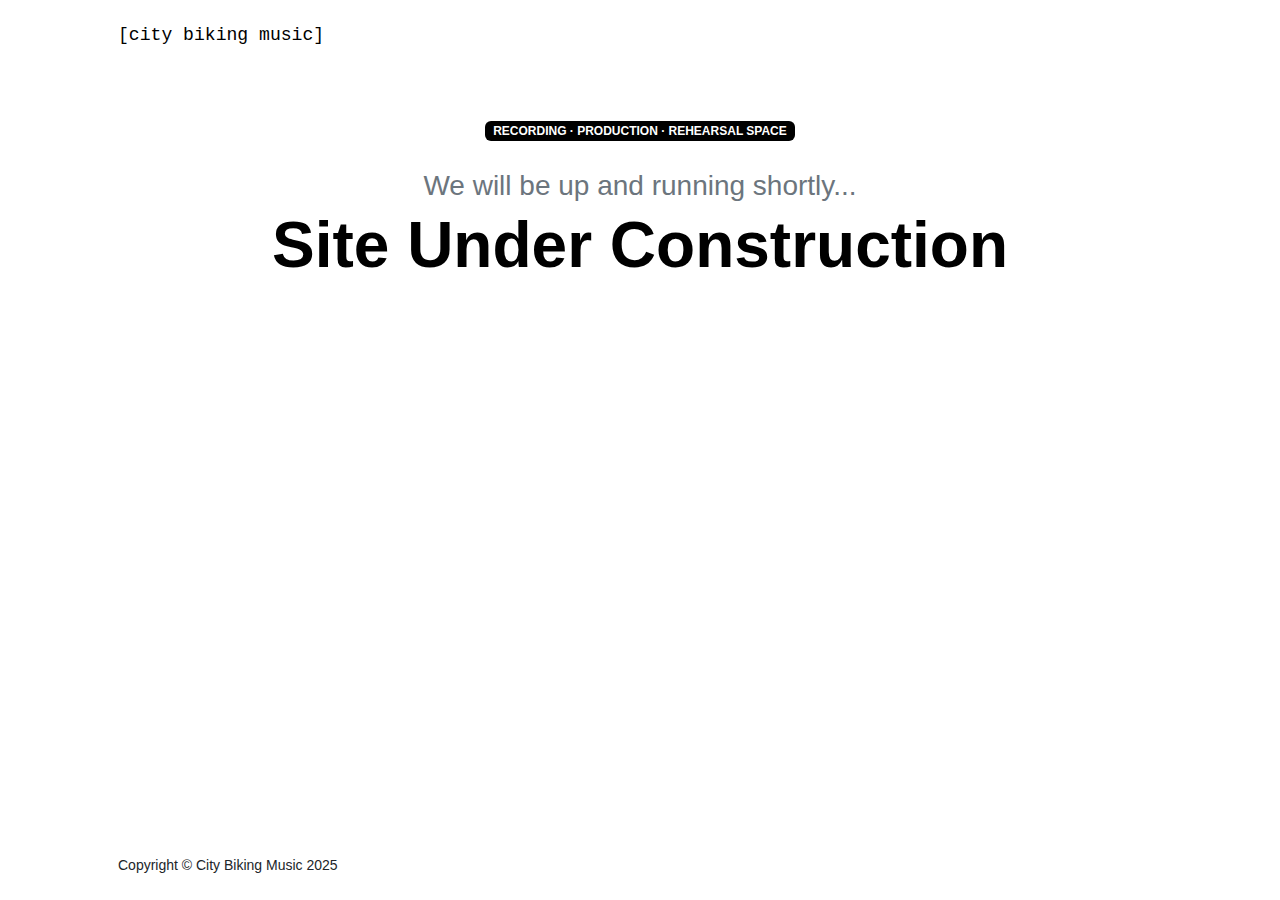
<file: index.html>
<!DOCTYPE html>
<html lang="en">
    <head>
        <meta charset="utf-8" />
        <meta name="viewport" content="width=device-width, initial-scale=1, shrink-to-fit=no" />
        <meta name="description" content="" />
        <meta name="author" content="" />
        <title>City Biking Music</title>
        <!-- Favicon-->
        <link rel="icon" type="image/x-icon" href="assets/bicycle-100.png" />
        <!-- Custom Google font-->
        <link rel="preconnect" href="https://fonts.googleapis.com" />
        <link rel="preconnect" href="https://fonts.gstatic.com" crossorigin />
        <link href="https://fonts.googleapis.com/css2?family=Plus+Jakarta+Sans:wght@100;200;300;400;500;600;700;800;900&amp;display=swap" rel="stylesheet" />
        <!-- Bootstrap icons-->
        <link href="https://cdn.jsdelivr.net/npm/bootstrap-icons@1.8.1/font/bootstrap-icons.css" rel="stylesheet" />
        <!-- Core theme CSS (includes Bootstrap)-->
        <link href="css/styles.css" rel="stylesheet" />
    </head>
    <body class="d-flex flex-column h-100">
        <main class="flex-shrink-0">
            <!-- Navigation-->
            <nav class="navbar navbar-expand-lg navbar-light bg-white py-3">
                <div class="container px-5">
                    <a class="navbar-brand" href="index.html"><span class="text-primary font-courier">[city biking music]</span></a>
                </div>
            </nav>
            <!-- Header-->
            <header class="py-5">
                <div class="container px-5 pb-5">
                    <div class="row gx-5 align-items-center">
                        <div class="col-xxl-5">
                            <!-- Header text content-->
                            <div class="text-center text-xxl-start">
                                <div class="badge bg-gradient-black-to-red text-white mb-4"><div class="text-uppercase">Recording &middot; Production &middot; Rehearsal Space</div></div>
                                <div class="fs-3 fw-light text-muted">We will be up and running shortly...</div>
                                <h1 class="display-3 fw-bolder mb-5"><span class="text-gradient-black-to-red d-inline">Site Under Construction</span></h1>
                            </div>
                        </div>
                    </div>
                </div>
            </header>
        </main>
        <!-- Footer-->
        <footer class="bg-white py-4 mt-auto">
            <div class="container px-5">
                <div class="row align-items-center justify-content-between flex-column flex-sm-row">
                    <div class="col-auto"><div class="small m-0">Copyright &copy; City Biking Music 2025</div></div>
                  
                </div>
            </div>
        </footer>
        <!-- Bootstrap core JS-->
        <script src="https://cdn.jsdelivr.net/npm/bootstrap@5.2.3/dist/js/bootstrap.bundle.min.js"></script>
        <!-- Core theme JS-->
        <script src="js/scripts.js"></script>
    </body>
</html>
</file>
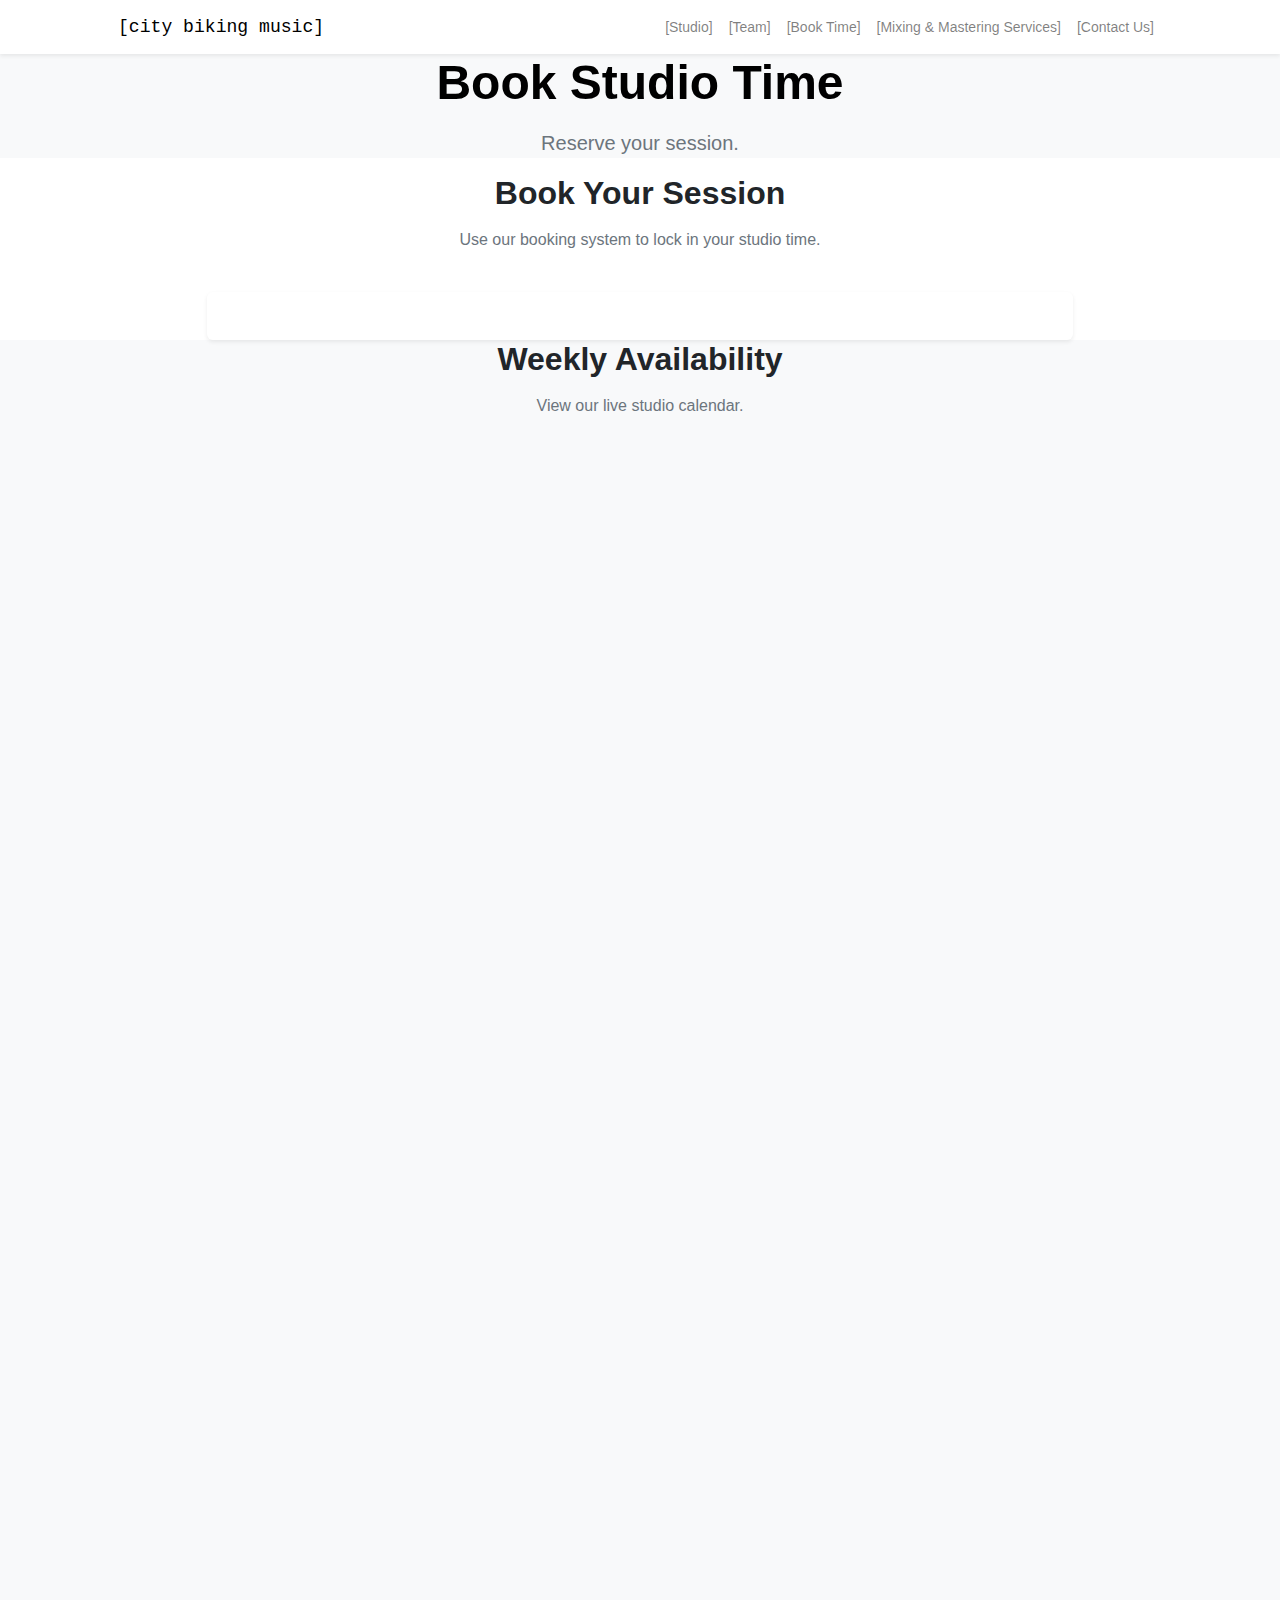
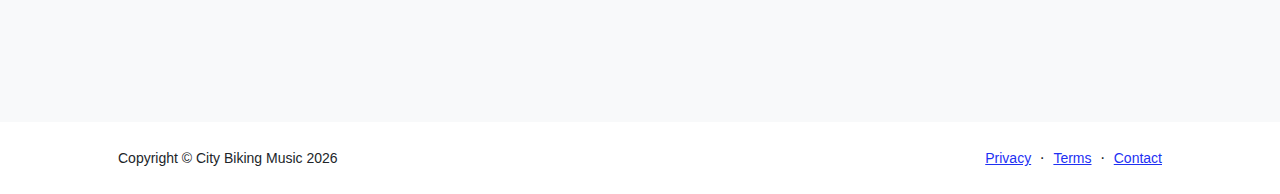
<file: book.html>
<!doctype html>
<html lang="en">
  <head>
    <meta charset="utf-8" />
    <meta
      name="viewport"
      content="width=device-width, initial-scale=1, shrink-to-fit=no"
    />
    <title>Book Studio Time | City Biking Music</title>

    <!-- Favicon-->
    <link rel="icon" type="image/x-icon" href="assets/usdotbike.png" />

    <!-- Google font-->
    <link rel="preconnect" href="https://fonts.googleapis.com" />
    <link rel="preconnect" href="https://fonts.gstatic.com" crossorigin />
    <link
      href="https://fonts.googleapis.com/css2?family=Plus+Jakarta+Sans:wght@300;400;500;600;700;800&display=swap"
      rel="stylesheet"
    />

    <!-- Bootstrap icons-->
    <link
      href="https://cdn.jsdelivr.net/npm/bootstrap-icons@1.8.1/font/bootstrap-icons.css"
      rel="stylesheet"
    />

    <!-- Core theme CSS -->
    <link href="css/styles.css" rel="stylesheet" />
  </head>

  <body class="d-flex flex-column h-100">
    <main class="flex-shrink-0">
      <!-- Navigation -->
      <nav class="navbar navbar-expand-lg navbar-light bg-white shadow-sm">
        <div class="container px-5">
          <a class="navbar-brand" href="index.html">
            <span class="text-primary font-courier">[city biking music]</span>
          </a>

          <button
            class="navbar-toggler"
            type="button"
            data-bs-toggle="collapse"
            data-bs-target="#navbarSupportedContent"
          >
            <span class="navbar-toggler-icon"></span>
          </button>

          <div class="collapse navbar-collapse" id="navbarSupportedContent">
            <ul class="navbar-nav ms-auto mb-2 mb-lg-0 small">
              <li class="nav-item">
                <a class="nav-link" href="studio.html">[Studio]</a>
              </li>
              <li class="nav-item">
                <a class="nav-link" href="team.html">[Team]</a>
              </li>
              <li class="nav-item">
                <a class="nav-link" href="book.html">[Book Time]</a>
              </li>
              <li class="nav-item">
                <a class="nav-link" href="services.html"
                  >[Mixing & Mastering Services]</a
                >
              </li>
              <li class="nav-item">
                <a class="nav-link" href="contact.html">[Contact Us]</a>
              </li>
            </ul>
          </div>
        </div>
      </nav>

      <!-- Header -->
      <header class="py-5a bg-light">
        <div class="container px-5">
          <div class="text-center">
            <h1 class="display-5 fw-bolder mb-3">
              <span class="text-gradient-black-to-red d-inline">
                Book Studio Time
              </span>
            </h1>
            <p class="fs-5 text-muted">Reserve your session.</p>
          </div>
        </div>
      </header>

      <!-- Booking Section -->
      <section class="py-5b">
        <div class="container px-5">
          <div class="row justify-content-center">
            <div class="col-lg-10 text-center mb-4">
              <h2 class="fw-bolder mb-3">Book Your Session</h2>
              <p class="text-muted">
                Use our booking system to lock in your studio time.
              </p>
            </div>

            <div class="col-lg-10">
              <div class="card shadow-sm border-0">
                <div class="card-body p-4">
                  <!-- Start Square Appointments Embed Code -->
                  <script src="https://square.site/appointments/buyer/widget/n4xo8z2viq13q4/LWWZ34JMPZPFE.js"></script>
                  <!-- End Square Appointments Embed Code -->
                </div>
              </div>
            </div>
          </div>
        </div>
      </section>

      <!-- Calendar Section -->
      <section class="py-5b bg-light">
        <div class="container px-5">
          <div class="row justify-content-center">
            <div class="col-lg-10 text-center mb-4">
              <h2 class="fw-bolder mb-3">Weekly Availability</h2>
              <p class="text-muted">View our live studio calendar.</p>
            </div>

            <!--<div class="col-lg-10">
                    <div class="ratio ratio-16x9 shadow-sm rounded-3 overflow-hidden">
                        <iframe
                            src="https://calendar.google.com/calendar/embed?src=citybikingmusic%40gmail.com&ctz=America%2FNew_York&mode=WEEK&showTitle=0&showTabs=0&showCalendars=0&showPrint=0"
                            style="border:0"
                            frameborder="0"
                            scrolling="no">
                        </iframe>
                    </div>
                </div>-->
            <div class="responsive-iframe-container big-container">
              <iframe
                src="https://calendar.google.com/calendar/embed?src=citybikingmusic%40gmail.com&ctz=America%2FNew_York&mode=WEEK&showTitle=0&showTabs=0&showCalendars=0&showPrint=0"
                style="border-width: 0"
                width="100%"
                height="650"
                frameborder="0"
                scrolling="no"
              >
              </iframe>
            </div>
            <div class="responsive-iframe-container small-container">
              <iframe
                src="https://calendar.google.com/calendar/embed?src=citybikingmusic%40gmail.com&ctz=America%2FNew_York&mode=AGENDA&showTitle=0&showTabs=0&showCalendars=0&showPrint=0"
                style="border-width: 0"
                width="100%"
                height="600"
                frameborder="0"
                scrolling="no"
              >
              </iframe>
            </div>
          </div>
        </div>
      </section>
    </main>

    <!-- Footer -->
    <footer class="bg-white py-4 mt-auto">
      <div class="container px-5">
        <div
          class="row align-items-center justify-content-between flex-column flex-sm-row"
        >
          <div class="col-auto">
            <div class="small m-0">Copyright &copy; City Biking Music 2026</div>
          </div>
          <div class="col-auto">
            <a class="small" href="#!">Privacy</a>
            <span class="mx-1">&middot;</span>
            <a class="small" href="#!">Terms</a>
            <span class="mx-1">&middot;</span>
            <a class="small" href="contact.html">Contact</a>
          </div>
        </div>
      </div>
    </footer>

    <!-- Bootstrap JS -->
    <script src="https://cdn.jsdelivr.net/npm/bootstrap@5.2.3/dist/js/bootstrap.bundle.min.js"></script>
    <script src="js/scripts.js"></script>
  </body>
</html>
</file>
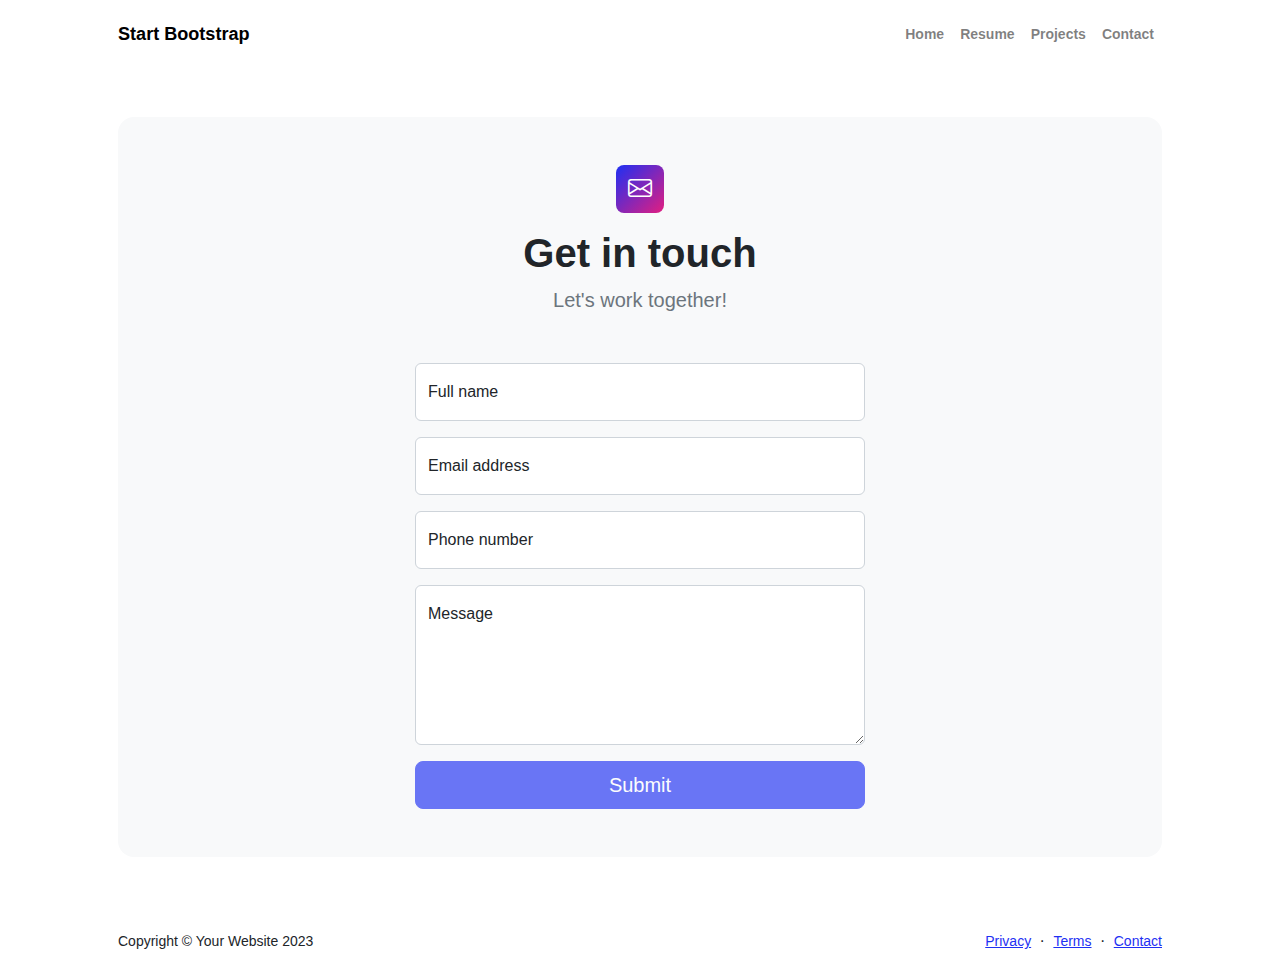
<file: contact.html>
<!DOCTYPE html>
<html lang="en">
    <head>
        <meta charset="utf-8" />
        <meta name="viewport" content="width=device-width, initial-scale=1, shrink-to-fit=no" />
        <meta name="description" content />
        <meta name="author" content />
        <title>Modern Business - Start Bootstrap Template</title>
        <!-- Favicon-->
        <link rel="icon" type="image/x-icon" href="assets/favicon.ico" />
        <!-- Custom Google font-->
        <link rel="preconnect" href="https://fonts.googleapis.com" />
        <link rel="preconnect" href="https://fonts.gstatic.com" crossorigin />
        <link href="https://fonts.googleapis.com/css2?family=Plus+Jakarta+Sans:wght@100;200;300;400;500;600;700;800;900&amp;display=swap" rel="stylesheet" />
        <!-- Bootstrap icons-->
        <link href="https://cdn.jsdelivr.net/npm/bootstrap-icons@1.8.1/font/bootstrap-icons.css" rel="stylesheet" />
        <!-- Core theme CSS (includes Bootstrap)-->
        <link href="css/styles.css" rel="stylesheet" />
    </head>
    <body class="d-flex flex-column">
        <main class="flex-shrink-0">
            <!-- Navigation-->
            <nav class="navbar navbar-expand-lg navbar-light bg-white py-3">
                <div class="container px-5">
                    <a class="navbar-brand" href="index.html"><span class="fw-bolder text-primary">Start Bootstrap</span></a>
                    <button class="navbar-toggler" type="button" data-bs-toggle="collapse" data-bs-target="#navbarSupportedContent" aria-controls="navbarSupportedContent" aria-expanded="false" aria-label="Toggle navigation"><span class="navbar-toggler-icon"></span></button>
                    <div class="collapse navbar-collapse" id="navbarSupportedContent">
                        <ul class="navbar-nav ms-auto mb-2 mb-lg-0 small fw-bolder">
                            <li class="nav-item"><a class="nav-link" href="index.html">Home</a></li>
                            <li class="nav-item"><a class="nav-link" href="resume.html">Resume</a></li>
                            <li class="nav-item"><a class="nav-link" href="projects.html">Projects</a></li>
                            <li class="nav-item"><a class="nav-link" href="contact.html">Contact</a></li>
                        </ul>
                    </div>
                </div>
            </nav>
            <!-- Page content-->
            <section class="py-5">
                <div class="container px-5">
                    <!-- Contact form-->
                    <div class="bg-light rounded-4 py-5 px-4 px-md-5">
                        <div class="text-center mb-5">
                            <div class="feature bg-primary bg-gradient-primary-to-secondary text-white rounded-3 mb-3"><i class="bi bi-envelope"></i></div>
                            <h1 class="fw-bolder">Get in touch</h1>
                            <p class="lead fw-normal text-muted mb-0">Let's work together!</p>
                        </div>
                        <div class="row gx-5 justify-content-center">
                            <div class="col-lg-8 col-xl-6">
                                <!-- * * * * * * * * * * * * * * *-->
                                <!-- * * SB Forms Contact Form * *-->
                                <!-- * * * * * * * * * * * * * * *-->
                                <!-- This form is pre-integrated with SB Forms.-->
                                <!-- To make this form functional, sign up at-->
                                <!-- https://startbootstrap.com/solution/contact-forms-->
                                <!-- to get an API token!-->
                                <form id="contactForm" data-sb-form-api-token="API_TOKEN">
                                    <!-- Name input-->
                                    <div class="form-floating mb-3">
                                        <input class="form-control" id="name" type="text" placeholder="Enter your name..." data-sb-validations="required" />
                                        <label for="name">Full name</label>
                                        <div class="invalid-feedback" data-sb-feedback="name:required">A name is required.</div>
                                    </div>
                                    <!-- Email address input-->
                                    <div class="form-floating mb-3">
                                        <input class="form-control" id="email" type="email" placeholder="name@example.com" data-sb-validations="required,email" />
                                        <label for="email">Email address</label>
                                        <div class="invalid-feedback" data-sb-feedback="email:required">An email is required.</div>
                                        <div class="invalid-feedback" data-sb-feedback="email:email">Email is not valid.</div>
                                    </div>
                                    <!-- Phone number input-->
                                    <div class="form-floating mb-3">
                                        <input class="form-control" id="phone" type="tel" placeholder="(123) 456-7890" data-sb-validations="required" />
                                        <label for="phone">Phone number</label>
                                        <div class="invalid-feedback" data-sb-feedback="phone:required">A phone number is required.</div>
                                    </div>
                                    <!-- Message input-->
                                    <div class="form-floating mb-3">
                                        <textarea class="form-control" id="message" type="text" placeholder="Enter your message here..." style="height: 10rem" data-sb-validations="required"></textarea>
                                        <label for="message">Message</label>
                                        <div class="invalid-feedback" data-sb-feedback="message:required">A message is required.</div>
                                    </div>
                                    <!-- Submit success message-->
                                    <!---->
                                    <!-- This is what your users will see when the form-->
                                    <!-- has successfully submitted-->
                                    <div class="d-none" id="submitSuccessMessage">
                                        <div class="text-center mb-3">
                                            <div class="fw-bolder">Form submission successful!</div>
                                            To activate this form, sign up at
                                            <br />
                                            <a href="https://startbootstrap.com/solution/contact-forms">https://startbootstrap.com/solution/contact-forms</a>
                                        </div>
                                    </div>
                                    <!-- Submit error message-->
                                    <!---->
                                    <!-- This is what your users will see when there is-->
                                    <!-- an error submitting the form-->
                                    <div class="d-none" id="submitErrorMessage"><div class="text-center text-danger mb-3">Error sending message!</div></div>
                                    <!-- Submit Button-->
                                    <div class="d-grid"><button class="btn btn-primary btn-lg disabled" id="submitButton" type="submit">Submit</button></div>
                                </form>
                            </div>
                        </div>
                    </div>
                </div>
            </section>
        </main>
        <!-- Footer-->
        <footer class="bg-white py-4 mt-auto">
            <div class="container px-5">
                <div class="row align-items-center justify-content-between flex-column flex-sm-row">
                    <div class="col-auto"><div class="small m-0">Copyright &copy; Your Website 2023</div></div>
                    <div class="col-auto">
                        <a class="small" href="#!">Privacy</a>
                        <span class="mx-1">&middot;</span>
                        <a class="small" href="#!">Terms</a>
                        <span class="mx-1">&middot;</span>
                        <a class="small" href="#!">Contact</a>
                    </div>
                </div>
            </div>
        </footer>
        <!-- Bootstrap core JS-->
        <script src="https://cdn.jsdelivr.net/npm/bootstrap@5.2.3/dist/js/bootstrap.bundle.min.js"></script>
        <!-- Core theme JS-->
        <script src="js/scripts.js"></script>
        <!-- * * * * * * * * * * * * * * * * * * * * * * * * * * * * * * * * * * * * * * * *-->
        <!-- * *                               SB Forms JS                               * *-->
        <!-- * * Activate your form at https://startbootstrap.com/solution/contact-forms * *-->
        <!-- * * * * * * * * * * * * * * * * * * * * * * * * * * * * * * * * * * * * * * * *-->
        <script src="https://cdn.startbootstrap.com/sb-forms-latest.js"></script>
    </body>
</html>
</file>
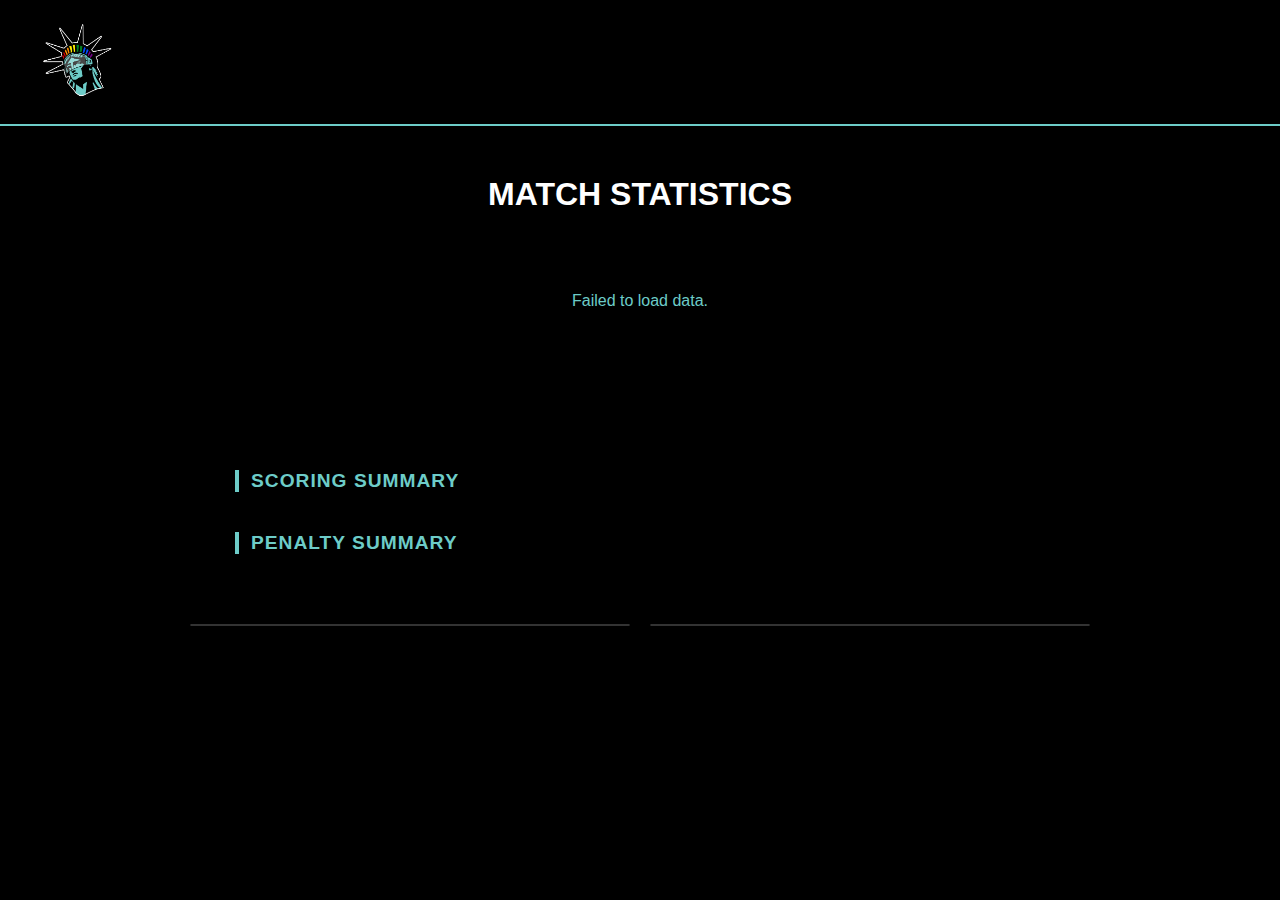
<file: game1.html>
<!DOCTYPE html>
<html lang="en">
<head>
    <meta charset="UTF-8">
    <meta name="viewport" content="width=device-width, initial-scale=1.0">
    <title>NYCPHA Game Summary</title>
    <style>
        :root {
            --nhl-black: #111111;
            --nhl-white: #ffffff;
            --nhl-gray: #aaaaaa;
            --nhl-border: #333333;
            --accent-green: #6dccc8;
            --penalty-red: #ff4444;
        }

        body {
            background-color: #000;
            color: var(--nhl-white);
            font-family: -apple-system, BlinkMacSystemFont, "Segoe UI", Roboto, Arial, sans-serif;
            margin: 0;
            padding: 0;
        }

        .summary-wrapper { max-width: 900px; margin: auto; padding: 0 20px; }

        /* --- GAME INFO HEADER --- */
        .game-header {
            background-color: var(--nhl-black);
            border: 1px solid var(--nhl-border);
            padding-bottom: 30px;
            padding-top: 30px;
            display: flex;
            justify-content: space-between;
            align-items: center;
            border-radius: 4px;
            margin-bottom: 20px;
        }

        .header-team { text-align: center; flex: 1; padding-inline: 20px;}
        .header-team-name { font-size: 1.4rem; font-weight: 800; text-transform: uppercase; margin-bottom: 5px; }
        .header-score { font-size: 3rem; font-weight: 900; color: var(--accent-green); }

        .header-details { text-align: center; flex: 1; border-left: 1px solid var(--nhl-border); border-right: 1px solid var(--nhl-border); padding-inline: 20px;}
        .details-text { color: var(--nhl-gray); font-size: 0.85rem; text-transform: uppercase; letter-spacing: 1px; margin: 4px 0; }

        /* --- LIST STYLING --- */
        h2 {
            font-size: 1.2rem;
            text-transform: uppercase;
            letter-spacing: 1px;
            border-left: 4px solid var(--accent-green);
            padding-left: 12px;
            margin: 40px 0 20px 0;
        }

        .row-container {
            display: flex;
            justify-content: space-between;
            align-items: center;
            background-color: var(--nhl-black);
            border-bottom: 1px solid var(--nhl-border);
            padding: 16px 20px;
        }

        .left-section { display: flex; align-items: center; gap: 16px; }

        .logo-circle {
            width: 60px; height: 60px;
            background: #252525; border-radius: 50%;
            display: flex; align-items: center; justify-content: center;
            border: 1px solid #444; flex-shrink: 0; overflow: hidden;
        }
        .logo-circle img { width: 100%; height: 100%; object-fit: cover; }

        .name-stack { display: flex; flex-direction: column; }
        .primary-text { font-size: 1.05rem; font-weight: 700; margin-bottom: 2px; }
        .secondary-text { font-size: 0.85rem; color: var(--nhl-gray); }

        .stats-section { display: flex; align-items: center; gap: 32px; }
        .stat-box { display: flex; flex-direction: column; align-items: center; min-width: 60px; }
        .stat-value { font-weight: 700; font-size: 1.1rem; margin-bottom: 4px; }
        .stat-label { font-size: 0.65rem; color: var(--nhl-gray); text-transform: uppercase; }

        /* --- VIDEO PLAYER STYLES --- */
        .video-drawer {
            display: none;
            background: #000;
            padding: 10px;
            border-bottom: 1px solid var(--nhl-border);
        }
        .video-wrapper {
            position: relative;
            padding-bottom: 56.25%; /* 16:9 Aspect Ratio */
            height: 0;
            overflow: hidden;
        }
        .video-wrapper iframe {
            position: absolute;
            top: 0; left: 0;
            width: 100%; height: 100%;
            border: 0;
        }
        .play-btn {
            background: none;
            border: none;
            color: var(--nhl-gray);
            cursor: pointer;
            padding: 5px;
            transition: color 0.2s;
            display: flex;
            align-items: center;
            justify-content: center;
        }
        .play-btn:hover { color: var(--accent-green); }
        .play-btn.active { color: var(--accent-green); }
        .no-video { opacity: 0.2; cursor: default; pointer-events: none; }

        #loading { text-align: center; padding: 40px; color: var(--accent-green); }
        /* --- RESPONSIVE FIX FOR SCORING & PENALTIES --- */
@media (max-width: 700px) {
    /* Stack the goal/penalty information vertically */
    .row-container {
        flex-direction: column;
        align-items: flex-start;
        padding: 15px;
        gap: 10px;
    }

    /* Ensure sections take up full width when stacked */
    .left-section, 
    .stats-section {
        width: 100%;
        justify-content: flex-start;
    }

    /* Add a slight indentation or styling to the bottom stats so they look distinct */
    .stats-section {
        border-top: 1px solid #222;
        padding-top: 10px;
        display: flex;
        justify-content: space-between; /* Keeps score and time on opposite ends */
    }

    /* Adjust the play button spacing when stacked */
    .play-btn {
        margin-right: 15px;
    }
}
    </style>
</head>
<body>

    <div class="header">
        <a href="https://nycpha.org/">
            <img src="NYCPHA-Rec/assets/nycpha logo.png" alt="NYCPHA Logo" class="logo">
        </a>
    </div>

<div class="container">
        <h1 style="margin-bottom:0px;">Match Statistics</h1>
        <h3 id="mainTitleSub" style="text-align:center; text-transform:uppercase; margin-top:0px;"></h3>
</div>

<div class="summary-wrapper">
    <div id="loading">Loading Game Data...</div>

    <div id="gameHeader" style="display: none;">
        <div class="game-header">
            <div class="header-team">
                <div id="awayName" class="header-team-name">Away</div>
                <div id="awayScore" class="header-score">0</div>
            </div>
            <div class="header-details">
                <div id="gameTime" class="details-text">Time TBD</div>
                <div id="gameDate" class="details-text">Date TBD</div>
                <div id="gameRink" class="details-text">Rink TBD</div>
                <div class="details-text" style="color: var(--accent-green); font-weight: bold;">FINAL</div>
            </div>
            <div class="header-team">
                <div id="homeName" class="header-team-name">Home</div>
                <div id="homeScore" class="header-score">0</div>
            </div>
        </div>
    </div>

   <div class="box-score-wrapper">
    <link rel="stylesheet" href="NYCPHA-Rec/PHAstyles.css">
    <div id="linescore" class="linescore-container" style="display: none;">
        <table class="linescore-table">
            <thead>
                <tr id="linescoreHeaderRow">
                    <th>Team</th>
                    <th>1</th><th>2</th><th>3</th>
                    <th class="linescore-total">T</th>
                </tr>
            </thead>
            <tbody id="linescoreBody"></tbody>
        </table>
    </div>

    <div id="shotscore" class="linescore-container" style="display: none;">
        <table class="linescore-table">
            <thead>
                <tr id="shotscoreHeaderRow">
                    <th>Shots</th>
                    <th>1</th><th>2</th><th>3</th>
                    <th class="linescore-total">T</th>
                </tr>
            </thead>
            <tbody id="shotscoreBody"></tbody>
        </table>
    </div>
</div> 
<div class="container">

    <h2>Scoring Summary</h2>
    <div id="goalList"></div>

    <h2>Penalty Summary</h2>
    <div id="penaltyList"></div>

</div>

    <div id="extraStatsContainer" class="box-score-wrapper" style="display: none;">
        <div class="linescore-container">
            <table class="linescore-table">
                <tbody id="scorepoolBody"></tbody>
            </table>
        </div>
        <div class="linescore-container">
            <table class="linescore-table">
                <tbody id="officialsBody"></tbody>
            </table>
        </div>
    </div>

    

<div id="miscInfoContainer" style="margin-top: 60px;">
    <div id="miscBody" style="color: var(--nhl-white); font-size: 0.9rem; line-height: 1.8;"></div>
</div>

<script>
    const SCRIPT_URL = "https://script.google.com/macros/s/AKfycbw59jDR6xEeAljsogMGl68GrI5rNLZ418K3SSWab5OvvWpV54YW9HRXnH9_OhtA6qE/exec";

    const TEAM_LOGOS = {
        "Pink Yetis": "NYCPHA-Rec/assets/py.png",
        "Fiesta Penguins": "NYCPHA-Rec/assets/fp.png",
        "default": "NYCPHA-Rec/assets/nycpha logo.png"
    };

    function getLogo(teamName) { return TEAM_LOGOS[teamName] || TEAM_LOGOS["default"]; }
    function formatInitial(first, last) { return (first && last) ? `${first.charAt(0)}. ${last}` : ""; }

    function getEmbedUrl(url) {
    if (!url) return null;

    // YouTube Handling
    if (url.includes('youtube.com/watch?v=')) {
        return url.replace('watch?v=', 'embed/');
    }
    if (url.includes('youtu.be/')) {
        return url.replace('youtu.be/', 'youtube.com/embed/');
    }

    // Handle Google Drive
    if (url.includes('drive.google.com')) {
        let fileId = "";
        // Extract ID from standard link or viewer link
        if (url.includes('/d/')) {
            fileId = url.split('/d/')[1].split('/')[0];
        } else if (url.includes('id=')) {
            fileId = url.split('id=')[1].split('&')[0];
        }
        
        // Use /preview for maximum compatibility and to prevent preload errors
        return `https://drive.google.com/file/d/${fileId}/preview`;
    }
    
    return url;
}

    function toggleVideo(id, url) {
    const drawer = document.getElementById(`video-${id}`);
    const btn = document.getElementById(`btn-${id}`);
    const embedUrl = getEmbedUrl(url);

    if (drawer.classList.contains('active')) {
        drawer.classList.remove('active');
        btn.classList.remove('active');
        // Clear the iframe after the 0.5s pull-up animation finishes
        setTimeout(() => {
            if (!drawer.classList.contains('active')) drawer.innerHTML = '';
        }, 500);
    } else {
        // 1. Close others
        document.querySelectorAll('.video-drawer').forEach(d => d.classList.remove('active'));
        document.querySelectorAll('.play-btn').forEach(b => b.classList.remove('active'));

        // 2. Add the active class FIRST (starts the push-down animation)
        drawer.classList.add('active');
        btn.classList.add('active');

        // 3. Wait 100ms for the animation to be underway before injecting the iframe
        // This prevents the "preloaded but not used" warning
        setTimeout(() => {
            drawer.innerHTML = `
                <div class="video-wrapper" style="padding: 10px;">
                    <iframe 
                        src="${embedUrl}?autoplay=1" 
                        allowfullscreen 
                        allow="autoplay"
                        style="border:none; width:100%; height:100%;">
                    </iframe>
                </div>`;
        }, 100);
    }
}

    function cleanTime(timeStr) {
        if (!timeStr) return "00:00";
        if (timeStr.includes("T")) {
            const timePart = timeStr.split("T")[1];
            const parts = timePart.split(":");
            return `${parts[1]}:${parts[2].substring(0,2)}`;
        }
        if (timeStr.includes("1899")) {
            const match = timeStr.match(/(\d{2}:\d{2}:\d{2})/);
            if (match) {
                const parts = match[0].split(":");
                return `${parts[1]}:${parts[2]}`;
            }
        }
        return timeStr;
    }

    async function fetchGameData() {
        try {
            const response = await fetch(SCRIPT_URL);
            const data = await response.json();
            
            renderHeader(data.gameInfo);
            renderLinescore(data); // Render Goals
            renderShots(data);     // Render Shots
            renderExtraTables(data);
            renderScoring(data.scoring || []);
            renderPenalties(data.penalties || []);
            
            document.getElementById('loading').style.display = 'none';
            document.getElementById('gameHeader').style.display = 'block';
            document.getElementById('linescore').style.display = 'block';
            document.getElementById('shotscore').style.display = 'block';
        } catch (err) {
            document.getElementById('loading').innerText = "Failed to load data.";
        }
    }

    function renderHeader(info) {
    if (!info) return;
    document.getElementById('awayName').innerText = info.homeTeam || "Home";
    document.getElementById('awayScore').innerText = info.homeScore ?? 0;
    
    document.getElementById('homeName').innerText = info.awayTeam || "Away";
    document.getElementById('homeScore').innerText = info.awayScore ?? 0;
    
    document.getElementById('gameTime').innerText = info.gameTime;
    document.getElementById('gameDate').innerText = info.date || "TBD";
    document.getElementById('gameRink').innerText = info.rink || "TBD";
    document.getElementById('mainTitleSub').innerText = `Game #${info.gameNumber}`;
}

    function renderScoring(goals) {
        const list = document.getElementById('goalList');
        list.innerHTML = goals.map((g, index) => {
            const scorer = `${g.scorerFirstName} ${g.scorerLastName}`.trim() || "Unknown Player";
            const a1 = formatInitial(g.assist1First, g.assist1Last);
            const a2 = formatInitial(g.assist2First, g.assist2Last);
            const assistStr = (a1 && a2) ? `${a1}, ${a2}` : (a1 || "Unassisted");
            
            const hasVideo = g.videoUrl && g.videoUrl.trim() !== "";
            const videoAction = hasVideo ? `onclick="toggleVideo(${index}, '${g.videoUrl}')"` : "";

            return `
            <div class="goal-item">
                <div class="row-container">
                    <div class="left-section">
                        <div class="logo-circle"><img src="${getLogo(g.team)}" alt="${g.team}"></div>
                        <div class="name-stack">
                            <div class="primary-text">${scorer}</div>
                            <div class="secondary-text">${assistStr}</div>
                        </div>
                    </div>
                    <div class="stats-section">
                        <div class="stat-box"><div class="stat-value">${g.scoreAtTime}</div><div class="stat-label">Score</div></div>
                        <div class="stat-box"><div class="stat-value">${g.time}</div><div class="stat-label">Time</div></div>
                        <div class="stat-box"><div class="stat-value">${g.period}</div><div class="stat-label">Per</div></div>
                        <button id="btn-${index}" class="play-btn ${!hasVideo ? 'no-video' : ''}" ${videoAction}>
                            <svg width="28" height="28" viewBox="0 0 24 24" fill="currentColor">
                                <path d="M12 2C6.48 2 2 6.48 2 12s4.48 10 10 10 10-4.48 10-10S17.52 2 12 2M9.5 16.5v-9l7 4.5z"></path>
                            </svg>
                        </button>
                    </div>
                </div>
                <div id="video-${index}" class="video-drawer"></div>
            </div>`;
        }).join('');
    }

    function renderPenalties(penalties) {
        const list = document.getElementById('penaltyList');
        if (penalties.length === 0) {
            list.innerHTML = '<div style="padding:20px; color:gray;">No penalties recorded.</div>';
            return;
        }
        list.innerHTML = penalties.map(p => {
            const pName = `${p.playerFirstName} ${p.playerLastName}`.trim() || "Unknown Player";
            return `
            <div class="row-container">
                <div class="left-section">
                    <div class="logo-circle"><img src="${getLogo(p.team)}" alt="${p.team}"></div>
                    <div class="name-stack">
                        <div class="primary-text">${pName}</div>
                        <div class="secondary-text" style="color:var(--penalty-red)">${p.infraction}</div>
                    </div>
                </div>
                <div class="stats-section">
                    <div class="stat-box">
                        <div class="stat-value">${p.pim} min</div>
                        <div class="stat-label">PIM</div>
                    </div>
                    <div class="stat-box">
                        <div class="stat-value">${cleanTime(p.time)}</div>
                        <div class="stat-label">Time</div>
                    </div>
                    <div class="stat-box">
                        <div class="stat-value">${p.period}</div>
                        <div class="stat-label">Per</div>
                    </div>
                </div>
            </div>`;
        }).join('');
    }

    function renderLinescore(data) {
    const headerRow = document.getElementById('linescoreHeaderRow');
    const body = document.getElementById('linescoreBody');
    const ls = data.linescore;
    const info = data.gameInfo;

    headerRow.innerHTML = `
        <th style="text-align:left; padding-left:16px;">Linescore</th>
        <th>1st</th><th>2nd</th><th>3rd</th>
        ${ls.isOvertime ? '<th>OT</th>' : ''}
        <th class="linescore-total">T</th>
    `;

    const teams = [
        { name: info.homeTeam, scores: ls.home, total: info.homeScore },
        { name: info.awayTeam, scores: ls.away, total: info.awayScore }
    ];

    body.innerHTML = teams.map(t => `
        <tr>
            <td>
                <div class="team-cell-wrapper">
                    <img src="${getLogo(t.name)}" class="mini-logo">
                    <span class="team-abbr">${t.name}</span>
                </div>
            </td>
            <td>${t.scores[0] || 0}</td>
            <td>${t.scores[1] || 0}</td>
            <td>${t.scores[2] || 0}</td>
            ${ls.isOvertime ? `<td>${t.scores[3] || 0}</td>` : ''}
            <td class="linescore-total">${t.total}</td>
        </tr>
    `).join('');
    }

    function renderShots(data) {
    const headerRow = document.getElementById('shotscoreHeaderRow');
    const body = document.getElementById('shotscoreBody');
    const shots = data.shots;
    const ls = data.linescore;
    const info = data.gameInfo;

    headerRow.innerHTML = `
        <th style="text-align:left; padding-left:16px;">Shots on Goal</th>
        <th>1st</th><th>2nd</th><th>3rd</th>
        ${ls.isOvertime ? '<th>OT</th>' : ''}
        <th class="linescore-total">T</th>
    `;

    const teams = [
        { name: info.homeTeam, scores: shots.home, total: shots.home.reduce((a, b) => a + b, 0) },
        { name: info.awayTeam, scores: shots.away, total: shots.away.reduce((a, b) => a + b, 0) }
    ];

    body.innerHTML = teams.map(t => `
        <tr>
            <td>
                <div class="team-cell-wrapper">
                    <img src="${getLogo(t.name)}" class="mini-logo">
                    <span class="team-abbr">${t.name}</span>
                </div>
            </td>
            <td>${t.scores[0]}</td>
            <td>${t.scores[1]}</td>
            <td>${t.scores[2]}</td>
            ${ls.isOvertime ? `<td>${t.scores[3]}</td>` : ''}
            <td class="linescore-total">${t.total}</td>
        </tr>
    `).join('');
    }

    function renderExtraTables(data) {
    const spBody = document.getElementById('scorepoolBody');
    const offBody = document.getElementById('officialsBody');
    
    // Render Scorepool
    spBody.innerHTML = data.scorepool.map(row => `
        <tr>
            <td style="padding-left:16px;">${row.label}</td>
            <td style="text-align:right; padding-right:16px;">${row.value}</td>
        </tr>
    `).join('');

    // Render Officials
    offBody.innerHTML = data.officials.map(row => `
        <tr>
            <td style="padding-left:16px;">${row.position}</td>
            <td style="text-align:right; padding-right:16px;">${row.name}</td>
        </tr>
    `).join('');

    // Render Misc Info as a text list
const miscBody = document.getElementById('miscBody');

miscBody.innerHTML = data.miscInfo.map((row, index) => {
    // Join columns with ": " only if the current column has a value AND there is a value in any subsequent column
    const lineText = row.map((cell, i) => {
        const trimmedCell = cell.trim();
        if (!trimmedCell) return "";
        
        // Check if any of the remaining columns in this row have data
        const hasFollowUp = row.slice(i + 1).some(nextCell => nextCell.trim() !== "");
        
        return hasFollowUp ? trimmedCell + ": " : trimmedCell;
    }).join("").trim();
    
    // Only return if the line isn't empty
    if (!lineText) return '';

    // If it's the first row, wrap in H3 with specific styles; otherwise use a div
    return index === 0 
        ? `<h3 style="color: var(--nhl-gray); font-size: 0.8rem; text-transform: uppercase; letter-spacing: 1px; margin-top: 20px; margin-bottom: 15px; border-bottom: 1px solid var(--nhl-border); padding-bottom: 5px;">${lineText}</h3>`
        : `<div style="margin-bottom: 8px;">${lineText}</div>`;
}).join('');

document.getElementById('extraStatsContainer').style.display = 'flex';
    }

    window.onload = fetchGameData;
</script>

</body>
</html>
</file>
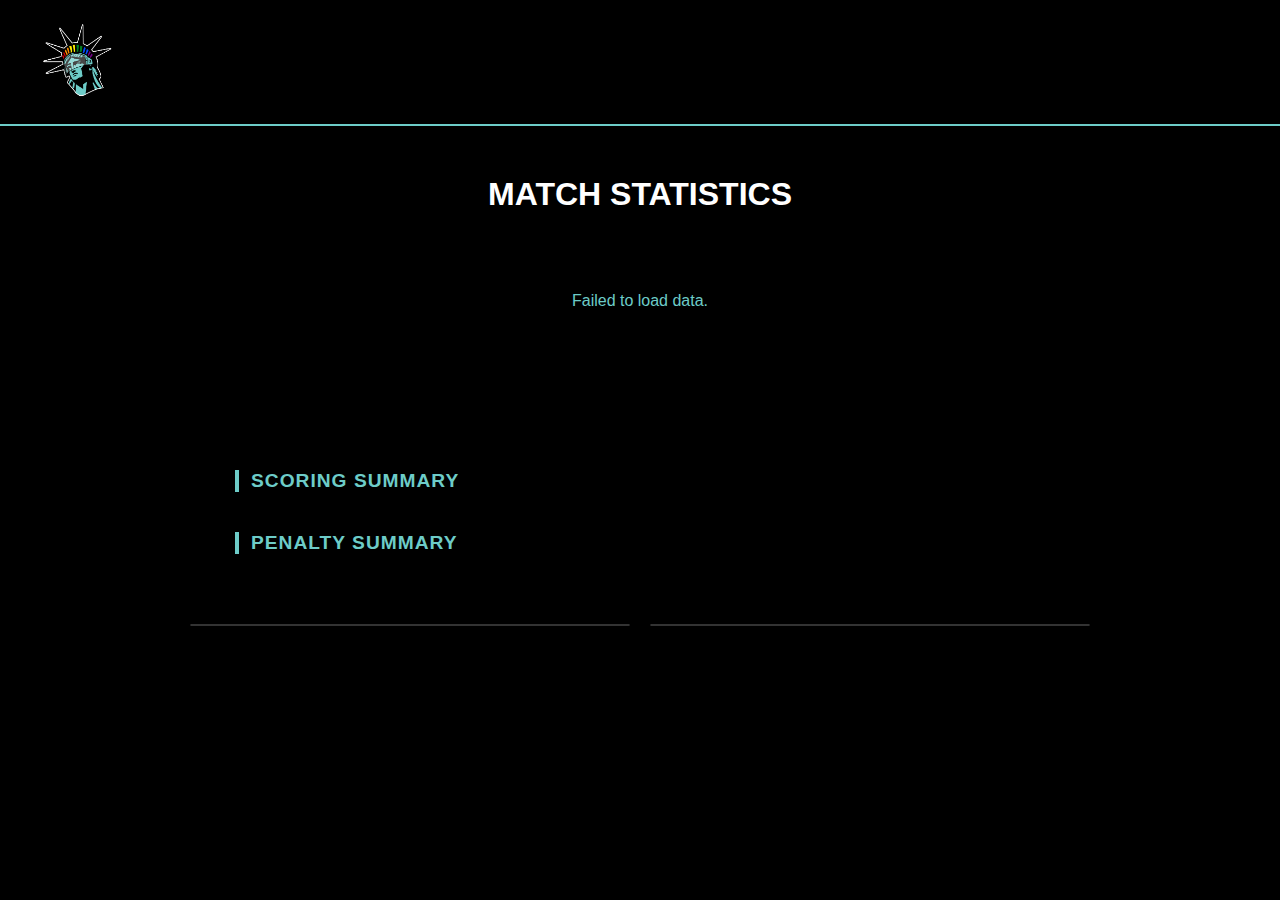
<file: game2.html>
<!DOCTYPE html>
<html lang="en">
<head>
    <meta charset="UTF-8">
    <meta name="viewport" content="width=device-width, initial-scale=1.0">
    <title>NYCPHA Game Summary</title>
    <style>
        :root {
            --nhl-black: #111111;
            --nhl-white: #ffffff;
            --nhl-gray: #aaaaaa;
            --nhl-border: #333333;
            --accent-green: #6dccc8;
            --penalty-red: #ff4444;
        }

        body {
            background-color: #000;
            color: var(--nhl-white);
            font-family: -apple-system, BlinkMacSystemFont, "Segoe UI", Roboto, Arial, sans-serif;
            margin: 0;
            padding: 0;
        }

        .summary-wrapper { max-width: 900px; margin: auto; padding: 0 20px; }

        /* --- GAME INFO HEADER --- */
        .game-header {
            background-color: var(--nhl-black);
            border: 1px solid var(--nhl-border);
            padding-bottom: 30px;
            padding-top: 30px;
            display: flex;
            justify-content: space-between;
            align-items: center;
            border-radius: 4px;
            margin-bottom: 20px;
        }

        .header-team { text-align: center; flex: 1; padding-inline: 20px;}
        .header-team-name { font-size: 1.4rem; font-weight: 800; text-transform: uppercase; margin-bottom: 5px; }
        .header-score { font-size: 3rem; font-weight: 900; color: var(--accent-green); }

        .header-details { text-align: center; flex: 1; border-left: 1px solid var(--nhl-border); border-right: 1px solid var(--nhl-border); padding-inline: 20px;}
        .details-text { color: var(--nhl-gray); font-size: 0.85rem; text-transform: uppercase; letter-spacing: 1px; margin: 4px 0; }

        /* --- LIST STYLING --- */
        h2 {
            font-size: 1.2rem;
            text-transform: uppercase;
            letter-spacing: 1px;
            border-left: 4px solid var(--accent-green);
            padding-left: 12px;
            margin: 40px 0 20px 0;
        }

        .row-container {
            display: flex;
            justify-content: space-between;
            align-items: center;
            background-color: var(--nhl-black);
            border-bottom: 1px solid var(--nhl-border);
            padding: 16px 20px;
        }

        .left-section { display: flex; align-items: center; gap: 16px; }

        .logo-circle {
            width: 60px; height: 60px;
            background: #252525; border-radius: 50%;
            display: flex; align-items: center; justify-content: center;
            border: 1px solid #444; flex-shrink: 0; overflow: hidden;
        }
        .logo-circle img { width: 100%; height: 100%; object-fit: cover; }

        .name-stack { display: flex; flex-direction: column; }
        .primary-text { font-size: 1.05rem; font-weight: 700; margin-bottom: 2px; }
        .secondary-text { font-size: 0.85rem; color: var(--nhl-gray); }

        .stats-section { display: flex; align-items: center; gap: 32px; }
        .stat-box { display: flex; flex-direction: column; align-items: center; min-width: 60px; }
        .stat-value { font-weight: 700; font-size: 1.1rem; margin-bottom: 4px; }
        .stat-label { font-size: 0.65rem; color: var(--nhl-gray); text-transform: uppercase; }

        /* --- VIDEO PLAYER STYLES --- */
        .video-drawer {
            display: none;
            background: #000;
            padding: 10px;
            border-bottom: 1px solid var(--nhl-border);
        }
        .video-wrapper {
            position: relative;
            padding-bottom: 56.25%; /* 16:9 Aspect Ratio */
            height: 0;
            overflow: hidden;
        }
        .video-wrapper iframe {
            position: absolute;
            top: 0; left: 0;
            width: 100%; height: 100%;
            border: 0;
        }
        .play-btn {
            background: none;
            border: none;
            color: var(--nhl-gray);
            cursor: pointer;
            padding: 5px;
            transition: color 0.2s;
            display: flex;
            align-items: center;
            justify-content: center;
        }
        .play-btn:hover { color: var(--accent-green); }
        .play-btn.active { color: var(--accent-green); }
        .no-video { opacity: 0.2; cursor: default; pointer-events: none; }

        #loading { text-align: center; padding: 40px; color: var(--accent-green); }
        /* --- RESPONSIVE FIX FOR SCORING & PENALTIES --- */
@media (max-width: 700px) {
    /* Stack the goal/penalty information vertically */
    .row-container {
        flex-direction: column;
        align-items: flex-start;
        padding: 15px;
        gap: 10px;
    }

    /* Ensure sections take up full width when stacked */
    .left-section, 
    .stats-section {
        width: 100%;
        justify-content: flex-start;
    }

    /* Add a slight indentation or styling to the bottom stats so they look distinct */
    .stats-section {
        border-top: 1px solid #222;
        padding-top: 10px;
        display: flex;
        justify-content: space-between; /* Keeps score and time on opposite ends */
    }

    /* Adjust the play button spacing when stacked */
    .play-btn {
        margin-right: 15px;
    }
}
    </style>
</head>
<body>

    <div class="header">
        <a href="https://nycpha.org/">
            <img src="NYCPHA-Rec/assets/nycpha logo.png" alt="NYCPHA Logo" class="logo">
        </a>
    </div>

<div class="container">
        <h1 style="margin-bottom:0px;">Match Statistics</h1>
        <h3 id="mainTitleSub" style="text-align:center; text-transform:uppercase; margin-top:0px;"></h3>
</div>

<div class="summary-wrapper">
    <div id="loading">Loading Game Data...</div>

    <div id="gameHeader" style="display: none;">
        <div class="game-header">
            <div class="header-team">
                <div id="awayName" class="header-team-name">Away</div>
                <div id="awayScore" class="header-score">0</div>
            </div>
            <div class="header-details">
                <div id="gameTime" class="details-text">Time TBD</div>
                <div id="gameDate" class="details-text">Date TBD</div>
                <div id="gameRink" class="details-text">Rink TBD</div>
                <div class="details-text" style="color: var(--accent-green); font-weight: bold;">FINAL</div>
            </div>
            <div class="header-team">
                <div id="homeName" class="header-team-name">Home</div>
                <div id="homeScore" class="header-score">0</div>
            </div>
        </div>
    </div>

   <div class="box-score-wrapper">
    <link rel="stylesheet" href="NYCPHA-Rec/PHAstyles.css">
    <div id="linescore" class="linescore-container" style="display: none;">
        <table class="linescore-table">
            <thead>
                <tr id="linescoreHeaderRow">
                    <th>Team</th>
                    <th>1</th><th>2</th><th>3</th>
                    <th class="linescore-total">T</th>
                </tr>
            </thead>
            <tbody id="linescoreBody"></tbody>
        </table>
    </div>

    <div id="shotscore" class="linescore-container" style="display: none;">
        <table class="linescore-table">
            <thead>
                <tr id="shotscoreHeaderRow">
                    <th>Shots</th>
                    <th>1</th><th>2</th><th>3</th>
                    <th class="linescore-total">T</th>
                </tr>
            </thead>
            <tbody id="shotscoreBody"></tbody>
        </table>
    </div>
</div> 
<div class="container">

    <h2>Scoring Summary</h2>
    <div id="goalList"></div>

    <h2>Penalty Summary</h2>
    <div id="penaltyList"></div>

</div>

    <div id="extraStatsContainer" class="box-score-wrapper" style="display: none;">
        <div class="linescore-container">
            <table class="linescore-table">
                <tbody id="scorepoolBody"></tbody>
            </table>
        </div>
        <div class="linescore-container">
            <table class="linescore-table">
                <tbody id="officialsBody"></tbody>
            </table>
        </div>
    </div>

    

<div id="miscInfoContainer" style="margin-top: 60px;">
    <div id="miscBody" style="color: var(--nhl-white); font-size: 0.9rem; line-height: 1.8;"></div>
</div>

<script>
    const SCRIPT_URL = "https://script.google.com/macros/s/AKfycbxyZHlLsFtfalTXqltP6DGk_tbPWPqGHQrh3v7rxu1vIDEKoK50LUj02HZI1W35dY0/exec";

    const TEAM_LOGOS = {
        "Pink Yetis": "NYCPHA-Rec/assets/py.png",
        "Fiesta Penguins": "NYCPHA-Rec/assets/fp.png",
        "default": "NYCPHA-Rec/assets/nycpha logo.png"
    };

    function getLogo(teamName) { return TEAM_LOGOS[teamName] || TEAM_LOGOS["default"]; }
    function formatInitial(first, last) { return (first && last) ? `${first.charAt(0)}. ${last}` : ""; }

    function getEmbedUrl(url) {
    if (!url) return null;

    // YouTube Handling
    if (url.includes('youtube.com/watch?v=')) {
        return url.replace('watch?v=', 'embed/');
    }
    if (url.includes('youtu.be/')) {
        return url.replace('youtu.be/', 'youtube.com/embed/');
    }

    // NEW: Google Drive Handling
    // Converts /file/d/ID/view to /video/layout/preview?id=ID
    if (url.includes('drive.google.com')) {
        const driveIdMatch = url.match(/\/d\/(.+?)\/(view|edit|copy)/);
        if (driveIdMatch && driveIdMatch[1]) {
            return `https://drive.google.com/video/layout/preview?id=${driveIdMatch[1]}`;
        }
    }
    
    return url;
}

    function toggleVideo(id, url) {
        const drawer = document.getElementById(`video-${id}`);
        const btn = document.getElementById(`btn-${id}`);
        const embedUrl = getEmbedUrl(url);

        if (drawer.style.display === 'block') {
            drawer.style.display = 'none';
            drawer.innerHTML = `
            <div class="video-wrapper">
                <iframe 
                    src="${embedUrl}" 
                    allow="autoplay; fullscreen" 
                    allowfullscreen="true" 
                    webkitallowfullscreen="true" 
                    mozallowfullscreen="true">
                </iframe>
            </div>`; 
            btn.classList.remove('active');
        } else {
            // Close other open videos first (Optional but recommended)
            document.querySelectorAll('.video-drawer').forEach(d => {
                d.style.display = 'none';
                d.innerHTML = '';
            });
            document.querySelectorAll('.play-btn').forEach(b => b.classList.remove('active'));

            drawer.style.display = 'block';
            drawer.innerHTML = `
                <div class="video-wrapper">
                    <iframe src="${embedUrl}?autoplay=1" allowfullscreen allow="autoplay"></iframe>
                </div>`;
            btn.classList.add('active');
        }
    }

    function cleanTime(timeStr) {
        if (!timeStr) return "00:00";
        if (timeStr.includes("T")) {
            const timePart = timeStr.split("T")[1];
            const parts = timePart.split(":");
            return `${parts[1]}:${parts[2].substring(0,2)}`;
        }
        if (timeStr.includes("1899")) {
            const match = timeStr.match(/(\d{2}:\d{2}:\d{2})/);
            if (match) {
                const parts = match[0].split(":");
                return `${parts[1]}:${parts[2]}`;
            }
        }
        return timeStr;
    }

    async function fetchGameData() {
        try {
            const response = await fetch(SCRIPT_URL);
            const data = await response.json();
            
            renderHeader(data.gameInfo);
            renderLinescore(data); // Render Goals
            renderShots(data);     // Render Shots
            renderExtraTables(data);
            renderScoring(data.scoring || []);
            renderPenalties(data.penalties || []);
            
            document.getElementById('loading').style.display = 'none';
            document.getElementById('gameHeader').style.display = 'block';
            document.getElementById('linescore').style.display = 'block';
            document.getElementById('shotscore').style.display = 'block';
        } catch (err) {
            document.getElementById('loading').innerText = "Failed to load data.";
        }
    }

    function renderHeader(info) {
    if (!info) return;
    document.getElementById('awayName').innerText = info.homeTeam || "Home";
    document.getElementById('awayScore').innerText = info.homeScore ?? 0;
    
    document.getElementById('homeName').innerText = info.awayTeam || "Away";
    document.getElementById('homeScore').innerText = info.awayScore ?? 0;
    
    document.getElementById('gameTime').innerText = info.gameTime;
    document.getElementById('gameDate').innerText = info.date || "TBD";
    document.getElementById('gameRink').innerText = info.rink || "TBD";
    document.getElementById('mainTitleSub').innerText = `Game #${info.gameNumber}`;
}

    function renderScoring(goals) {
        const list = document.getElementById('goalList');
        list.innerHTML = goals.map((g, index) => {
            const scorer = `${g.scorerFirstName} ${g.scorerLastName}`.trim() || "Unknown Player";
            const a1 = formatInitial(g.assist1First, g.assist1Last);
            const a2 = formatInitial(g.assist2First, g.assist2Last);
            const assistStr = (a1 && a2) ? `${a1}, ${a2}` : (a1 || "Unassisted");
            
            const hasVideo = g.videoUrl && g.videoUrl.trim() !== "";
            const videoAction = hasVideo ? `onclick="toggleVideo(${index}, '${g.videoUrl}')"` : "";

            return `
            <div class="goal-item">
                <div class="row-container">
                    <div class="left-section">
                        <div class="logo-circle"><img src="${getLogo(g.team)}" alt="${g.team}"></div>
                        <div class="name-stack">
                            <div class="primary-text">${scorer}</div>
                            <div class="secondary-text">${assistStr}</div>
                        </div>
                    </div>
                    <div class="stats-section">
                        <div class="stat-box"><div class="stat-value">${g.scoreAtTime}</div><div class="stat-label">Score</div></div>
                        <div class="stat-box"><div class="stat-value">${g.time}</div><div class="stat-label">Time</div></div>
                        <div class="stat-box"><div class="stat-value">${g.period}</div><div class="stat-label">Per</div></div>
                        <button id="btn-${index}" class="play-btn ${!hasVideo ? 'no-video' : ''}" ${videoAction}>
                            <svg width="28" height="28" viewBox="0 0 24 24" fill="currentColor">
                                <path d="M12 2C6.48 2 2 6.48 2 12s4.48 10 10 10 10-4.48 10-10S17.52 2 12 2M9.5 16.5v-9l7 4.5z"></path>
                            </svg>
                        </button>
                    </div>
                </div>
                <div id="video-${index}" class="video-drawer"></div>
            </div>`;
        }).join('');
    }

    function renderPenalties(penalties) {
        const list = document.getElementById('penaltyList');
        if (penalties.length === 0) {
            list.innerHTML = '<div style="padding:20px; color:gray;">No penalties recorded.</div>';
            return;
        }
        list.innerHTML = penalties.map(p => {
            const pName = `${p.playerFirstName} ${p.playerLastName}`.trim() || "Unknown Player";
            return `
            <div class="row-container">
                <div class="left-section">
                    <div class="logo-circle"><img src="${getLogo(p.team)}" alt="${p.team}"></div>
                    <div class="name-stack">
                        <div class="primary-text">${pName}</div>
                        <div class="secondary-text" style="color:var(--penalty-red)">${p.infraction}</div>
                    </div>
                </div>
                <div class="stats-section">
                    <div class="stat-box">
                        <div class="stat-value">${p.pim} min</div>
                        <div class="stat-label">PIM</div>
                    </div>
                    <div class="stat-box">
                        <div class="stat-value">${cleanTime(p.time)}</div>
                        <div class="stat-label">Time</div>
                    </div>
                    <div class="stat-box">
                        <div class="stat-value">${p.period}</div>
                        <div class="stat-label">Per</div>
                    </div>
                </div>
            </div>`;
        }).join('');
    }

    function renderLinescore(data) {
    const headerRow = document.getElementById('linescoreHeaderRow');
    const body = document.getElementById('linescoreBody');
    const ls = data.linescore;
    const info = data.gameInfo;

    headerRow.innerHTML = `
        <th style="text-align:left; padding-left:16px;">Linescore</th>
        <th>1st</th><th>2nd</th><th>3rd</th>
        ${ls.isOvertime ? '<th>OT</th>' : ''}
        <th class="linescore-total">T</th>
    `;

    const teams = [
        { name: info.homeTeam, scores: ls.home, total: info.homeScore },
        { name: info.awayTeam, scores: ls.away, total: info.awayScore }
    ];

    body.innerHTML = teams.map(t => `
        <tr>
            <td>
                <div class="team-cell-wrapper">
                    <img src="${getLogo(t.name)}" class="mini-logo">
                    <span class="team-abbr">${t.name}</span>
                </div>
            </td>
            <td>${t.scores[0] || 0}</td>
            <td>${t.scores[1] || 0}</td>
            <td>${t.scores[2] || 0}</td>
            ${ls.isOvertime ? `<td>${t.scores[3] || 0}</td>` : ''}
            <td class="linescore-total">${t.total}</td>
        </tr>
    `).join('');
    }

    function renderShots(data) {
    const headerRow = document.getElementById('shotscoreHeaderRow');
    const body = document.getElementById('shotscoreBody');
    const shots = data.shots;
    const ls = data.linescore;
    const info = data.gameInfo;

    headerRow.innerHTML = `
        <th style="text-align:left; padding-left:16px;">Shots on Goal</th>
        <th>1st</th><th>2nd</th><th>3rd</th>
        ${ls.isOvertime ? '<th>OT</th>' : ''}
        <th class="linescore-total">T</th>
    `;

    const teams = [
        { name: info.homeTeam, scores: shots.home, total: shots.home.reduce((a, b) => a + b, 0) },
        { name: info.awayTeam, scores: shots.away, total: shots.away.reduce((a, b) => a + b, 0) }
    ];

    body.innerHTML = teams.map(t => `
        <tr>
            <td>
                <div class="team-cell-wrapper">
                    <img src="${getLogo(t.name)}" class="mini-logo">
                    <span class="team-abbr">${t.name}</span>
                </div>
            </td>
            <td>${t.scores[0]}</td>
            <td>${t.scores[1]}</td>
            <td>${t.scores[2]}</td>
            ${ls.isOvertime ? `<td>${t.scores[3]}</td>` : ''}
            <td class="linescore-total">${t.total}</td>
        </tr>
    `).join('');
    }

    function renderExtraTables(data) {
    const spBody = document.getElementById('scorepoolBody');
    const offBody = document.getElementById('officialsBody');
    
    // Render Scorepool
    spBody.innerHTML = data.scorepool.map(row => `
        <tr>
            <td style="padding-left:16px;">${row.label}</td>
            <td style="text-align:right; padding-right:16px;">${row.value}</td>
        </tr>
    `).join('');

    // Render Officials
    offBody.innerHTML = data.officials.map(row => `
        <tr>
            <td style="padding-left:16px;">${row.position}</td>
            <td style="text-align:right; padding-right:16px;">${row.name}</td>
        </tr>
    `).join('');

    // Render Misc Info as a text list
const miscBody = document.getElementById('miscBody');

miscBody.innerHTML = data.miscInfo.map((row, index) => {
    // Join columns with ": " only if the current column has a value AND there is a value in any subsequent column
    const lineText = row.map((cell, i) => {
        const trimmedCell = cell.trim();
        if (!trimmedCell) return "";
        
        // Check if any of the remaining columns in this row have data
        const hasFollowUp = row.slice(i + 1).some(nextCell => nextCell.trim() !== "");
        
        return hasFollowUp ? trimmedCell + ": " : trimmedCell;
    }).join("").trim();
    
    // Only return if the line isn't empty
    if (!lineText) return '';

    // If it's the first row, wrap in H3 with specific styles; otherwise use a div
    return index === 0 
        ? `<h3 style="color: var(--nhl-gray); font-size: 0.8rem; text-transform: uppercase; letter-spacing: 1px; margin-top: 20px; margin-bottom: 15px; border-bottom: 1px solid var(--nhl-border); padding-bottom: 5px;">${lineText}</h3>`
        : `<div style="margin-bottom: 8px;">${lineText}</div>`;
}).join('');

document.getElementById('extraStatsContainer').style.display = 'flex';
    }

    window.onload = fetchGameData;
</script>

</body>
</html>
</file>
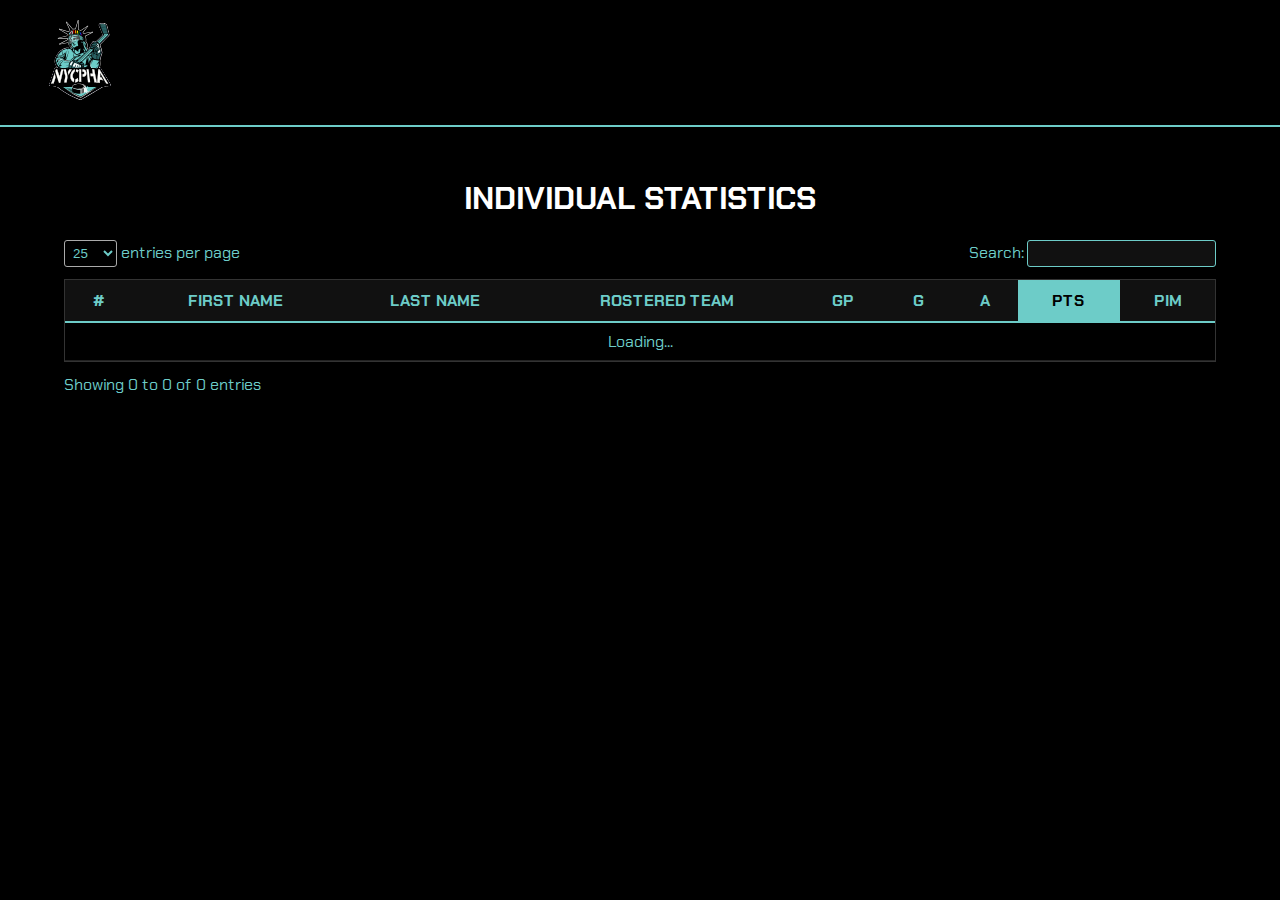
<file: PHArecindivstats.html>
<!--
<!DOCTYPE html>
<html>
	<head>
	  <title>Price List</title>
	  <link rel="stylesheet" type="text/css" href="styles.css"/>
	</head>
	<body style="padding: 20px 40px;">
	  <h1>Individual Statistics</h1>
		<table id="indstats" class="display">
			<thead>
				<tr>
					<th>#</th>
					<th>First Name</th>
					<th>Last Name</th>
					<th>Rostered Team</th>
                    <th>GP</th>
					<th>G</th>
                    <th>A</th>
					<th>PTS</th>
                    <th>PIM</th>
				</tr>
			</thead>
		</table>
        <script type="text/javascript" src="https://code.jquery.com/jquery-3.7.1.js"></script>
        <script type="text/javascript" src="https://cdnjs.cloudflare.com/ajax/libs/moment.js/2.30.1/moment.min.js"></script>
        <script type="text/javascript" src="dataTables.js"></script>
	
        <!--paste web url link from google script to ajax below-->
<!--<script>
		new DataTable('#indstats', {
			ajax: 'https://script.google.com/macros/s/AKfycbyKt1EtyS7DHtp9uF4wJKknyR22wA0ysbV9LEzCr3mzUx0Gc5_T5yDYWxDZyrfdzFg/exec',
            width: "90%",
    // You can also target specific columns for centering here
            columnDefs: [
                { targets: "_all", className: "dt-center" } 
            ],
			columns: [
				{ data: '#' },
				{ data: 'First Name' },
				{ data: 'Last Name' },
				{ data: 'Rostered Team' },
                { data: 'GP' },
				{ data: 'G' },
				{ data: 'A' },
				{ data: 'PTS' },
                { data: 'PIM' }
			]
		});
	</script>
</body>
</html>-->

<!doctype html>
<html>
  <head>
    <title>NYCPHA | Individual Statistics</title>
    <link rel="stylesheet" type="text/css" href="NYCPHA-Rec/PHAstyles.css" />
    <link
      href="https://fonts.googleapis.com/css2?family=Chakra+Petch:wght@400;700&display=swap"
      rel="stylesheet"
    />
  </head>
  <body>
    <div class="header">
      <a href="https://nycpha.org/">
        <img
          src="NYCPHA-Rec/assets/nycpha logo.svg"
          alt="NYCPHA Logo"
          class="logo"
        />
      </a>
    </div>

    <div class="container">
      <h1>Individual Statistics</h1>
      <table id="indstats" class="display" style="width: 100%">
        <thead>
          <tr>
            <th>#</th>
            <th>First Name</th>
            <th>Last Name</th>
            <th>Rostered Team</th>
            <th>GP</th>
            <th>G</th>
            <th>A</th>
            <th>PTS</th>
            <th>PIM</th>
          </tr>
        </thead>
      </table>
    </div>

    <script
      type="text/javascript"
      src="https://code.jquery.com/jquery-3.7.1.js"
    ></script>
    <script type="text/javascript" src="NYCPHA-Rec/dataTables.js"></script>

    <script>
      new DataTable("#indstats", {
        ajax: "https://script.google.com/macros/s/AKfycbyKt1EtyS7DHtp9uF4wJKknyR22wA0ysbV9LEzCr3mzUx0Gc5_T5yDYWxDZyrfdzFg/exec",
        pageLength: 25,
        order: [[7, "desc"]], // Keeps PTS (column 8) as default sort
        ordering: true,
        columnDefs: [
          {
            targets: "_all",
            className: "dt-center",
          },
        ],
        columns: [
          { data: "#" },
          { data: "First Name" },
          { data: "Last Name" },
          { data: "Rostered Team" },
          { data: "GP" },
          { data: "G" },
          { data: "A" },
          { data: "PTS" },
          { data: "PIM" },
        ],
      });
      // This listens for when the table finishes drawing and physically deletes the arrows
      $("#indstats").on("draw.dt", function () {
        $(".dt-column-order").remove();
      });
    </script>
  </body>
</html>
</file>
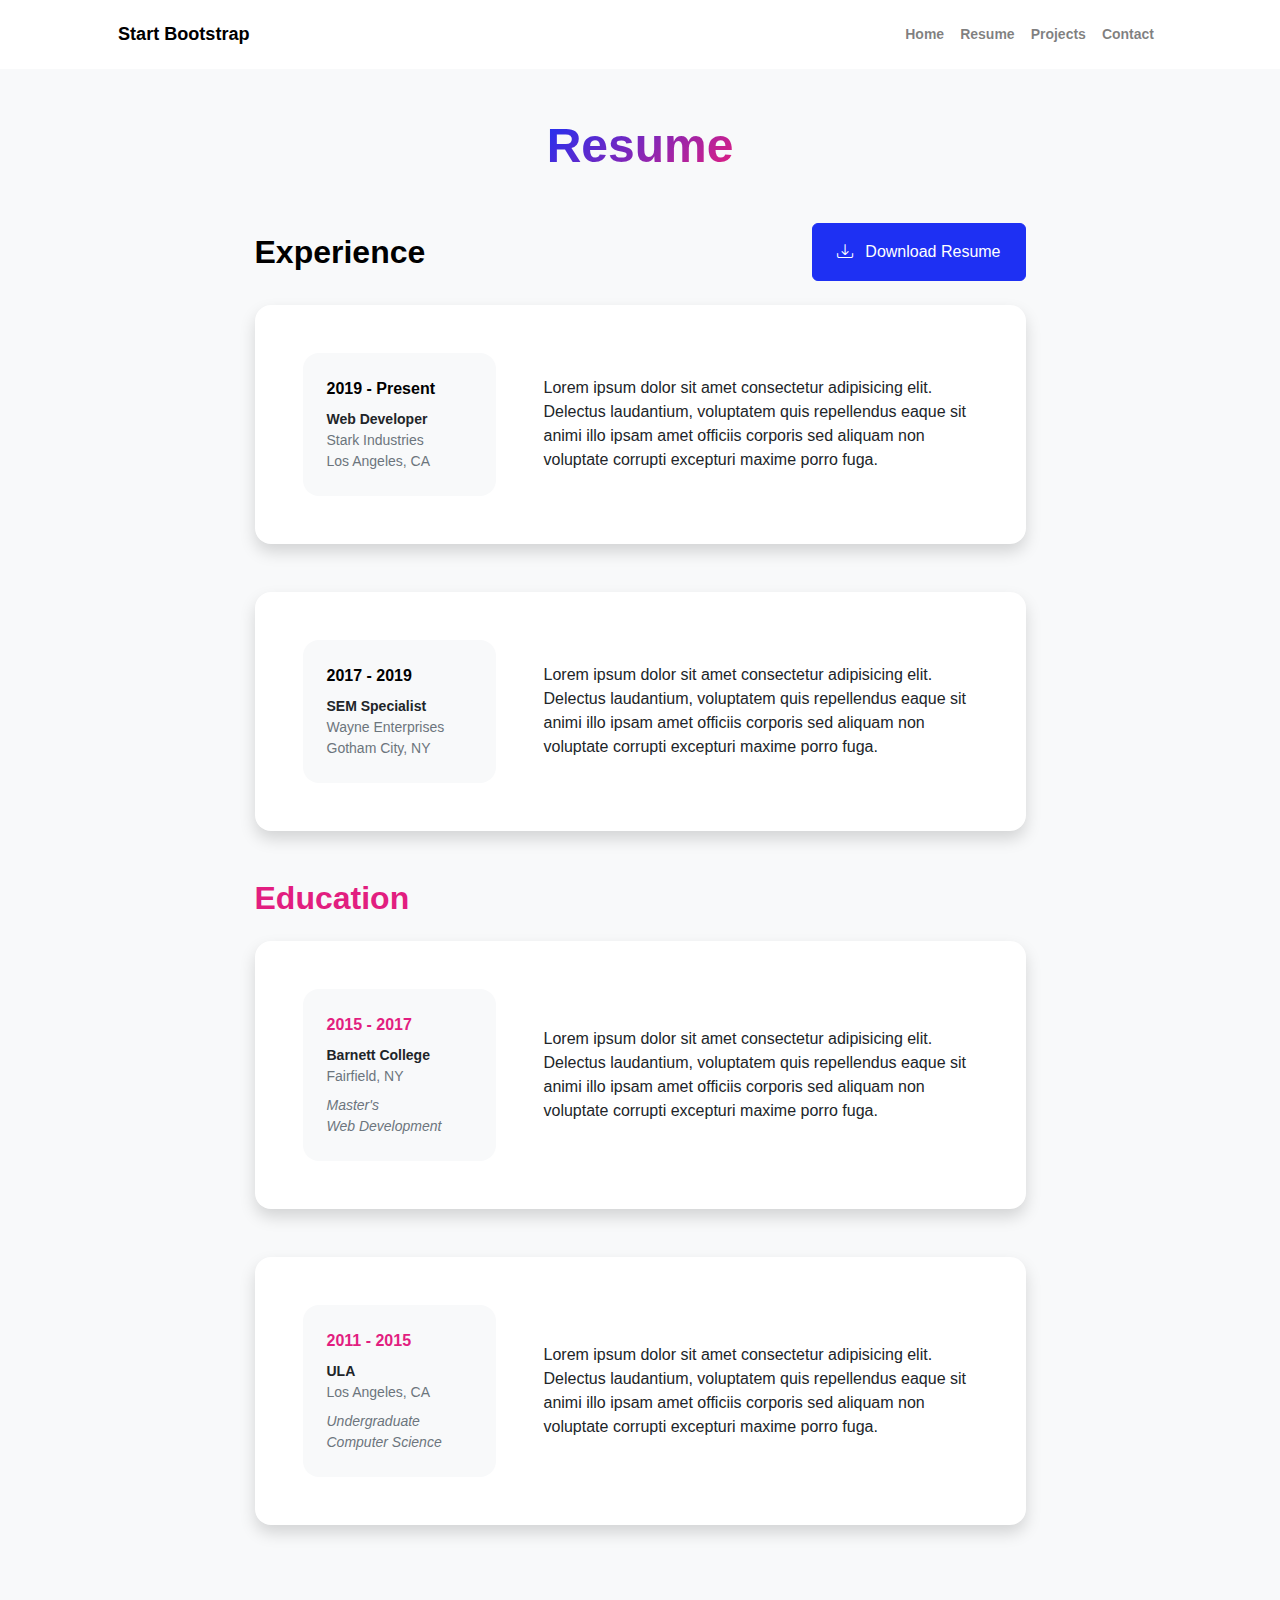
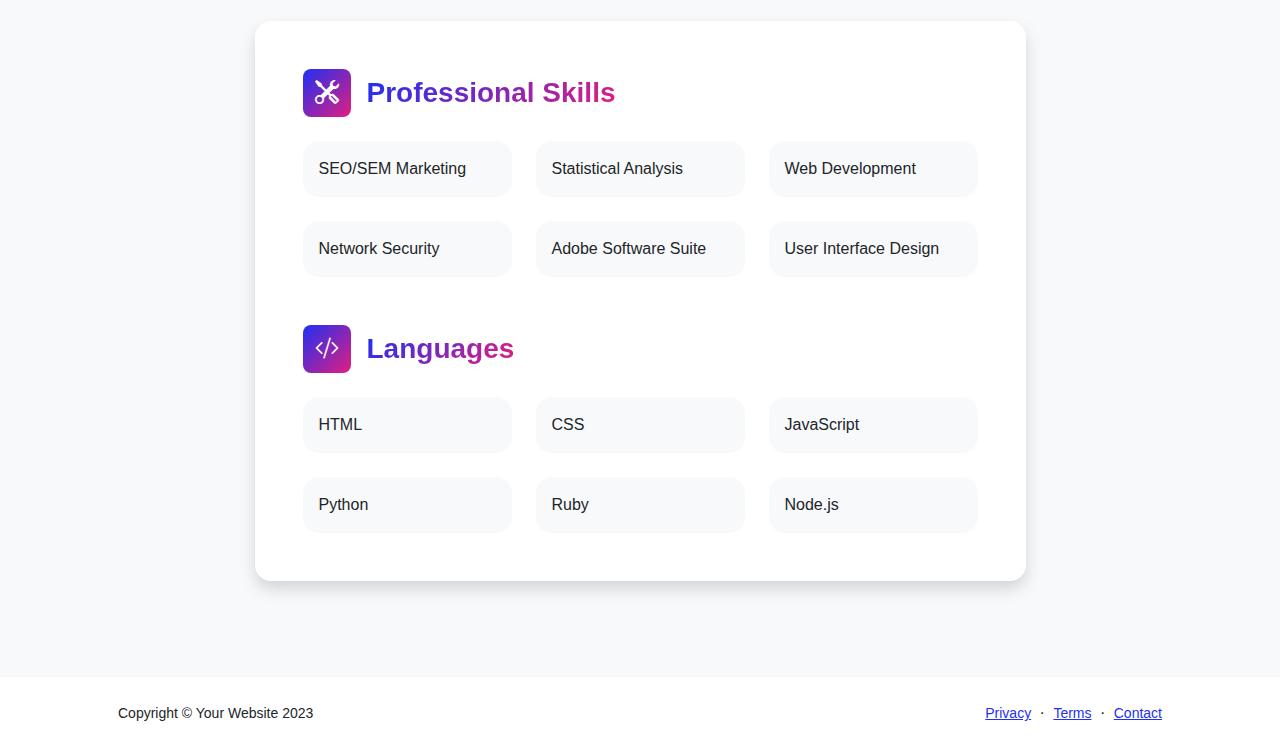
<file: resume.html>
<!DOCTYPE html>
<html lang="en">
    <head>
        <meta charset="utf-8" />
        <meta name="viewport" content="width=device-width, initial-scale=1, shrink-to-fit=no" />
        <meta name="description" content="" />
        <meta name="author" content="" />
        <title>Personal - Start Bootstrap Template</title>
        <!-- Favicon-->
        <link rel="icon" type="image/x-icon" href="assets/favicon.ico" />
        <!-- Custom Google font-->
        <link rel="preconnect" href="https://fonts.googleapis.com" />
        <link rel="preconnect" href="https://fonts.gstatic.com" crossorigin />
        <link href="https://fonts.googleapis.com/css2?family=Plus+Jakarta+Sans:wght@100;200;300;400;500;600;700;800;900&amp;display=swap" rel="stylesheet" />
        <!-- Bootstrap icons-->
        <link href="https://cdn.jsdelivr.net/npm/bootstrap-icons@1.8.1/font/bootstrap-icons.css" rel="stylesheet" />
        <!-- Core theme CSS (includes Bootstrap)-->
        <link href="css/styles.css" rel="stylesheet" />
    </head>
    <body class="d-flex flex-column h-100 bg-light">
        <main class="flex-shrink-0">
            <!-- Navigation-->
            <nav class="navbar navbar-expand-lg navbar-light bg-white py-3">
                <div class="container px-5">
                    <a class="navbar-brand" href="index.html"><span class="fw-bolder text-primary">Start Bootstrap</span></a>
                    <button class="navbar-toggler" type="button" data-bs-toggle="collapse" data-bs-target="#navbarSupportedContent" aria-controls="navbarSupportedContent" aria-expanded="false" aria-label="Toggle navigation"><span class="navbar-toggler-icon"></span></button>
                    <div class="collapse navbar-collapse" id="navbarSupportedContent">
                        <ul class="navbar-nav ms-auto mb-2 mb-lg-0 small fw-bolder">
                            <li class="nav-item"><a class="nav-link" href="index.html">Home</a></li>
                            <li class="nav-item"><a class="nav-link" href="resume.html">Resume</a></li>
                            <li class="nav-item"><a class="nav-link" href="projects.html">Projects</a></li>
                            <li class="nav-item"><a class="nav-link" href="contact.html">Contact</a></li>
                        </ul>
                    </div>
                </div>
            </nav>
            <!-- Page Content-->
            <div class="container px-5 my-5">
                <div class="text-center mb-5">
                    <h1 class="display-5 fw-bolder mb-0"><span class="text-gradient d-inline">Resume</span></h1>
                </div>
                <div class="row gx-5 justify-content-center">
                    <div class="col-lg-11 col-xl-9 col-xxl-8">
                        <!-- Experience Section-->
                        <section>
                            <div class="d-flex align-items-center justify-content-between mb-4">
                                <h2 class="text-primary fw-bolder mb-0">Experience</h2>
                                <!-- Download resume button-->
                                <!-- Note: Set the link href target to a PDF file within your project-->
                                <a class="btn btn-primary px-4 py-3" href="#!">
                                    <div class="d-inline-block bi bi-download me-2"></div>
                                    Download Resume
                                </a>
                            </div>
                            <!-- Experience Card 1-->
                            <div class="card shadow border-0 rounded-4 mb-5">
                                <div class="card-body p-5">
                                    <div class="row align-items-center gx-5">
                                        <div class="col text-center text-lg-start mb-4 mb-lg-0">
                                            <div class="bg-light p-4 rounded-4">
                                                <div class="text-primary fw-bolder mb-2">2019 - Present</div>
                                                <div class="small fw-bolder">Web Developer</div>
                                                <div class="small text-muted">Stark Industries</div>
                                                <div class="small text-muted">Los Angeles, CA</div>
                                            </div>
                                        </div>
                                        <div class="col-lg-8"><div>Lorem ipsum dolor sit amet consectetur adipisicing elit. Delectus laudantium, voluptatem quis repellendus eaque sit animi illo ipsam amet officiis corporis sed aliquam non voluptate corrupti excepturi maxime porro fuga.</div></div>
                                    </div>
                                </div>
                            </div>
                            <!-- Experience Card 2-->
                            <div class="card shadow border-0 rounded-4 mb-5">
                                <div class="card-body p-5">
                                    <div class="row align-items-center gx-5">
                                        <div class="col text-center text-lg-start mb-4 mb-lg-0">
                                            <div class="bg-light p-4 rounded-4">
                                                <div class="text-primary fw-bolder mb-2">2017 - 2019</div>
                                                <div class="small fw-bolder">SEM Specialist</div>
                                                <div class="small text-muted">Wayne Enterprises</div>
                                                <div class="small text-muted">Gotham City, NY</div>
                                            </div>
                                        </div>
                                        <div class="col-lg-8"><div>Lorem ipsum dolor sit amet consectetur adipisicing elit. Delectus laudantium, voluptatem quis repellendus eaque sit animi illo ipsam amet officiis corporis sed aliquam non voluptate corrupti excepturi maxime porro fuga.</div></div>
                                    </div>
                                </div>
                            </div>
                        </section>
                        <!-- Education Section-->
                        <section>
                            <h2 class="text-secondary fw-bolder mb-4">Education</h2>
                            <!-- Education Card 1-->
                            <div class="card shadow border-0 rounded-4 mb-5">
                                <div class="card-body p-5">
                                    <div class="row align-items-center gx-5">
                                        <div class="col text-center text-lg-start mb-4 mb-lg-0">
                                            <div class="bg-light p-4 rounded-4">
                                                <div class="text-secondary fw-bolder mb-2">2015 - 2017</div>
                                                <div class="mb-2">
                                                    <div class="small fw-bolder">Barnett College</div>
                                                    <div class="small text-muted">Fairfield, NY</div>
                                                </div>
                                                <div class="fst-italic">
                                                    <div class="small text-muted">Master's</div>
                                                    <div class="small text-muted">Web Development</div>
                                                </div>
                                            </div>
                                        </div>
                                        <div class="col-lg-8"><div>Lorem ipsum dolor sit amet consectetur adipisicing elit. Delectus laudantium, voluptatem quis repellendus eaque sit animi illo ipsam amet officiis corporis sed aliquam non voluptate corrupti excepturi maxime porro fuga.</div></div>
                                    </div>
                                </div>
                            </div>
                            <!-- Education Card 2-->
                            <div class="card shadow border-0 rounded-4 mb-5">
                                <div class="card-body p-5">
                                    <div class="row align-items-center gx-5">
                                        <div class="col text-center text-lg-start mb-4 mb-lg-0">
                                            <div class="bg-light p-4 rounded-4">
                                                <div class="text-secondary fw-bolder mb-2">2011 - 2015</div>
                                                <div class="mb-2">
                                                    <div class="small fw-bolder">ULA</div>
                                                    <div class="small text-muted">Los Angeles, CA</div>
                                                </div>
                                                <div class="fst-italic">
                                                    <div class="small text-muted">Undergraduate</div>
                                                    <div class="small text-muted">Computer Science</div>
                                                </div>
                                            </div>
                                        </div>
                                        <div class="col-lg-8"><div>Lorem ipsum dolor sit amet consectetur adipisicing elit. Delectus laudantium, voluptatem quis repellendus eaque sit animi illo ipsam amet officiis corporis sed aliquam non voluptate corrupti excepturi maxime porro fuga.</div></div>
                                    </div>
                                </div>
                            </div>
                        </section>
                        <!-- Divider-->
                        <div class="pb-5"></div>
                        <!-- Skills Section-->
                        <section>
                            <!-- Skillset Card-->
                            <div class="card shadow border-0 rounded-4 mb-5">
                                <div class="card-body p-5">
                                    <!-- Professional skills list-->
                                    <div class="mb-5">
                                        <div class="d-flex align-items-center mb-4">
                                            <div class="feature bg-primary bg-gradient-primary-to-secondary text-white rounded-3 me-3"><i class="bi bi-tools"></i></div>
                                            <h3 class="fw-bolder mb-0"><span class="text-gradient d-inline">Professional Skills</span></h3>
                                        </div>
                                        <div class="row row-cols-1 row-cols-md-3 mb-4">
                                            <div class="col mb-4 mb-md-0"><div class="d-flex align-items-center bg-light rounded-4 p-3 h-100">SEO/SEM Marketing</div></div>
                                            <div class="col mb-4 mb-md-0"><div class="d-flex align-items-center bg-light rounded-4 p-3 h-100">Statistical Analysis</div></div>
                                            <div class="col"><div class="d-flex align-items-center bg-light rounded-4 p-3 h-100">Web Development</div></div>
                                        </div>
                                        <div class="row row-cols-1 row-cols-md-3">
                                            <div class="col mb-4 mb-md-0"><div class="d-flex align-items-center bg-light rounded-4 p-3 h-100">Network Security</div></div>
                                            <div class="col mb-4 mb-md-0"><div class="d-flex align-items-center bg-light rounded-4 p-3 h-100">Adobe Software Suite</div></div>
                                            <div class="col"><div class="d-flex align-items-center bg-light rounded-4 p-3 h-100">User Interface Design</div></div>
                                        </div>
                                    </div>
                                    <!-- Languages list-->
                                    <div class="mb-0">
                                        <div class="d-flex align-items-center mb-4">
                                            <div class="feature bg-primary bg-gradient-primary-to-secondary text-white rounded-3 me-3"><i class="bi bi-code-slash"></i></div>
                                            <h3 class="fw-bolder mb-0"><span class="text-gradient d-inline">Languages</span></h3>
                                        </div>
                                        <div class="row row-cols-1 row-cols-md-3 mb-4">
                                            <div class="col mb-4 mb-md-0"><div class="d-flex align-items-center bg-light rounded-4 p-3 h-100">HTML</div></div>
                                            <div class="col mb-4 mb-md-0"><div class="d-flex align-items-center bg-light rounded-4 p-3 h-100">CSS</div></div>
                                            <div class="col"><div class="d-flex align-items-center bg-light rounded-4 p-3 h-100">JavaScript</div></div>
                                        </div>
                                        <div class="row row-cols-1 row-cols-md-3">
                                            <div class="col mb-4 mb-md-0"><div class="d-flex align-items-center bg-light rounded-4 p-3 h-100">Python</div></div>
                                            <div class="col mb-4 mb-md-0"><div class="d-flex align-items-center bg-light rounded-4 p-3 h-100">Ruby</div></div>
                                            <div class="col"><div class="d-flex align-items-center bg-light rounded-4 p-3 h-100">Node.js</div></div>
                                        </div>
                                    </div>
                                </div>
                            </div>
                        </section>
                    </div>
                </div>
            </div>
        </main>
        <!-- Footer-->
        <footer class="bg-white py-4 mt-auto">
            <div class="container px-5">
                <div class="row align-items-center justify-content-between flex-column flex-sm-row">
                    <div class="col-auto"><div class="small m-0">Copyright &copy; Your Website 2023</div></div>
                    <div class="col-auto">
                        <a class="small" href="#!">Privacy</a>
                        <span class="mx-1">&middot;</span>
                        <a class="small" href="#!">Terms</a>
                        <span class="mx-1">&middot;</span>
                        <a class="small" href="#!">Contact</a>
                    </div>
                </div>
            </div>
        </footer>
        <!-- Bootstrap core JS-->
        <script src="https://cdn.jsdelivr.net/npm/bootstrap@5.2.3/dist/js/bootstrap.bundle.min.js"></script>
        <!-- Core theme JS-->
        <script src="js/scripts.js"></script>
    </body>
</html>
</file>
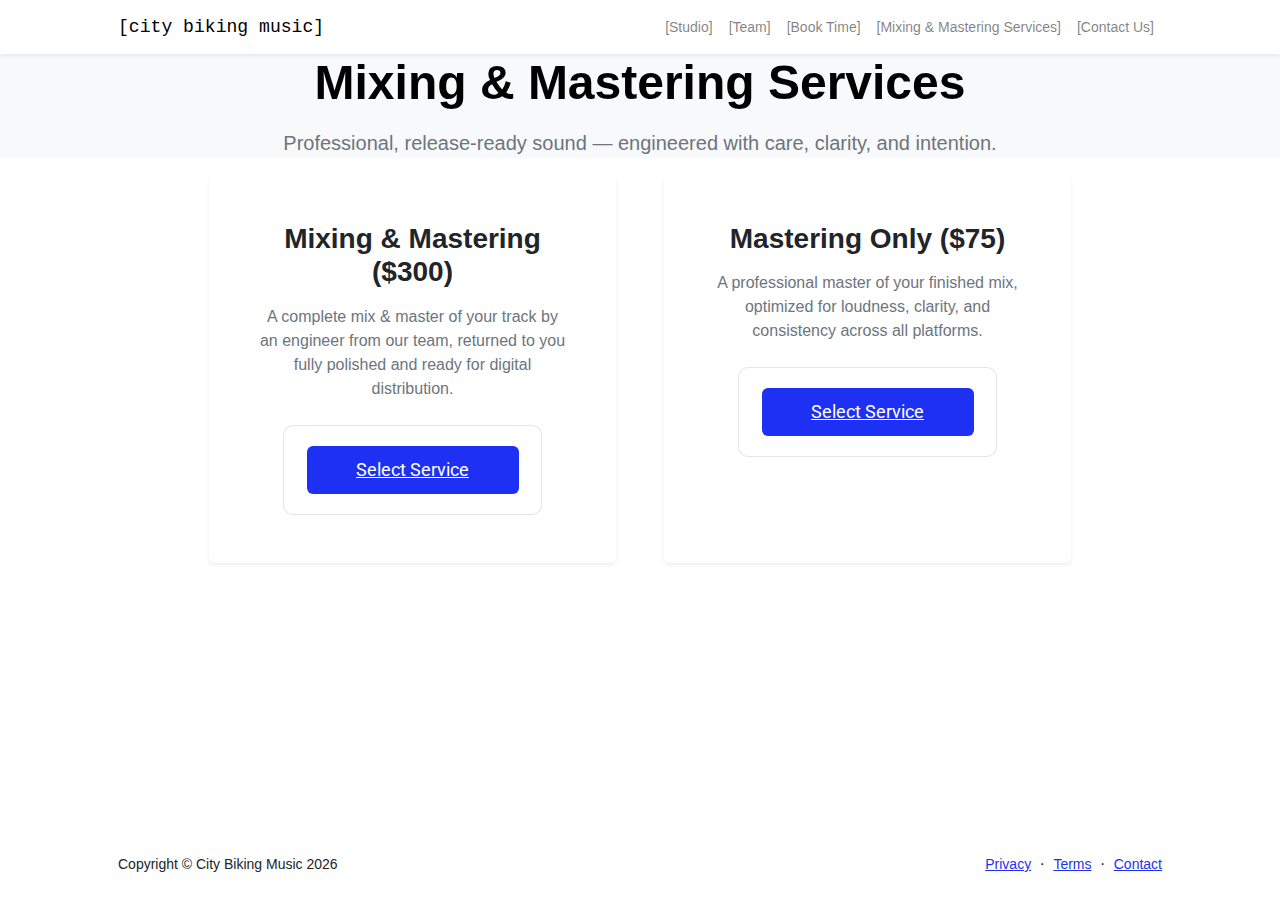
<file: services.html>
<!doctype html>
<html lang="en">
  <head>
    <meta charset="utf-8" />
    <meta
      name="viewport"
      content="width=device-width, initial-scale=1, shrink-to-fit=no"
    />
    <title>Mixing & Mastering Services | City Biking Music</title>

    <!-- Favicon-->
    <link rel="icon" type="image/x-icon" href="assets/usdotbike.png" />

    <!-- Google font-->
    <link rel="preconnect" href="https://fonts.googleapis.com" />
    <link rel="preconnect" href="https://fonts.gstatic.com" crossorigin />
    <link
      href="https://fonts.googleapis.com/css2?family=Plus+Jakarta+Sans:wght@300;400;500;600;700;800&display=swap"
      rel="stylesheet"
    />

    <!-- Bootstrap icons-->
    <link
      href="https://cdn.jsdelivr.net/npm/bootstrap-icons@1.8.1/font/bootstrap-icons.css"
      rel="stylesheet"
    />

    <!-- Core theme CSS -->
    <link href="css/styles.css" rel="stylesheet" />
  </head>

  <body class="d-flex flex-column h-100">
    <main class="flex-shrink-0">
      <!-- Navigation -->
      <nav class="navbar navbar-expand-lg navbar-light bg-white shadow-sm">
        <div class="container px-5">
          <a class="navbar-brand" href="index.html">
            <span class="text-primary font-courier">[city biking music]</span>
          </a>

          <button
            class="navbar-toggler"
            type="button"
            data-bs-toggle="collapse"
            data-bs-target="#navbarSupportedContent"
          >
            <span class="navbar-toggler-icon"></span>
          </button>

          <div class="collapse navbar-collapse" id="navbarSupportedContent">
            <ul class="navbar-nav ms-auto mb-2 mb-lg-0 small">
              <li class="nav-item">
                <a class="nav-link" href="studio.html">[Studio]</a>
              </li>
              <li class="nav-item">
                <a class="nav-link" href="team.html">[Team]</a>
              </li>
              <li class="nav-item">
                <a class="nav-link" href="book.html">[Book Time]</a>
              </li>
              <li class="nav-item">
                <a class="nav-link" href="services.html"
                  >[Mixing & Mastering Services]</a
                >
              </li>
              <li class="nav-item">
                <a class="nav-link" href="contact.html">[Contact Us]</a>
              </li>
            </ul>
          </div>
        </div>
      </nav>

      <!-- Header -->
      <header class="py-5a bg-light">
        <div class="container px-5">
          <div class="text-center">
            <h1 class="display-5 fw-bolder mb-3">
              <span class="text-gradient-black-to-red d-inline">
                Mixing & Mastering Services
              </span>
            </h1>
            <p class="fs-5 text-muted">
              Professional, release-ready sound — engineered with care, clarity,
              and intention.
            </p>
          </div>
        </div>
      </header>

      <!-- Services Section -->
      <section class="py-5b">
        <div class="container px-5">
          <div class="row gx-5 justify-content-center">
            <!-- Mixing & Mastering Package -->
            <div class="col-lg-5 mb-5">
              <div class="card shadow-sm h-100 border-0">
                <div class="card-body p-5 text-center">
                  <h3 class="fw-bolder mb-3">Mixing & Mastering ($300)</h3>
                  <p class="text-muted mb-4">
                    A complete mix & master of your track by an engineer from
                    our team, returned to you fully polished and ready for
                    digital distribution.
                  </p>

                  <!-- Square Button Embed -->
                  <div class="d-flex justify-content-center">
                    <div
                      style="
                        overflow: auto;
                        display: flex;
                        flex-direction: column;
                        justify-content: flex-end;
                        align-items: center;
                        width: 259px;
                        background: #ffffff;
                        border: 1px solid rgba(0, 0, 0, 0.1);
                        border-radius: 10px;
                        font-family:
                          Roboto,
                          SQ Market,
                          Helvetica,
                          Arial,
                          sans-serif;
                      "
                    >
                      <div style="padding: 20px">
                        <a
                          target="_blank"
                          href="https://square.link/u/lN8WyFw8?src=embed"
                          style="
                            display: inline-block;
                            font-size: 18px;
                            line-height: 48px;
                            height: 48px;
                            color: #ffffff;
                            min-width: 212px;
                            background-color: #1e30f3;
                            text-align: center;
                            border-radius: 6px;
                          "
                        >
                          Select Service
                        </a>
                      </div>
                      <link
                        rel="stylesheet"
                        href="https://fonts.googleapis.com/css?family=Roboto"
                      />
                    </div>
                  </div>
                </div>
              </div>
            </div>

            <!-- Mastering Only -->
            <div class="col-lg-5 mb-5">
              <div class="card shadow-sm h-100 border-0">
                <div class="card-body p-5 text-center">
                  <h3 class="fw-bolder mb-3">Mastering Only ($75)</h3>
                  <p class="text-muted mb-4">
                    A professional master of your finished mix, optimized for
                    loudness, clarity, and consistency across all platforms.
                  </p>

                  <!-- Square Button Embed -->
                  <div class="d-flex justify-content-center">
                    <div
                      style="
                        overflow: auto;
                        display: flex;
                        flex-direction: column;
                        justify-content: flex-end;
                        align-items: center;
                        width: 259px;
                        background: #ffffff;
                        border: 1px solid rgba(0, 0, 0, 0.1);
                        border-radius: 10px;
                        font-family:
                          Roboto,
                          SQ Market,
                          Helvetica,
                          Arial,
                          sans-serif;
                      "
                    >
                      <div style="padding: 20px">
                        <a
                          target="_blank"
                          href="https://square.link/u/jt4gNcAw?src=embed"
                          style="
                            display: inline-block;
                            font-size: 18px;
                            line-height: 48px;
                            height: 48px;
                            color: #ffffff;
                            min-width: 212px;
                            background-color: #1e30f3;
                            text-align: center;
                            border-radius: 6px;
                          "
                        >
                          Select Service
                        </a>
                      </div>
                      <link
                        rel="stylesheet"
                        href="https://fonts.googleapis.com/css?family=Roboto"
                      />
                    </div>
                  </div>
                </div>
              </div>
            </div>
          </div>
        </div>
      </section>
    </main>

    <!-- Footer -->
    <footer class="bg-white py-4 mt-auto">
      <div class="container px-5">
        <div
          class="row align-items-center justify-content-between flex-column flex-sm-row"
        >
          <div class="col-auto">
            <div class="small m-0">Copyright &copy; City Biking Music 2026</div>
          </div>
          <div class="col-auto">
            <a class="small" href="#!">Privacy</a>
            <span class="mx-1">&middot;</span>
            <a class="small" href="#!">Terms</a>
            <span class="mx-1">&middot;</span>
            <a class="small" href="contact.html">Contact</a>
          </div>
        </div>
      </div>
    </footer>

    <!-- Bootstrap JS -->
    <script src="https://cdn.jsdelivr.net/npm/bootstrap@5.2.3/dist/js/bootstrap.bundle.min.js"></script>
    <script src="js/scripts.js"></script>
  </body>
</html>
</file>
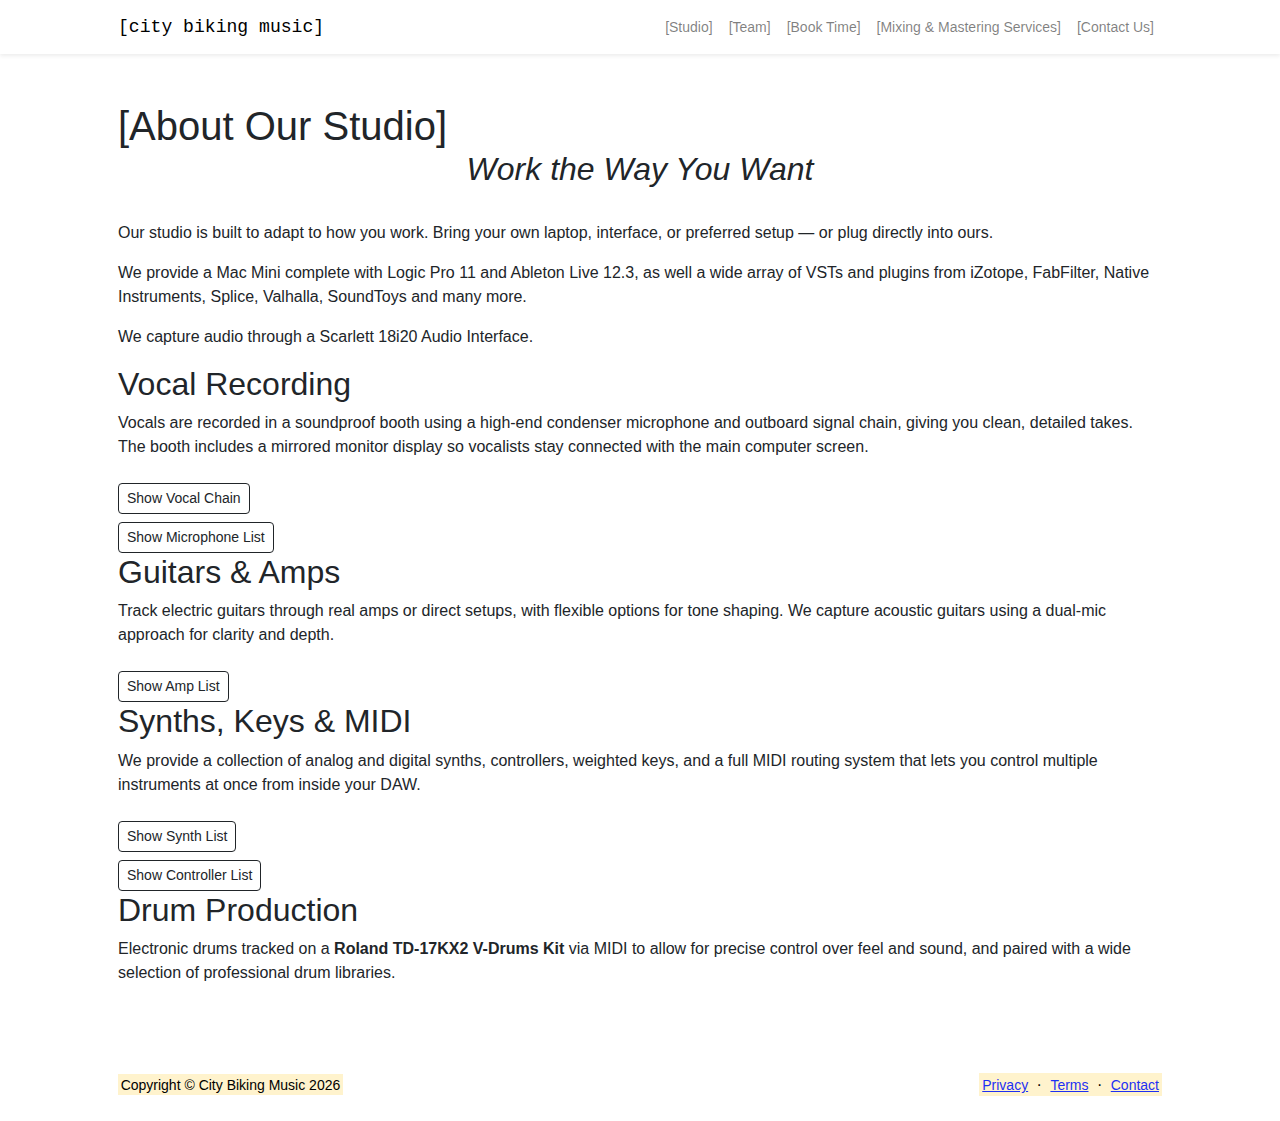
<file: studio.html>
<!doctype html>
<html lang="en">
  <head>
    <meta charset="utf-8" />
    <meta
      name="viewport"
      content="width=device-width, initial-scale=1, shrink-to-fit=no"
    />
    <meta name="description" content="" />
    <meta name="author" content="" />
    <title>City Biking Music</title>
    <!-- Favicon-->
    <link rel="icon" type="image/x-icon" href="assets/usdotbike.png" />
    <!-- Custom Google font-->
    <link rel="preconnect" href="https://fonts.googleapis.com" />
    <link rel="preconnect" href="https://fonts.gstatic.com" crossorigin />
    <link
      href="https://fonts.googleapis.com/css2?family=Plus+Jakarta+Sans:wght@100;200;300;400;500;600;700;800;900&amp;display=swap"
      rel="stylesheet"
    />
    <!-- Bootstrap icons-->
    <link
      href="https://cdn.jsdelivr.net/npm/bootstrap-icons@1.8.1/font/bootstrap-icons.css"
      rel="stylesheet"
    />
    <!-- Core theme CSS (includes Bootstrap)-->
    <link href="css/styles.css" rel="stylesheet" />
  </head>
  <body class="d-flex flex-column min-vh-100">
    <main class="flex-shrink-0 page-bg">
      <nav class="navbar navbar-expand-lg navbar-light bg-white shadow-sm">
        <div class="container px-5">
          <a class="navbar-brand" href="index.html">
            <span class="text-primary font-courier">[city biking music]</span>
          </a>

          <button
            class="navbar-toggler"
            type="button"
            data-bs-toggle="collapse"
            data-bs-target="#navbarSupportedContent"
          >
            <span class="navbar-toggler-icon"></span>
          </button>

          <div class="collapse navbar-collapse" id="navbarSupportedContent">
            <ul class="navbar-nav ms-auto mb-2 mb-lg-0 small">
              <li class="nav-item">
                <a class="nav-link" href="studio.html">[Studio]</a>
              </li>
              <li class="nav-item">
                <a class="nav-link" href="team.html">[Team]</a>
              </li>
              <li class="nav-item">
                <a class="nav-link" href="book.html">[Book Time]</a>
              </li>
              <li class="nav-item">
                <a class="nav-link" href="services.html"
                  >[Mixing & Mastering Services]</a
                >
              </li>
              <li class="nav-item">
                <a class="nav-link" href="contact.html">[Contact Us]</a>
              </li>
            </ul>
          </div>
        </div>
      </nav>
      <!-- Header -->
      <section class="bg-fixed py-5">
        <div class="container px-5 studio-section">
          <!-- Title Block -->
          <div class="section-title-card">
            <h1 class="mb-0 fwb">[About Our Studio]</h1>
          </div>
          <!--Content Cards-->
          <div class="content-card">
            <h2 style="text-align: center"><i>Work the Way You Want</i></h2>
            <br />
            <p>
              Our studio is built to adapt to how you work. Bring your own
              laptop, interface, or preferred setup — or plug directly into
              ours.
            </p>
            <p>
              We provide a Mac Mini complete with Logic Pro 11 and Ableton Live
              12.3, as well a wide array of VSTs and plugins from iZotope,
              FabFilter, Native Instruments, Splice, Valhalla, SoundToys and
              many more.
            </p>
            <p>We capture audio through a Scarlett 18i20 Audio Interface.</p>
          </div>

          <div class="content-card">
            <h2>Vocal Recording</h2>
            <p>
              Vocals are recorded in a soundproof booth using a high-end
              condenser microphone and outboard signal chain, giving you clean,
              detailed takes. The booth includes a mirrored monitor display so
              vocalists stay connected with the main computer screen.
            </p>
            <button
              class="btn btn-sm btn-outline-dark mt-2"
              data-bs-toggle="collapse"
              data-bs-target="#vocalsEquipment"
            >
              Show Vocal Chain
            </button>

            <div class="collapse mt-3" id="vocalsEquipment">
              <ul class="small">
                <li>AKG C414 Microphone</li>
                <li>Rupert Neve 511 Preamp</li>
                <li>dbx 560A Compressor/Limiter</li>
              </ul>
            </div>
            <br />
            <button
              class="btn btn-sm btn-outline-dark mt-2"
              data-bs-toggle="collapse"
              data-bs-target="#miclist"
            >
              Show Microphone List
            </button>

            <div class="collapse mt-3" id="miclist">
              <ul class="small">
                <li>AKG C414 Microphone</li>
                <li>Shure SM7B Dynamic Vocal Microphone</li>
                <li>Audio Technica AT4040 Cardioid Condenser Microphone</li>
                <li>Shure SM57 Instrument Microphone</li>
                <li>...and multiple vocal microphones for jamming.</li>
              </ul>
            </div>
          </div>

          <div class="content-card">
            <h2>Guitars & Amps</h2>
            <p>
              Track electric guitars through real amps or direct setups, with
              flexible options for tone shaping. We capture acoustic guitars
              using a dual-mic approach for clarity and depth.
            </p>
            <button
              class="btn btn-sm btn-outline-dark mt-2"
              data-bs-toggle="collapse"
              data-bs-target="#amplist"
            >
              Show Amp List
            </button>

            <div class="collapse mt-3" id="amplist">
              <ul class="small">
                <li>Vox AC30C2</li>
                <li>Supro Galaxy 1697R</li>
                <li>
                  Mesa Boogie Mini Rectifier 25 w/ Bogner Alchemist 212 Cab
                </li>
                <li>Ampeg BA-108</li>
                <li>TC Electronic Thrust BQ500 w/ Ampeg PF-410HLF Cab</li>
                <li>Strymon Iridium Amp Modeler</li>
              </ul>
            </div>
          </div>

          <div class="content-card">
            <h2>Synths, Keys & MIDI</h2>
            <p>
              We provide a collection of analog and digital synths, controllers,
              weighted keys, and a full MIDI routing system that lets you
              control multiple instruments at once from inside your DAW.
            </p>
            <button
              class="btn btn-sm btn-outline-dark mt-2"
              data-bs-toggle="collapse"
              data-bs-target="#synthlist"
            >
              Show Synth List
            </button>

            <div class="collapse mt-3" id="synthlist">
              <ul class="small">
                <li>Sequential Prophet REV-2 16-Voice</li>
                <li>Behringer Poly D</li>
                <li>Roland Boutique JU-06A</li>
                <li>Korg Microkorg</li>
                <li>
                  Many VSTs, including Serum 2, Korg M1, Kontakt KOMPLETE
                  (Massive X), and Arturia V Collection (Pigments)
                </li>
              </ul>
            </div>
            <br />
            <button
              class="btn btn-sm btn-outline-dark mt-2"
              data-bs-toggle="collapse"
              data-bs-target="#controllerlist"
            >
              Show Controller List
            </button>

            <div class="collapse mt-3" id="controllerlist">
              <ul class="small">
                <li>Ableton Push 2</li>
                <li>Arturia MiniLab 3</li>
                <li>Yamaha YPG-635 88-key Weighted Keyboard</li>
                <li>Pioneer DDJ-FLX4</li>
              </ul>
            </div>
          </div>

          <div class="content-card">
            <h2>Drum Production</h2>
            <p>
              Electronic drums tracked on a
              <b>Roland TD-17KX2 V-Drums Kit</b> via MIDI to allow for precise
              control over feel and sound, and paired with a wide selection of
              professional drum libraries.
            </p>
          </div>
        </div>
      </section>
    </main>
    <!-- Footer-->
    <footer class="py-4 site-footer">
      <div class="container px-5">
        <div
          class="row align-items-center justify-content-between flex-column flex-sm-row"
        >
          <div class="col-auto">
            <div class="small m-0">
              <mark>Copyright &copy; City Biking Music 2026</mark>
            </div>
          </div>
          <div class="col-auto">
            <mark>
              <a class="small" href="#!">Privacy</a>
              <span class="mx-1">&middot;</span>
              <a class="small" href="#!">Terms</a>
              <span class="mx-1">&middot;</span>
              <a class="small" href="#!">Contact</a></mark
            >
          </div>
        </div>
      </div>
    </footer>
    <!-- Bootstrap core JS-->
    <script src="https://cdn.jsdelivr.net/npm/bootstrap@5.2.3/dist/js/bootstrap.bundle.min.js"></script>
    <!-- Core theme JS-->
    <script src="js/scripts.js"></script>
  </body>
</html>
</file>
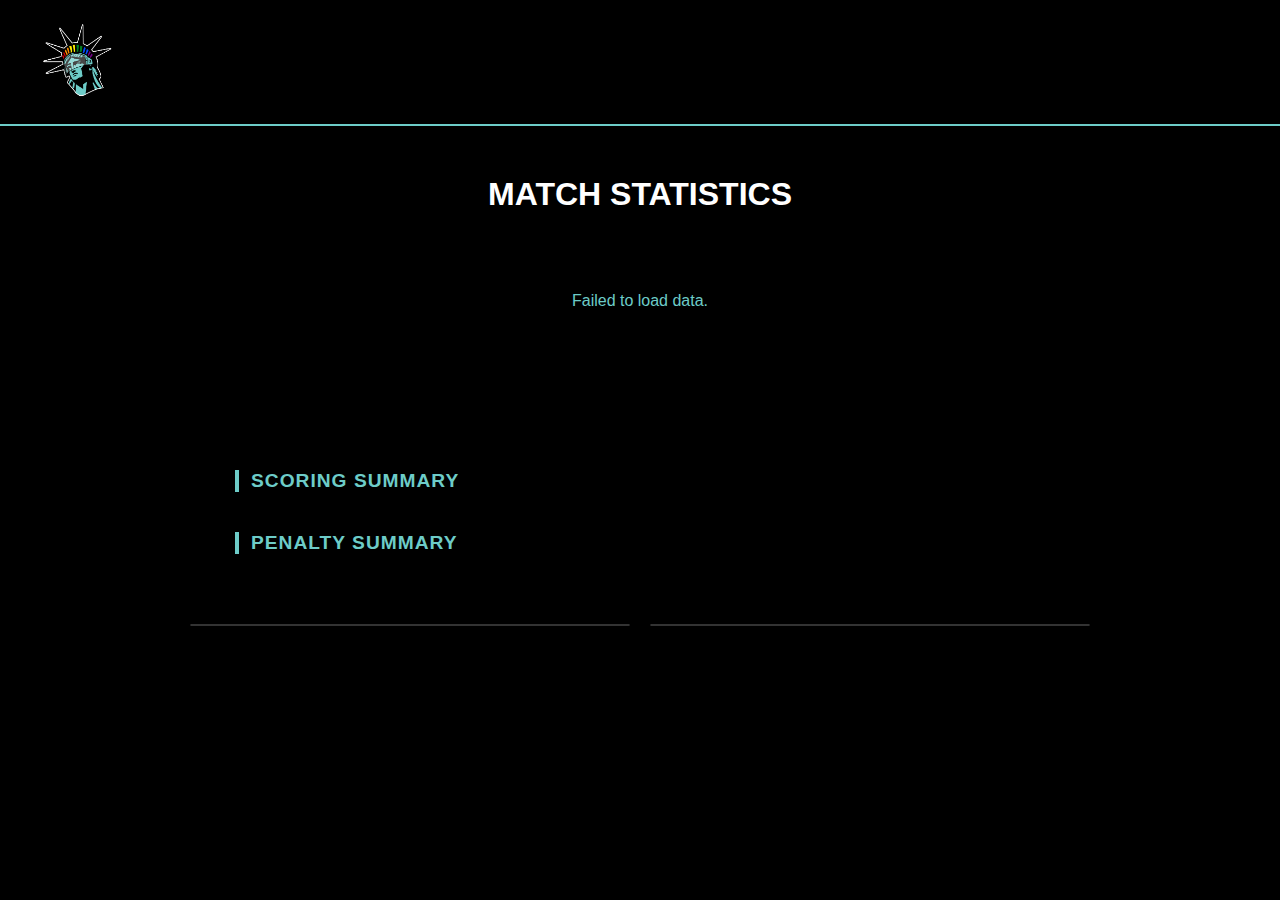
<file: NYCPHA-Rec/game1.html>
<!DOCTYPE html>
<html lang="en">
<head>
    <meta charset="UTF-8">
    <meta name="viewport" content="width=device-width, initial-scale=1.0">
    <title>NYCPHA Game Summary</title>
    <style>
        :root {
            --nhl-black: #111111;
            --nhl-white: #ffffff;
            --nhl-gray: #aaaaaa;
            --nhl-border: #333333;
            --accent-green: #6dccc8;
            --penalty-red: #ff4444;
        }

        body {
            background-color: #000;
            color: var(--nhl-white);
            font-family: -apple-system, BlinkMacSystemFont, "Segoe UI", Roboto, Arial, sans-serif;
            margin: 0;
            padding: 0;
        }

        .summary-wrapper { max-width: 900px; margin: auto; padding: 0 20px; }

        /* --- GAME INFO HEADER --- */
        .game-header {
            background-color: var(--nhl-black);
            border: 1px solid var(--nhl-border);
            padding-bottom: 30px;
            padding-top: 30px;
            display: flex;
            justify-content: space-between;
            align-items: center;
            border-radius: 4px;
            margin-bottom: 20px;
        }

        .header-team { text-align: center; flex: 1; padding-inline: 20px;}
        .header-team-name { font-size: 1.4rem; font-weight: 800; text-transform: uppercase; margin-bottom: 5px; }
        .header-score { font-size: 3rem; font-weight: 900; color: var(--accent-green); }

        .header-details { text-align: center; flex: 1; border-left: 1px solid var(--nhl-border); border-right: 1px solid var(--nhl-border); padding-inline: 20px;}
        .details-text { color: var(--nhl-gray); font-size: 0.85rem; text-transform: uppercase; letter-spacing: 1px; margin: 4px 0; }

        /* --- LIST STYLING --- */
        h2 {
            font-size: 1.2rem;
            text-transform: uppercase;
            letter-spacing: 1px;
            border-left: 4px solid var(--accent-green);
            padding-left: 12px;
            margin: 40px 0 20px 0;
        }

        .row-container {
            display: flex;
            justify-content: space-between;
            align-items: center;
            background-color: var(--nhl-black);
            border-bottom: 1px solid var(--nhl-border);
            padding: 16px 20px;
        }

        .left-section { display: flex; align-items: center; gap: 16px; }

        .logo-circle {
            width: 60px; height: 60px;
            background: #252525; border-radius: 50%;
            display: flex; align-items: center; justify-content: center;
            border: 1px solid #444; flex-shrink: 0; overflow: hidden;
        }
        .logo-circle img { width: 100%; height: 100%; object-fit: cover; }

        .name-stack { display: flex; flex-direction: column; }
        .primary-text { font-size: 1.05rem; font-weight: 700; margin-bottom: 2px; }
        .secondary-text { font-size: 0.85rem; color: var(--nhl-gray); }

        .stats-section { display: flex; align-items: center; gap: 32px; }
        .stat-box { display: flex; flex-direction: column; align-items: center; min-width: 60px; }
        .stat-value { font-weight: 700; font-size: 1.1rem; margin-bottom: 4px; }
        .stat-label { font-size: 0.65rem; color: var(--nhl-gray); text-transform: uppercase; }

        /* --- VIDEO PLAYER STYLES --- */
        .video-drawer {
            display: none;
            background: #000;
            padding: 10px;
            border-bottom: 1px solid var(--nhl-border);
        }
        .video-wrapper {
            position: relative;
            padding-bottom: 56.25%; /* 16:9 Aspect Ratio */
            height: 0;
            overflow: hidden;
        }
        .video-wrapper iframe {
            position: absolute;
            top: 0; left: 0;
            width: 100%; height: 100%;
            border: 0;
        }
        .play-btn {
            background: none;
            border: none;
            color: var(--nhl-gray);
            cursor: pointer;
            padding: 5px;
            transition: color 0.2s;
            display: flex;
            align-items: center;
            justify-content: center;
        }
        .play-btn:hover { color: var(--accent-green); }
        .play-btn.active { color: var(--accent-green); }
        .no-video { opacity: 0.2; cursor: default; pointer-events: none; }

        #loading { text-align: center; padding: 40px; color: var(--accent-green); }
        /* --- RESPONSIVE FIX FOR SCORING & PENALTIES --- */
@media (max-width: 700px) {
    /* Stack the goal/penalty information vertically */
    .row-container {
        flex-direction: column;
        align-items: flex-start;
        padding: 15px;
        gap: 10px;
    }

    /* Ensure sections take up full width when stacked */
    .left-section, 
    .stats-section {
        width: 100%;
        justify-content: flex-start;
    }

    /* Add a slight indentation or styling to the bottom stats so they look distinct */
    .stats-section {
        border-top: 1px solid #222;
        padding-top: 10px;
        display: flex;
        justify-content: space-between; /* Keeps score and time on opposite ends */
    }

    /* Adjust the play button spacing when stacked */
    .play-btn {
        margin-right: 15px;
    }
}
    </style>
</head>
<body>

    <div class="header">
        <a href="https://nycpha.org/">
            <img src="assets/nycpha logo.png" alt="NYCPHA Logo" class="logo">
        </a>
    </div>

<div class="container">
        <h1 style="margin-bottom:0px;">Match Statistics</h1>
        <h3 id="mainTitleSub" style="text-align:center; text-transform:uppercase; margin-top:0px;"></h3>
</div>

<div class="summary-wrapper">
    <div id="loading">Loading Game Data...</div>

    <div id="gameHeader" style="display: none;">
        <div class="game-header">
            <div class="header-team">
                <div id="awayName" class="header-team-name">Away</div>
                <div id="awayScore" class="header-score">0</div>
            </div>
            <div class="header-details">
                <div id="gameTime" class="details-text">Time TBD</div>
                <div id="gameDate" class="details-text">Date TBD</div>
                <div id="gameRink" class="details-text">Rink TBD</div>
                <div class="details-text" style="color: var(--accent-green); font-weight: bold;">FINAL</div>
            </div>
            <div class="header-team">
                <div id="homeName" class="header-team-name">Home</div>
                <div id="homeScore" class="header-score">0</div>
            </div>
        </div>
    </div>

   <div class="box-score-wrapper">
    <link rel="stylesheet" href="PHAstyles.css">
    <div id="linescore" class="linescore-container" style="display: none;">
        <table class="linescore-table">
            <thead>
                <tr id="linescoreHeaderRow">
                    <th>Team</th>
                    <th>1</th><th>2</th><th>3</th>
                    <th class="linescore-total">T</th>
                </tr>
            </thead>
            <tbody id="linescoreBody"></tbody>
        </table>
    </div>

    <div id="shotscore" class="linescore-container" style="display: none;">
        <table class="linescore-table">
            <thead>
                <tr id="shotscoreHeaderRow">
                    <th>Shots</th>
                    <th>1</th><th>2</th><th>3</th>
                    <th class="linescore-total">T</th>
                </tr>
            </thead>
            <tbody id="shotscoreBody"></tbody>
        </table>
    </div>
</div> 
<div class="container">

    <h2>Scoring Summary</h2>
    <div id="goalList"></div>

    <h2>Penalty Summary</h2>
    <div id="penaltyList"></div>

</div>

    <div id="extraStatsContainer" class="box-score-wrapper" style="display: none;">
        <div class="linescore-container">
            <table class="linescore-table">
                <tbody id="scorepoolBody"></tbody>
            </table>
        </div>
        <div class="linescore-container">
            <table class="linescore-table">
                <tbody id="officialsBody"></tbody>
            </table>
        </div>
    </div>

    

<div id="miscInfoContainer" style="margin-top: 60px;">
    <div id="miscBody" style="color: var(--nhl-white); font-size: 0.9rem; line-height: 1.8;"></div>
</div>

<script>
    const SCRIPT_URL = "https://script.google.com/macros/s/AKfycbw59jDR6xEeAljsogMGl68GrI5rNLZ418K3SSWab5OvvWpV54YW9HRXnH9_OhtA6qE/exec";

    const TEAM_LOGOS = {
        "Pink Yetis": "assets/py.png",
        "Fiesta Penguins": "assets/fp.png",
        "default": "assets/nycpha logo.png"
    };

    function getLogo(teamName) { return TEAM_LOGOS[teamName] || TEAM_LOGOS["default"]; }
    function formatInitial(first, last) { return (first && last) ? `${first.charAt(0)}. ${last}` : ""; }

    function getEmbedUrl(url) {
    if (!url) return null;

    // YouTube Handling
    if (url.includes('youtube.com/watch?v=')) {
        return url.replace('watch?v=', 'embed/');
    }
    if (url.includes('youtu.be/')) {
        return url.replace('youtu.be/', 'youtube.com/embed/');
    }

    // NEW: Google Drive Handling
    // Converts /file/d/ID/view to /video/layout/preview?id=ID
    if (url.includes('drive.google.com')) {
        const driveIdMatch = url.match(/\/d\/(.+?)\/(view|edit|copy)/);
        if (driveIdMatch && driveIdMatch[1]) {
            return `https://drive.google.com/video/layout/preview?id=${driveIdMatch[1]}`;
        }
    }
    
    return url;
}

    function toggleVideo(id, url) {
        const drawer = document.getElementById(`video-${id}`);
        const btn = document.getElementById(`btn-${id}`);
        const embedUrl = getEmbedUrl(url);

        if (drawer.style.display === 'block') {
            drawer.style.display = 'none';
            drawer.innerHTML = `
            <div class="video-wrapper">
                <iframe 
                    src="${embedUrl}" 
                    allow="autoplay; fullscreen" 
                    allowfullscreen="true" 
                    webkitallowfullscreen="true" 
                    mozallowfullscreen="true">
                </iframe>
            </div>`; 
            btn.classList.remove('active');
        } else {
            // Close other open videos first (Optional but recommended)
            document.querySelectorAll('.video-drawer').forEach(d => {
                d.style.display = 'none';
                d.innerHTML = '';
            });
            document.querySelectorAll('.play-btn').forEach(b => b.classList.remove('active'));

            drawer.style.display = 'block';
            drawer.innerHTML = `
                <div class="video-wrapper">
                    <iframe src="${embedUrl}?autoplay=1" allowfullscreen allow="autoplay"></iframe>
                </div>`;
            btn.classList.add('active');
        }
    }

    function cleanTime(timeStr) {
        if (!timeStr) return "00:00";
        if (timeStr.includes("T")) {
            const timePart = timeStr.split("T")[1];
            const parts = timePart.split(":");
            return `${parts[1]}:${parts[2].substring(0,2)}`;
        }
        if (timeStr.includes("1899")) {
            const match = timeStr.match(/(\d{2}:\d{2}:\d{2})/);
            if (match) {
                const parts = match[0].split(":");
                return `${parts[1]}:${parts[2]}`;
            }
        }
        return timeStr;
    }

    async function fetchGameData() {
        try {
            const response = await fetch(SCRIPT_URL);
            const data = await response.json();
            
            renderHeader(data.gameInfo);
            renderLinescore(data); // Render Goals
            renderShots(data);     // Render Shots
            renderExtraTables(data);
            renderScoring(data.scoring || []);
            renderPenalties(data.penalties || []);
            
            document.getElementById('loading').style.display = 'none';
            document.getElementById('gameHeader').style.display = 'block';
            document.getElementById('linescore').style.display = 'block';
            document.getElementById('shotscore').style.display = 'block';
        } catch (err) {
            document.getElementById('loading').innerText = "Failed to load data.";
        }
    }

    function renderHeader(info) {
    if (!info) return;
    document.getElementById('awayName').innerText = info.homeTeam || "Home";
    document.getElementById('awayScore').innerText = info.homeScore ?? 0;
    
    document.getElementById('homeName').innerText = info.awayTeam || "Away";
    document.getElementById('homeScore').innerText = info.awayScore ?? 0;
    
    document.getElementById('gameTime').innerText = info.gameTime;
    document.getElementById('gameDate').innerText = info.date || "TBD";
    document.getElementById('gameRink').innerText = info.rink || "TBD";
    document.getElementById('mainTitleSub').innerText = `Game #${info.gameNumber}`;
}

    function renderScoring(goals) {
        const list = document.getElementById('goalList');
        list.innerHTML = goals.map((g, index) => {
            const scorer = `${g.scorerFirstName} ${g.scorerLastName}`.trim() || "Unknown Player";
            const a1 = formatInitial(g.assist1First, g.assist1Last);
            const a2 = formatInitial(g.assist2First, g.assist2Last);
            const assistStr = (a1 && a2) ? `${a1}, ${a2}` : (a1 || "Unassisted");
            
            const hasVideo = g.videoUrl && g.videoUrl.trim() !== "";
            const videoAction = hasVideo ? `onclick="toggleVideo(${index}, '${g.videoUrl}')"` : "";

            return `
            <div class="goal-item">
                <div class="row-container">
                    <div class="left-section">
                        <div class="logo-circle"><img src="${getLogo(g.team)}" alt="${g.team}"></div>
                        <div class="name-stack">
                            <div class="primary-text">${scorer}</div>
                            <div class="secondary-text">${assistStr}</div>
                        </div>
                    </div>
                    <div class="stats-section">
                        <div class="stat-box"><div class="stat-value">${g.scoreAtTime}</div><div class="stat-label">Score</div></div>
                        <div class="stat-box"><div class="stat-value">${g.time}</div><div class="stat-label">Time</div></div>
                        <div class="stat-box"><div class="stat-value">${g.period}</div><div class="stat-label">Per</div></div>
                        <button id="btn-${index}" class="play-btn ${!hasVideo ? 'no-video' : ''}" ${videoAction}>
                            <svg width="28" height="28" viewBox="0 0 24 24" fill="currentColor">
                                <path d="M12 2C6.48 2 2 6.48 2 12s4.48 10 10 10 10-4.48 10-10S17.52 2 12 2M9.5 16.5v-9l7 4.5z"></path>
                            </svg>
                        </button>
                    </div>
                </div>
                <div id="video-${index}" class="video-drawer"></div>
            </div>`;
        }).join('');
    }

    function renderPenalties(penalties) {
        const list = document.getElementById('penaltyList');
        if (penalties.length === 0) {
            list.innerHTML = '<div style="padding:20px; color:gray;">No penalties recorded.</div>';
            return;
        }
        list.innerHTML = penalties.map(p => {
            const pName = `${p.playerFirstName} ${p.playerLastName}`.trim() || "Unknown Player";
            return `
            <div class="row-container">
                <div class="left-section">
                    <div class="logo-circle"><img src="${getLogo(p.team)}" alt="${p.team}"></div>
                    <div class="name-stack">
                        <div class="primary-text">${pName}</div>
                        <div class="secondary-text" style="color:var(--penalty-red)">${p.infraction}</div>
                    </div>
                </div>
                <div class="stats-section">
                    <div class="stat-box">
                        <div class="stat-value">${p.pim} min</div>
                        <div class="stat-label">PIM</div>
                    </div>
                    <div class="stat-box">
                        <div class="stat-value">${cleanTime(p.time)}</div>
                        <div class="stat-label">Time</div>
                    </div>
                    <div class="stat-box">
                        <div class="stat-value">${p.period}</div>
                        <div class="stat-label">Per</div>
                    </div>
                </div>
            </div>`;
        }).join('');
    }

    function renderLinescore(data) {
    const headerRow = document.getElementById('linescoreHeaderRow');
    const body = document.getElementById('linescoreBody');
    const ls = data.linescore;
    const info = data.gameInfo;

    headerRow.innerHTML = `
        <th style="text-align:left; padding-left:16px;">Linescore</th>
        <th>1st</th><th>2nd</th><th>3rd</th>
        ${ls.isOvertime ? '<th>OT</th>' : ''}
        <th class="linescore-total">T</th>
    `;

    const teams = [
        { name: info.homeTeam, scores: ls.home, total: info.homeScore },
        { name: info.awayTeam, scores: ls.away, total: info.awayScore }
    ];

    body.innerHTML = teams.map(t => `
        <tr>
            <td>
                <div class="team-cell-wrapper">
                    <img src="${getLogo(t.name)}" class="mini-logo">
                    <span class="team-abbr">${t.name}</span>
                </div>
            </td>
            <td>${t.scores[0] || 0}</td>
            <td>${t.scores[1] || 0}</td>
            <td>${t.scores[2] || 0}</td>
            ${ls.isOvertime ? `<td>${t.scores[3] || 0}</td>` : ''}
            <td class="linescore-total">${t.total}</td>
        </tr>
    `).join('');
    }

    function renderShots(data) {
    const headerRow = document.getElementById('shotscoreHeaderRow');
    const body = document.getElementById('shotscoreBody');
    const shots = data.shots;
    const ls = data.linescore;
    const info = data.gameInfo;

    headerRow.innerHTML = `
        <th style="text-align:left; padding-left:16px;">Shots on Goal</th>
        <th>1st</th><th>2nd</th><th>3rd</th>
        ${ls.isOvertime ? '<th>OT</th>' : ''}
        <th class="linescore-total">T</th>
    `;

    const teams = [
        { name: info.homeTeam, scores: shots.home, total: shots.home.reduce((a, b) => a + b, 0) },
        { name: info.awayTeam, scores: shots.away, total: shots.away.reduce((a, b) => a + b, 0) }
    ];

    body.innerHTML = teams.map(t => `
        <tr>
            <td>
                <div class="team-cell-wrapper">
                    <img src="${getLogo(t.name)}" class="mini-logo">
                    <span class="team-abbr">${t.name}</span>
                </div>
            </td>
            <td>${t.scores[0]}</td>
            <td>${t.scores[1]}</td>
            <td>${t.scores[2]}</td>
            ${ls.isOvertime ? `<td>${t.scores[3]}</td>` : ''}
            <td class="linescore-total">${t.total}</td>
        </tr>
    `).join('');
    }

    function renderExtraTables(data) {
    const spBody = document.getElementById('scorepoolBody');
    const offBody = document.getElementById('officialsBody');
    
    // Render Scorepool
    spBody.innerHTML = data.scorepool.map(row => `
        <tr>
            <td style="padding-left:16px;">${row.label}</td>
            <td style="text-align:right; padding-right:16px;">${row.value}</td>
        </tr>
    `).join('');

    // Render Officials
    offBody.innerHTML = data.officials.map(row => `
        <tr>
            <td style="padding-left:16px;">${row.position}</td>
            <td style="text-align:right; padding-right:16px;">${row.name}</td>
        </tr>
    `).join('');

    // Render Misc Info as a text list
const miscBody = document.getElementById('miscBody');

miscBody.innerHTML = data.miscInfo.map((row, index) => {
    // Join columns with ": " only if the current column has a value AND there is a value in any subsequent column
    const lineText = row.map((cell, i) => {
        const trimmedCell = cell.trim();
        if (!trimmedCell) return "";
        
        // Check if any of the remaining columns in this row have data
        const hasFollowUp = row.slice(i + 1).some(nextCell => nextCell.trim() !== "");
        
        return hasFollowUp ? trimmedCell + ": " : trimmedCell;
    }).join("").trim();
    
    // Only return if the line isn't empty
    if (!lineText) return '';

    // If it's the first row, wrap in H3 with specific styles; otherwise use a div
    return index === 0 
        ? `<h3 style="color: var(--nhl-gray); font-size: 0.8rem; text-transform: uppercase; letter-spacing: 1px; margin-top: 20px; margin-bottom: 15px; border-bottom: 1px solid var(--nhl-border); padding-bottom: 5px;">${lineText}</h3>`
        : `<div style="margin-bottom: 8px;">${lineText}</div>`;
}).join('');

document.getElementById('extraStatsContainer').style.display = 'flex';
    }

    window.onload = fetchGameData;
</script>

</body>
</html>
</file>
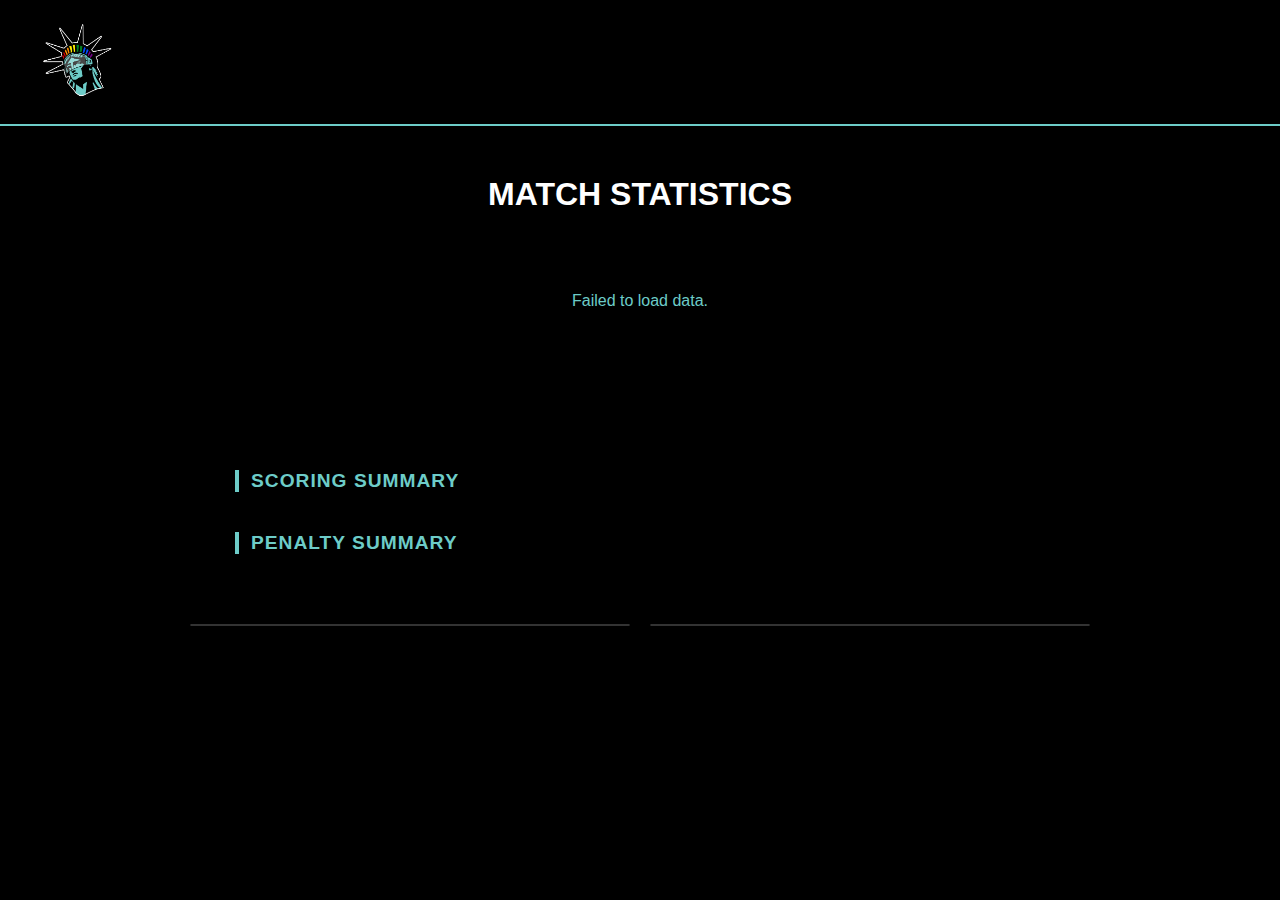
<file: NYCPHA-Rec/game2.html>
<!DOCTYPE html>
<html lang="en">
<head>
    <meta charset="UTF-8">
    <meta name="viewport" content="width=device-width, initial-scale=1.0">
    <title>NYCPHA Game Summary</title>
    <style>
        :root {
            --nhl-black: #111111;
            --nhl-white: #ffffff;
            --nhl-gray: #aaaaaa;
            --nhl-border: #333333;
            --accent-green: #6dccc8;
            --penalty-red: #ff4444;
        }

        body {
            background-color: #000;
            color: var(--nhl-white);
            font-family: -apple-system, BlinkMacSystemFont, "Segoe UI", Roboto, Arial, sans-serif;
            margin: 0;
            padding: 0;
        }

        .summary-wrapper { max-width: 900px; margin: auto; padding: 0 20px; }

        /* --- GAME INFO HEADER --- */
        .game-header {
            background-color: var(--nhl-black);
            border: 1px solid var(--nhl-border);
            padding-bottom: 30px;
            padding-top: 30px;
            display: flex;
            justify-content: space-between;
            align-items: center;
            border-radius: 4px;
            margin-bottom: 20px;
        }

        .header-team { text-align: center; flex: 1; padding-inline: 20px;}
        .header-team-name { font-size: 1.4rem; font-weight: 800; text-transform: uppercase; margin-bottom: 5px; }
        .header-score { font-size: 3rem; font-weight: 900; color: var(--accent-green); }

        .header-details { text-align: center; flex: 1; border-left: 1px solid var(--nhl-border); border-right: 1px solid var(--nhl-border); padding-inline: 20px;}
        .details-text { color: var(--nhl-gray); font-size: 0.85rem; text-transform: uppercase; letter-spacing: 1px; margin: 4px 0; }

        /* --- LIST STYLING --- */
        h2 {
            font-size: 1.2rem;
            text-transform: uppercase;
            letter-spacing: 1px;
            border-left: 4px solid var(--accent-green);
            padding-left: 12px;
            margin: 40px 0 20px 0;
        }

        .row-container {
            display: flex;
            justify-content: space-between;
            align-items: center;
            background-color: var(--nhl-black);
            border-bottom: 1px solid var(--nhl-border);
            padding: 16px 20px;
        }

        .left-section { display: flex; align-items: center; gap: 16px; }

        .logo-circle {
            width: 60px; height: 60px;
            background: #252525; border-radius: 50%;
            display: flex; align-items: center; justify-content: center;
            border: 1px solid #444; flex-shrink: 0; overflow: hidden;
        }
        .logo-circle img { width: 100%; height: 100%; object-fit: cover; }

        .name-stack { display: flex; flex-direction: column; }
        .primary-text { font-size: 1.05rem; font-weight: 700; margin-bottom: 2px; }
        .secondary-text { font-size: 0.85rem; color: var(--nhl-gray); }

        .stats-section { display: flex; align-items: center; gap: 32px; }
        .stat-box { display: flex; flex-direction: column; align-items: center; min-width: 60px; }
        .stat-value { font-weight: 700; font-size: 1.1rem; margin-bottom: 4px; }
        .stat-label { font-size: 0.65rem; color: var(--nhl-gray); text-transform: uppercase; }

        /* --- VIDEO PLAYER STYLES --- */
        .video-drawer {
            display: none;
            background: #000;
            padding: 10px;
            border-bottom: 1px solid var(--nhl-border);
        }
        .video-wrapper {
            position: relative;
            padding-bottom: 56.25%; /* 16:9 Aspect Ratio */
            height: 0;
            overflow: hidden;
        }
        .video-wrapper iframe {
            position: absolute;
            top: 0; left: 0;
            width: 100%; height: 100%;
            border: 0;
        }
        .play-btn {
            background: none;
            border: none;
            color: var(--nhl-gray);
            cursor: pointer;
            padding: 5px;
            transition: color 0.2s;
            display: flex;
            align-items: center;
            justify-content: center;
        }
        .play-btn:hover { color: var(--accent-green); }
        .play-btn.active { color: var(--accent-green); }
        .no-video { opacity: 0.2; cursor: default; pointer-events: none; }

        #loading { text-align: center; padding: 40px; color: var(--accent-green); }
        /* --- RESPONSIVE FIX FOR SCORING & PENALTIES --- */
@media (max-width: 700px) {
    /* Stack the goal/penalty information vertically */
    .row-container {
        flex-direction: column;
        align-items: flex-start;
        padding: 15px;
        gap: 10px;
    }

    /* Ensure sections take up full width when stacked */
    .left-section, 
    .stats-section {
        width: 100%;
        justify-content: flex-start;
    }

    /* Add a slight indentation or styling to the bottom stats so they look distinct */
    .stats-section {
        border-top: 1px solid #222;
        padding-top: 10px;
        display: flex;
        justify-content: space-between; /* Keeps score and time on opposite ends */
    }

    /* Adjust the play button spacing when stacked */
    .play-btn {
        margin-right: 15px;
    }
}
    </style>
</head>
<body>

    <div class="header">
        <a href="https://nycpha.org/">
            <img src="assets/nycpha logo.png" alt="NYCPHA Logo" class="logo">
        </a>
    </div>

<div class="container">
        <h1 style="margin-bottom:0px;">Match Statistics</h1>
        <h3 id="mainTitleSub" style="text-align:center; text-transform:uppercase; margin-top:0px;"></h3>
</div>

<div class="summary-wrapper">
    <div id="loading">Loading Game Data...</div>

    <div id="gameHeader" style="display: none;">
        <div class="game-header">
            <div class="header-team">
                <div id="awayName" class="header-team-name">Away</div>
                <div id="awayScore" class="header-score">0</div>
            </div>
            <div class="header-details">
                <div id="gameTime" class="details-text">Time TBD</div>
                <div id="gameDate" class="details-text">Date TBD</div>
                <div id="gameRink" class="details-text">Rink TBD</div>
                <div class="details-text" style="color: var(--accent-green); font-weight: bold;">FINAL</div>
            </div>
            <div class="header-team">
                <div id="homeName" class="header-team-name">Home</div>
                <div id="homeScore" class="header-score">0</div>
            </div>
        </div>
    </div>

   <div class="box-score-wrapper">
    <link rel="stylesheet" href="PHAstyles.css">
    <div id="linescore" class="linescore-container" style="display: none;">
        <table class="linescore-table">
            <thead>
                <tr id="linescoreHeaderRow">
                    <th>Team</th>
                    <th>1</th><th>2</th><th>3</th>
                    <th class="linescore-total">T</th>
                </tr>
            </thead>
            <tbody id="linescoreBody"></tbody>
        </table>
    </div>

    <div id="shotscore" class="linescore-container" style="display: none;">
        <table class="linescore-table">
            <thead>
                <tr id="shotscoreHeaderRow">
                    <th>Shots</th>
                    <th>1</th><th>2</th><th>3</th>
                    <th class="linescore-total">T</th>
                </tr>
            </thead>
            <tbody id="shotscoreBody"></tbody>
        </table>
    </div>
</div> 
<div class="container">

    <h2>Scoring Summary</h2>
    <div id="goalList"></div>

    <h2>Penalty Summary</h2>
    <div id="penaltyList"></div>

</div>

    <div id="extraStatsContainer" class="box-score-wrapper" style="display: none;">
        <div class="linescore-container">
            <table class="linescore-table">
                <tbody id="scorepoolBody"></tbody>
            </table>
        </div>
        <div class="linescore-container">
            <table class="linescore-table">
                <tbody id="officialsBody"></tbody>
            </table>
        </div>
    </div>

    

<div id="miscInfoContainer" style="margin-top: 60px;">
    <div id="miscBody" style="color: var(--nhl-white); font-size: 0.9rem; line-height: 1.8;"></div>
</div>

<script>
    const SCRIPT_URL = "https://script.google.com/macros/s/AKfycbxyZHlLsFtfalTXqltP6DGk_tbPWPqGHQrh3v7rxu1vIDEKoK50LUj02HZI1W35dY0/exec";

    const TEAM_LOGOS = {
        "Pink Yetis": "assets/py.png",
        "Fiesta Penguins": "assets/fp.png",
        "default": "assets/nycpha logo.png"
    };

    function getLogo(teamName) { return TEAM_LOGOS[teamName] || TEAM_LOGOS["default"]; }
    function formatInitial(first, last) { return (first && last) ? `${first.charAt(0)}. ${last}` : ""; }

    function getEmbedUrl(url) {
    if (!url) return null;

    // YouTube Handling
    if (url.includes('youtube.com/watch?v=')) {
        return url.replace('watch?v=', 'embed/');
    }
    if (url.includes('youtu.be/')) {
        return url.replace('youtu.be/', 'youtube.com/embed/');
    }

    // NEW: Google Drive Handling
    // Converts /file/d/ID/view to /video/layout/preview?id=ID
    if (url.includes('drive.google.com')) {
        const driveIdMatch = url.match(/\/d\/(.+?)\/(view|edit|copy)/);
        if (driveIdMatch && driveIdMatch[1]) {
            return `https://drive.google.com/video/layout/preview?id=${driveIdMatch[1]}`;
        }
    }
    
    return url;
}

    function toggleVideo(id, url) {
        const drawer = document.getElementById(`video-${id}`);
        const btn = document.getElementById(`btn-${id}`);
        const embedUrl = getEmbedUrl(url);

        if (drawer.style.display === 'block') {
            drawer.style.display = 'none';
            drawer.innerHTML = `
            <div class="video-wrapper">
                <iframe 
                    src="${embedUrl}" 
                    allow="autoplay; fullscreen" 
                    allowfullscreen="true" 
                    webkitallowfullscreen="true" 
                    mozallowfullscreen="true">
                </iframe>
            </div>`; 
            btn.classList.remove('active');
        } else {
            // Close other open videos first (Optional but recommended)
            document.querySelectorAll('.video-drawer').forEach(d => {
                d.style.display = 'none';
                d.innerHTML = '';
            });
            document.querySelectorAll('.play-btn').forEach(b => b.classList.remove('active'));

            drawer.style.display = 'block';
            drawer.innerHTML = `
                <div class="video-wrapper">
                    <iframe src="${embedUrl}?autoplay=1" allowfullscreen allow="autoplay"></iframe>
                </div>`;
            btn.classList.add('active');
        }
    }

    function cleanTime(timeStr) {
        if (!timeStr) return "00:00";
        if (timeStr.includes("T")) {
            const timePart = timeStr.split("T")[1];
            const parts = timePart.split(":");
            return `${parts[1]}:${parts[2].substring(0,2)}`;
        }
        if (timeStr.includes("1899")) {
            const match = timeStr.match(/(\d{2}:\d{2}:\d{2})/);
            if (match) {
                const parts = match[0].split(":");
                return `${parts[1]}:${parts[2]}`;
            }
        }
        return timeStr;
    }

    async function fetchGameData() {
        try {
            const response = await fetch(SCRIPT_URL);
            const data = await response.json();
            
            renderHeader(data.gameInfo);
            renderLinescore(data); // Render Goals
            renderShots(data);     // Render Shots
            renderExtraTables(data);
            renderScoring(data.scoring || []);
            renderPenalties(data.penalties || []);
            
            document.getElementById('loading').style.display = 'none';
            document.getElementById('gameHeader').style.display = 'block';
            document.getElementById('linescore').style.display = 'block';
            document.getElementById('shotscore').style.display = 'block';
        } catch (err) {
            document.getElementById('loading').innerText = "Failed to load data.";
        }
    }

    function renderHeader(info) {
    if (!info) return;
    document.getElementById('awayName').innerText = info.homeTeam || "Home";
    document.getElementById('awayScore').innerText = info.homeScore ?? 0;
    
    document.getElementById('homeName').innerText = info.awayTeam || "Away";
    document.getElementById('homeScore').innerText = info.awayScore ?? 0;
    
    document.getElementById('gameTime').innerText = info.gameTime;
    document.getElementById('gameDate').innerText = info.date || "TBD";
    document.getElementById('gameRink').innerText = info.rink || "TBD";
    document.getElementById('mainTitleSub').innerText = `Game #${info.gameNumber}`;
}

    function renderScoring(goals) {
        const list = document.getElementById('goalList');
        list.innerHTML = goals.map((g, index) => {
            const scorer = `${g.scorerFirstName} ${g.scorerLastName}`.trim() || "Unknown Player";
            const a1 = formatInitial(g.assist1First, g.assist1Last);
            const a2 = formatInitial(g.assist2First, g.assist2Last);
            const assistStr = (a1 && a2) ? `${a1}, ${a2}` : (a1 || "Unassisted");
            
            const hasVideo = g.videoUrl && g.videoUrl.trim() !== "";
            const videoAction = hasVideo ? `onclick="toggleVideo(${index}, '${g.videoUrl}')"` : "";

            return `
            <div class="goal-item">
                <div class="row-container">
                    <div class="left-section">
                        <div class="logo-circle"><img src="${getLogo(g.team)}" alt="${g.team}"></div>
                        <div class="name-stack">
                            <div class="primary-text">${scorer}</div>
                            <div class="secondary-text">${assistStr}</div>
                        </div>
                    </div>
                    <div class="stats-section">
                        <div class="stat-box"><div class="stat-value">${g.scoreAtTime}</div><div class="stat-label">Score</div></div>
                        <div class="stat-box"><div class="stat-value">${g.time}</div><div class="stat-label">Time</div></div>
                        <div class="stat-box"><div class="stat-value">${g.period}</div><div class="stat-label">Per</div></div>
                        <button id="btn-${index}" class="play-btn ${!hasVideo ? 'no-video' : ''}" ${videoAction}>
                            <svg width="28" height="28" viewBox="0 0 24 24" fill="currentColor">
                                <path d="M12 2C6.48 2 2 6.48 2 12s4.48 10 10 10 10-4.48 10-10S17.52 2 12 2M9.5 16.5v-9l7 4.5z"></path>
                            </svg>
                        </button>
                    </div>
                </div>
                <div id="video-${index}" class="video-drawer"></div>
            </div>`;
        }).join('');
    }

    function renderPenalties(penalties) {
        const list = document.getElementById('penaltyList');
        if (penalties.length === 0) {
            list.innerHTML = '<div style="padding:20px; color:gray;">No penalties recorded.</div>';
            return;
        }
        list.innerHTML = penalties.map(p => {
            const pName = `${p.playerFirstName} ${p.playerLastName}`.trim() || "Unknown Player";
            return `
            <div class="row-container">
                <div class="left-section">
                    <div class="logo-circle"><img src="${getLogo(p.team)}" alt="${p.team}"></div>
                    <div class="name-stack">
                        <div class="primary-text">${pName}</div>
                        <div class="secondary-text" style="color:var(--penalty-red)">${p.infraction}</div>
                    </div>
                </div>
                <div class="stats-section">
                    <div class="stat-box">
                        <div class="stat-value">${p.pim} min</div>
                        <div class="stat-label">PIM</div>
                    </div>
                    <div class="stat-box">
                        <div class="stat-value">${cleanTime(p.time)}</div>
                        <div class="stat-label">Time</div>
                    </div>
                    <div class="stat-box">
                        <div class="stat-value">${p.period}</div>
                        <div class="stat-label">Per</div>
                    </div>
                </div>
            </div>`;
        }).join('');
    }

    function renderLinescore(data) {
    const headerRow = document.getElementById('linescoreHeaderRow');
    const body = document.getElementById('linescoreBody');
    const ls = data.linescore;
    const info = data.gameInfo;

    headerRow.innerHTML = `
        <th style="text-align:left; padding-left:16px;">Linescore</th>
        <th>1st</th><th>2nd</th><th>3rd</th>
        ${ls.isOvertime ? '<th>OT</th>' : ''}
        <th class="linescore-total">T</th>
    `;

    const teams = [
        { name: info.homeTeam, scores: ls.home, total: info.homeScore },
        { name: info.awayTeam, scores: ls.away, total: info.awayScore }
    ];

    body.innerHTML = teams.map(t => `
        <tr>
            <td>
                <div class="team-cell-wrapper">
                    <img src="${getLogo(t.name)}" class="mini-logo">
                    <span class="team-abbr">${t.name}</span>
                </div>
            </td>
            <td>${t.scores[0] || 0}</td>
            <td>${t.scores[1] || 0}</td>
            <td>${t.scores[2] || 0}</td>
            ${ls.isOvertime ? `<td>${t.scores[3] || 0}</td>` : ''}
            <td class="linescore-total">${t.total}</td>
        </tr>
    `).join('');
    }

    function renderShots(data) {
    const headerRow = document.getElementById('shotscoreHeaderRow');
    const body = document.getElementById('shotscoreBody');
    const shots = data.shots;
    const ls = data.linescore;
    const info = data.gameInfo;

    headerRow.innerHTML = `
        <th style="text-align:left; padding-left:16px;">Shots on Goal</th>
        <th>1st</th><th>2nd</th><th>3rd</th>
        ${ls.isOvertime ? '<th>OT</th>' : ''}
        <th class="linescore-total">T</th>
    `;

    const teams = [
        { name: info.homeTeam, scores: shots.home, total: shots.home.reduce((a, b) => a + b, 0) },
        { name: info.awayTeam, scores: shots.away, total: shots.away.reduce((a, b) => a + b, 0) }
    ];

    body.innerHTML = teams.map(t => `
        <tr>
            <td>
                <div class="team-cell-wrapper">
                    <img src="${getLogo(t.name)}" class="mini-logo">
                    <span class="team-abbr">${t.name}</span>
                </div>
            </td>
            <td>${t.scores[0]}</td>
            <td>${t.scores[1]}</td>
            <td>${t.scores[2]}</td>
            ${ls.isOvertime ? `<td>${t.scores[3]}</td>` : ''}
            <td class="linescore-total">${t.total}</td>
        </tr>
    `).join('');
    }

    function renderExtraTables(data) {
    const spBody = document.getElementById('scorepoolBody');
    const offBody = document.getElementById('officialsBody');
    
    // Render Scorepool
    spBody.innerHTML = data.scorepool.map(row => `
        <tr>
            <td style="padding-left:16px;">${row.label}</td>
            <td style="text-align:right; padding-right:16px;">${row.value}</td>
        </tr>
    `).join('');

    // Render Officials
    offBody.innerHTML = data.officials.map(row => `
        <tr>
            <td style="padding-left:16px;">${row.position}</td>
            <td style="text-align:right; padding-right:16px;">${row.name}</td>
        </tr>
    `).join('');

    // Render Misc Info as a text list
const miscBody = document.getElementById('miscBody');

miscBody.innerHTML = data.miscInfo.map((row, index) => {
    // Join columns with ": " only if the current column has a value AND there is a value in any subsequent column
    const lineText = row.map((cell, i) => {
        const trimmedCell = cell.trim();
        if (!trimmedCell) return "";
        
        // Check if any of the remaining columns in this row have data
        const hasFollowUp = row.slice(i + 1).some(nextCell => nextCell.trim() !== "");
        
        return hasFollowUp ? trimmedCell + ": " : trimmedCell;
    }).join("").trim();
    
    // Only return if the line isn't empty
    if (!lineText) return '';

    // If it's the first row, wrap in H3 with specific styles; otherwise use a div
    return index === 0 
        ? `<h3 style="color: var(--nhl-gray); font-size: 0.8rem; text-transform: uppercase; letter-spacing: 1px; margin-top: 20px; margin-bottom: 15px; border-bottom: 1px solid var(--nhl-border); padding-bottom: 5px;">${lineText}</h3>`
        : `<div style="margin-bottom: 8px;">${lineText}</div>`;
}).join('');

document.getElementById('extraStatsContainer').style.display = 'flex';
    }

    window.onload = fetchGameData;
</script>

</body>
</html>
</file>
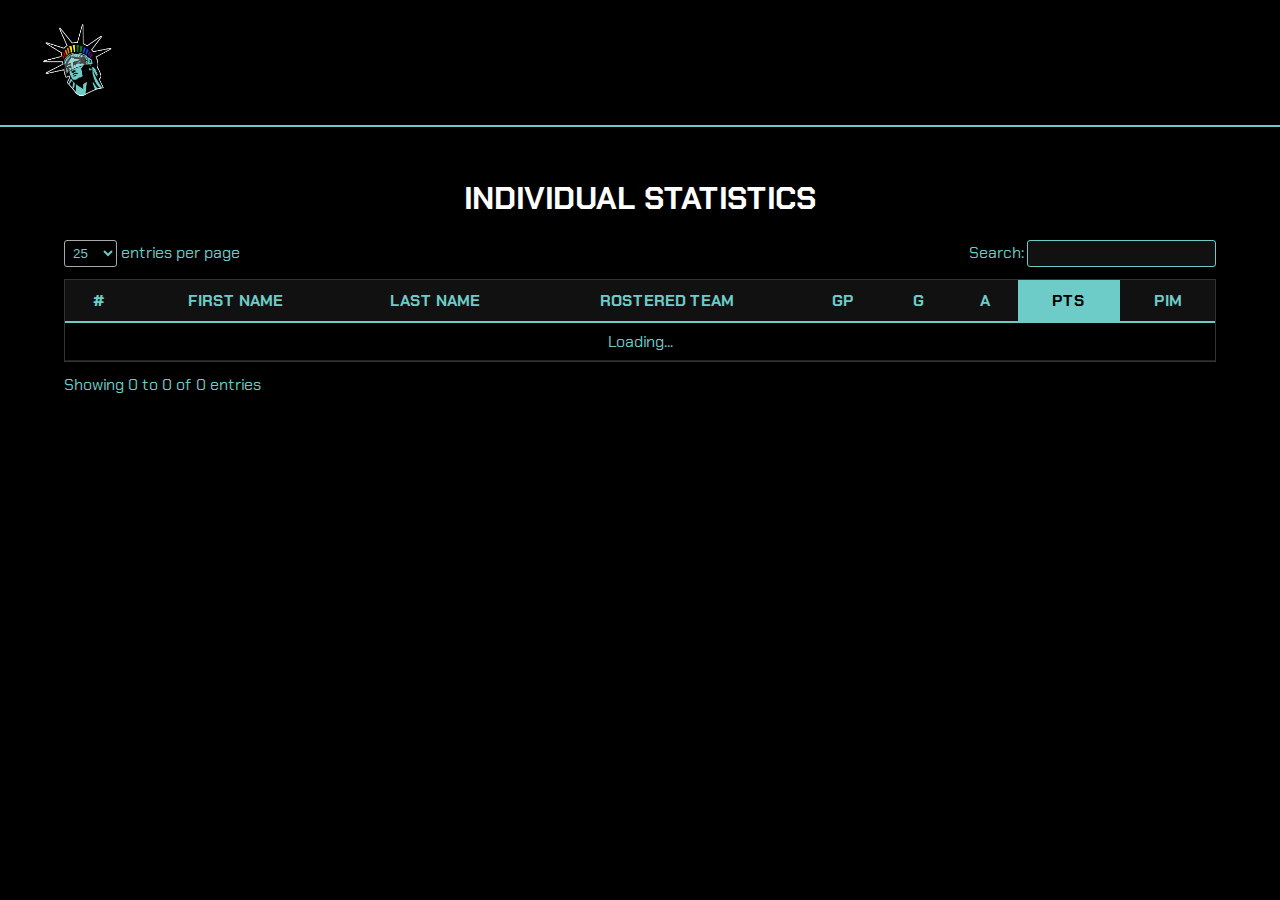
<file: NYCPHA-Rec/PHArecindivstats.html>
<!--
<!DOCTYPE html>
<html>
	<head>
	  <title>Price List</title>
	  <link rel="stylesheet" type="text/css" href="styles.css"/>
	</head>
	<body style="padding: 20px 40px;">
	  <h1>Individual Statistics</h1>
		<table id="indstats" class="display">
			<thead>
				<tr>
					<th>#</th>
					<th>First Name</th>
					<th>Last Name</th>
					<th>Rostered Team</th>
                    <th>GP</th>
					<th>G</th>
                    <th>A</th>
					<th>PTS</th>
                    <th>PIM</th>
				</tr>
			</thead>
		</table>
        <script type="text/javascript" src="https://code.jquery.com/jquery-3.7.1.js"></script>
        <script type="text/javascript" src="https://cdnjs.cloudflare.com/ajax/libs/moment.js/2.30.1/moment.min.js"></script>
        <script type="text/javascript" src="dataTables.js"></script>
	
        <!--paste web url link from google script to ajax below-->
    <!--<script>
		new DataTable('#indstats', {
			ajax: 'https://script.google.com/macros/s/AKfycbyKt1EtyS7DHtp9uF4wJKknyR22wA0ysbV9LEzCr3mzUx0Gc5_T5yDYWxDZyrfdzFg/exec',
            width: "90%",
    // You can also target specific columns for centering here
            columnDefs: [
                { targets: "_all", className: "dt-center" } 
            ],
			columns: [
				{ data: '#' },
				{ data: 'First Name' },
				{ data: 'Last Name' },
				{ data: 'Rostered Team' },
                { data: 'GP' },
				{ data: 'G' },
				{ data: 'A' },
				{ data: 'PTS' },
                { data: 'PIM' }
			]
		});
	</script>
</body>
</html>-->

<!DOCTYPE html>
<html>
<head>
    <title>NYCPHA | Individual Statistics</title>
    <link rel="stylesheet" type="text/css" href="PHAstyles.css"/>
    <link href="https://fonts.googleapis.com/css2?family=Chakra+Petch:wght@400;700&display=swap" rel="stylesheet">
</head>
<body>
    <div class="header">
        <a href="https://nycpha.org/">
            <img src="assets/nycpha logo.png" alt="NYCPHA Logo" class="logo">
        </a>
    </div>

    <div class="container">
        <h1>Individual Statistics</h1>
        <table id="indstats" class="display" style="width: 100%;">
            <thead>
                <tr>
                    <th>#</th>
                    <th>First Name</th>
                    <th>Last Name</th>
                    <th>Rostered Team</th>
                    <th>GP</th>
                    <th>G</th>
                    <th>A</th>
                    <th>PTS</th>
                    <th>PIM</th>
                </tr>
            </thead>
        </table>
    </div>

    <script type="text/javascript" src="https://code.jquery.com/jquery-3.7.1.js"></script>
    <script type="text/javascript" src="dataTables.js"></script>
    
    <script>
        new DataTable('#indstats', {
            ajax: 'https://script.google.com/macros/s/AKfycbyKt1EtyS7DHtp9uF4wJKknyR22wA0ysbV9LEzCr3mzUx0Gc5_T5yDYWxDZyrfdzFg/exec',
            pageLength: 25,
            order: [[7, 'desc']], // Keeps PTS (column 8) as default sort
            ordering: true,
            columnDefs: [
                 { 
                    targets: "_all", 
                    className: "dt-center" 
                }
            ],
            columns: [
                { data: '#' },
                { data: 'First Name' },
                { data: 'Last Name' },
                { data: 'Rostered Team' },
                { data: 'GP' },
                { data: 'G' },
                { data: 'A' },
                { data: 'PTS' },
                { data: 'PIM' }
            ]
        });
        // This listens for when the table finishes drawing and physically deletes the arrows
        $('#indstats').on('draw.dt', function() {
            $('.dt-column-order').remove();
        });
    </script>
</body>
</html>
</file>
<file: NYCPHA-Rec/PHAstyles.css>
:root {
  --dt-row-selected: 13, 110, 253;
  --dt-row-selected-text: 255, 255, 255;
  --dt-row-selected-link: 228, 228, 228;
  --dt-row-stripe: 0, 0, 0;
  --dt-row-hover: 0, 0, 0;
  --dt-column-ordering: 0, 0, 0;
  --dt-header-align-items: center;
  --dt-header-vertical-align: middle;
  --dt-html-background: white;
}
:root.dark {
  --dt-html-background: rgb(33, 37, 41);
}

table.dataTable tbody td.dt-control {
  text-align: center;
  cursor: pointer;
}
table.dataTable tbody td.dt-control:before {
  display: inline-block;
  box-sizing: border-box;
  content: "";
  border-top: 5px solid transparent;
  border-left: 10px solid rgba(0, 0, 0, 0.5);
  border-bottom: 5px solid transparent;
  border-right: 0px solid transparent;
}
table.dataTable tbody tr.dt-hasChild td.dt-control:before {
  border-top: 10px solid rgba(0, 0, 0, 0.5);
  border-left: 5px solid transparent;
  border-bottom: 0px solid transparent;
  border-right: 5px solid transparent;
}
table.dataTable tfoot:empty {
  display: none;
}

html.dark table.dataTable td.dt-control:before,
:root[data-bs-theme=dark] table.dataTable td.dt-control:before,
:root[data-theme=dark] table.dataTable td.dt-control:before {
  border-left-color: rgba(255, 255, 255, 0.5);
}
html.dark table.dataTable tr.dt-hasChild td.dt-control:before,
:root[data-bs-theme=dark] table.dataTable tr.dt-hasChild td.dt-control:before,
:root[data-theme=dark] table.dataTable tr.dt-hasChild td.dt-control:before {
  border-top-color: rgba(255, 255, 255, 0.5);
  border-left-color: transparent;
}

div.dt-scroll {
  width: 100%;
}

div.dt-scroll-body thead tr,
div.dt-scroll-body tfoot tr {
  height: 0;
}
div.dt-scroll-body thead tr th, div.dt-scroll-body thead tr td,
div.dt-scroll-body tfoot tr th,
div.dt-scroll-body tfoot tr td {
  height: 0 !important;
  padding-top: 0px !important;
  padding-bottom: 0px !important;
  border-top-width: 0px !important;
  border-bottom-width: 0px !important;
}
div.dt-scroll-body thead tr th div.dt-scroll-sizing, div.dt-scroll-body thead tr td div.dt-scroll-sizing,
div.dt-scroll-body tfoot tr th div.dt-scroll-sizing,
div.dt-scroll-body tfoot tr td div.dt-scroll-sizing {
  height: 0 !important;
  overflow: hidden !important;
}

table.dataTable thead > tr > th:active,
table.dataTable thead > tr > td:active {
  outline: none;
}
table.dataTable thead > tr > th.dt-orderable-asc .dt-column-order:before, table.dataTable thead > tr > th.dt-ordering-asc .dt-column-order:before,
table.dataTable thead > tr > td.dt-orderable-asc .dt-column-order:before,
table.dataTable thead > tr > td.dt-ordering-asc .dt-column-order:before {
  position: absolute;
  display: block;
  bottom: 50%;
  content: "\25B2";
  content: "\25B2"/"";
}
table.dataTable thead > tr > th.dt-orderable-desc .dt-column-order:after, table.dataTable thead > tr > th.dt-ordering-desc .dt-column-order:after,
table.dataTable thead > tr > td.dt-orderable-desc .dt-column-order:after,
table.dataTable thead > tr > td.dt-ordering-desc .dt-column-order:after {
  position: absolute;
  display: block;
  top: 50%;
  content: "\25BC";
  content: "\25BC"/"";
}
table.dataTable thead > tr > th.dt-orderable-asc .dt-column-order, table.dataTable thead > tr > th.dt-orderable-desc .dt-column-order, table.dataTable thead > tr > th.dt-ordering-asc .dt-column-order, table.dataTable thead > tr > th.dt-ordering-desc .dt-column-order,
table.dataTable thead > tr > td.dt-orderable-asc .dt-column-order,
table.dataTable thead > tr > td.dt-orderable-desc .dt-column-order,
table.dataTable thead > tr > td.dt-ordering-asc .dt-column-order,
table.dataTable thead > tr > td.dt-ordering-desc .dt-column-order {
  position: relative;
  width: 12px;
  height: 20px;
}
table.dataTable thead > tr > th.dt-orderable-asc .dt-column-order:before, table.dataTable thead > tr > th.dt-orderable-asc .dt-column-order:after, table.dataTable thead > tr > th.dt-orderable-desc .dt-column-order:before, table.dataTable thead > tr > th.dt-orderable-desc .dt-column-order:after, table.dataTable thead > tr > th.dt-ordering-asc .dt-column-order:before, table.dataTable thead > tr > th.dt-ordering-asc .dt-column-order:after, table.dataTable thead > tr > th.dt-ordering-desc .dt-column-order:before, table.dataTable thead > tr > th.dt-ordering-desc .dt-column-order:after,
table.dataTable thead > tr > td.dt-orderable-asc .dt-column-order:before,
table.dataTable thead > tr > td.dt-orderable-asc .dt-column-order:after,
table.dataTable thead > tr > td.dt-orderable-desc .dt-column-order:before,
table.dataTable thead > tr > td.dt-orderable-desc .dt-column-order:after,
table.dataTable thead > tr > td.dt-ordering-asc .dt-column-order:before,
table.dataTable thead > tr > td.dt-ordering-asc .dt-column-order:after,
table.dataTable thead > tr > td.dt-ordering-desc .dt-column-order:before,
table.dataTable thead > tr > td.dt-ordering-desc .dt-column-order:after {
  left: 0;
  opacity: 0.125;
  line-height: 9px;
  font-size: 0.8em;
}
table.dataTable thead > tr > th.dt-orderable-asc, table.dataTable thead > tr > th.dt-orderable-desc,
table.dataTable thead > tr > td.dt-orderable-asc,
table.dataTable thead > tr > td.dt-orderable-desc {
  cursor: pointer;
}
table.dataTable thead > tr > th.dt-orderable-asc:hover, table.dataTable thead > tr > th.dt-orderable-desc:hover,
table.dataTable thead > tr > td.dt-orderable-asc:hover,
table.dataTable thead > tr > td.dt-orderable-desc:hover {
  outline: 2px solid rgba(0, 0, 0, 0.05);
  outline-offset: -2px;
}
table.dataTable thead > tr > th.dt-ordering-asc .dt-column-order:before, table.dataTable thead > tr > th.dt-ordering-desc .dt-column-order:after,
table.dataTable thead > tr > td.dt-ordering-asc .dt-column-order:before,
table.dataTable thead > tr > td.dt-ordering-desc .dt-column-order:after {
  opacity: 0.6;
}
table.dataTable thead > tr > th.dt-orderable-none:not(.dt-ordering-asc, .dt-ordering-desc) .dt-column-order:empty, table.dataTable thead > tr > th.sorting_desc_disabled .dt-column-order:after, table.dataTable thead > tr > th.sorting_asc_disabled .dt-column-order:before,
table.dataTable thead > tr > td.dt-orderable-none:not(.dt-ordering-asc, .dt-ordering-desc) .dt-column-order:empty,
table.dataTable thead > tr > td.sorting_desc_disabled .dt-column-order:after,
table.dataTable thead > tr > td.sorting_asc_disabled .dt-column-order:before {
  display: none;
}
table.dataTable thead > tr > th:active,
table.dataTable thead > tr > td:active {
  outline: none;
}

table.dataTable thead > tr > th div.dt-column-header,
table.dataTable thead > tr > th div.dt-column-footer,
table.dataTable thead > tr > td div.dt-column-header,
table.dataTable thead > tr > td div.dt-column-footer,
table.dataTable tfoot > tr > th div.dt-column-header,
table.dataTable tfoot > tr > th div.dt-column-footer,
table.dataTable tfoot > tr > td div.dt-column-header,
table.dataTable tfoot > tr > td div.dt-column-footer {
  display: flex;
  justify-content: space-between;
  align-items: var(--dt-header-align-items);
  gap: 4px;
}
table.dataTable thead > tr > th div.dt-column-header .dt-column-title,
table.dataTable thead > tr > th div.dt-column-footer .dt-column-title,
table.dataTable thead > tr > td div.dt-column-header .dt-column-title,
table.dataTable thead > tr > td div.dt-column-footer .dt-column-title,
table.dataTable tfoot > tr > th div.dt-column-header .dt-column-title,
table.dataTable tfoot > tr > th div.dt-column-footer .dt-column-title,
table.dataTable tfoot > tr > td div.dt-column-header .dt-column-title,
table.dataTable tfoot > tr > td div.dt-column-footer .dt-column-title {
  flex-grow: 1;
}
table.dataTable thead > tr > th div.dt-column-header .dt-column-title:empty,
table.dataTable thead > tr > th div.dt-column-footer .dt-column-title:empty,
table.dataTable thead > tr > td div.dt-column-header .dt-column-title:empty,
table.dataTable thead > tr > td div.dt-column-footer .dt-column-title:empty,
table.dataTable tfoot > tr > th div.dt-column-header .dt-column-title:empty,
table.dataTable tfoot > tr > th div.dt-column-footer .dt-column-title:empty,
table.dataTable tfoot > tr > td div.dt-column-header .dt-column-title:empty,
table.dataTable tfoot > tr > td div.dt-column-footer .dt-column-title:empty {
  display: none;
}

div.dt-scroll-body > table.dataTable > thead > tr > th,
div.dt-scroll-body > table.dataTable > thead > tr > td {
  overflow: hidden;
}

:root.dark table.dataTable thead > tr > th.dt-orderable-asc:hover, :root.dark table.dataTable thead > tr > th.dt-orderable-desc:hover,
:root.dark table.dataTable thead > tr > td.dt-orderable-asc:hover,
:root.dark table.dataTable thead > tr > td.dt-orderable-desc:hover,
:root[data-bs-theme=dark] table.dataTable thead > tr > th.dt-orderable-asc:hover,
:root[data-bs-theme=dark] table.dataTable thead > tr > th.dt-orderable-desc:hover,
:root[data-bs-theme=dark] table.dataTable thead > tr > td.dt-orderable-asc:hover,
:root[data-bs-theme=dark] table.dataTable thead > tr > td.dt-orderable-desc:hover {
  outline: 2px solid rgba(255, 255, 255, 0.05);
}

div.dt-processing {
  position: absolute;
  top: 50%;
  left: 50%;
  width: 200px;
  margin-left: -100px;
  margin-top: -22px;
  text-align: center;
  padding: 2px;
  z-index: 10;
}
div.dt-processing > div:last-child {
  position: relative;
  width: 80px;
  height: 15px;
  margin: 1em auto;
}
div.dt-processing > div:last-child > div {
  position: absolute;
  top: 0;
  width: 13px;
  height: 13px;
  border-radius: 50%;
  background: rgb(13, 110, 253);
  background: rgb(var(--dt-row-selected));
  animation-timing-function: cubic-bezier(0, 1, 1, 0);
}
div.dt-processing > div:last-child > div:nth-child(1) {
  left: 8px;
  animation: datatables-loader-1 0.6s infinite;
}
div.dt-processing > div:last-child > div:nth-child(2) {
  left: 8px;
  animation: datatables-loader-2 0.6s infinite;
}
div.dt-processing > div:last-child > div:nth-child(3) {
  left: 32px;
  animation: datatables-loader-2 0.6s infinite;
}
div.dt-processing > div:last-child > div:nth-child(4) {
  left: 56px;
  animation: datatables-loader-3 0.6s infinite;
}

@keyframes datatables-loader-1 {
  0% {
    transform: scale(0);
  }
  100% {
    transform: scale(1);
  }
}
@keyframes datatables-loader-3 {
  0% {
    transform: scale(1);
  }
  100% {
    transform: scale(0);
  }
}
@keyframes datatables-loader-2 {
  0% {
    transform: translate(0, 0);
  }
  100% {
    transform: translate(24px, 0);
  }
}
table.dataTable.nowrap th, table.dataTable.nowrap td {
  white-space: nowrap;
}
table.dataTable th,
table.dataTable td {
  box-sizing: border-box;
}
table.dataTable th.dt-type-numeric, table.dataTable th.dt-type-date,
table.dataTable td.dt-type-numeric,
table.dataTable td.dt-type-date {
  text-align: right;
}
table.dataTable th.dt-type-numeric div.dt-column-header,
table.dataTable th.dt-type-numeric div.dt-column-footer, table.dataTable th.dt-type-date div.dt-column-header,
table.dataTable th.dt-type-date div.dt-column-footer,
table.dataTable td.dt-type-numeric div.dt-column-header,
table.dataTable td.dt-type-numeric div.dt-column-footer,
table.dataTable td.dt-type-date div.dt-column-header,
table.dataTable td.dt-type-date div.dt-column-footer {
  flex-direction: row-reverse;
}
table.dataTable th.dt-left,
table.dataTable td.dt-left {
  text-align: left;
}
table.dataTable th.dt-left div.dt-column-header,
table.dataTable th.dt-left div.dt-column-footer,
table.dataTable td.dt-left div.dt-column-header,
table.dataTable td.dt-left div.dt-column-footer {
  flex-direction: row;
}
table.dataTable th.dt-center,
table.dataTable td.dt-center {
  text-align: center;
}
table.dataTable th.dt-right,
table.dataTable td.dt-right {
  text-align: right;
}
table.dataTable th.dt-right div.dt-column-header,
table.dataTable th.dt-right div.dt-column-footer,
table.dataTable td.dt-right div.dt-column-header,
table.dataTable td.dt-right div.dt-column-footer {
  flex-direction: row-reverse;
}
table.dataTable th.dt-justify,
table.dataTable td.dt-justify {
  text-align: justify;
}
table.dataTable th.dt-justify div.dt-column-header,
table.dataTable th.dt-justify div.dt-column-footer,
table.dataTable td.dt-justify div.dt-column-header,
table.dataTable td.dt-justify div.dt-column-footer {
  flex-direction: row;
}
table.dataTable th.dt-nowrap,
table.dataTable td.dt-nowrap {
  white-space: nowrap;
}
table.dataTable th.dt-empty,
table.dataTable td.dt-empty {
  text-align: center;
  vertical-align: top;
}
table.dataTable thead th,
table.dataTable thead td,
table.dataTable tfoot th,
table.dataTable tfoot td {
  text-align: left;
  vertical-align: var(--dt-header-vertical-align);
}
table.dataTable thead th.dt-head-left,
table.dataTable thead td.dt-head-left,
table.dataTable tfoot th.dt-head-left,
table.dataTable tfoot td.dt-head-left {
  text-align: left;
}
table.dataTable thead th.dt-head-left div.dt-column-header,
table.dataTable thead th.dt-head-left div.dt-column-footer,
table.dataTable thead td.dt-head-left div.dt-column-header,
table.dataTable thead td.dt-head-left div.dt-column-footer,
table.dataTable tfoot th.dt-head-left div.dt-column-header,
table.dataTable tfoot th.dt-head-left div.dt-column-footer,
table.dataTable tfoot td.dt-head-left div.dt-column-header,
table.dataTable tfoot td.dt-head-left div.dt-column-footer {
  flex-direction: row;
}
table.dataTable thead th.dt-head-center,
table.dataTable thead td.dt-head-center,
table.dataTable tfoot th.dt-head-center,
table.dataTable tfoot td.dt-head-center {
  text-align: center;
}
table.dataTable thead th.dt-head-right,
table.dataTable thead td.dt-head-right,
table.dataTable tfoot th.dt-head-right,
table.dataTable tfoot td.dt-head-right {
  text-align: right;
}
table.dataTable thead th.dt-head-right div.dt-column-header,
table.dataTable thead th.dt-head-right div.dt-column-footer,
table.dataTable thead td.dt-head-right div.dt-column-header,
table.dataTable thead td.dt-head-right div.dt-column-footer,
table.dataTable tfoot th.dt-head-right div.dt-column-header,
table.dataTable tfoot th.dt-head-right div.dt-column-footer,
table.dataTable tfoot td.dt-head-right div.dt-column-header,
table.dataTable tfoot td.dt-head-right div.dt-column-footer {
  flex-direction: row-reverse;
}
table.dataTable thead th.dt-head-justify,
table.dataTable thead td.dt-head-justify,
table.dataTable tfoot th.dt-head-justify,
table.dataTable tfoot td.dt-head-justify {
  text-align: justify;
}
table.dataTable thead th.dt-head-justify div.dt-column-header,
table.dataTable thead th.dt-head-justify div.dt-column-footer,
table.dataTable thead td.dt-head-justify div.dt-column-header,
table.dataTable thead td.dt-head-justify div.dt-column-footer,
table.dataTable tfoot th.dt-head-justify div.dt-column-header,
table.dataTable tfoot th.dt-head-justify div.dt-column-footer,
table.dataTable tfoot td.dt-head-justify div.dt-column-header,
table.dataTable tfoot td.dt-head-justify div.dt-column-footer {
  flex-direction: row;
}
table.dataTable thead th.dt-head-nowrap,
table.dataTable thead td.dt-head-nowrap,
table.dataTable tfoot th.dt-head-nowrap,
table.dataTable tfoot td.dt-head-nowrap {
  white-space: nowrap;
}
table.dataTable tbody th.dt-body-left,
table.dataTable tbody td.dt-body-left {
  text-align: left;
}
table.dataTable tbody th.dt-body-center,
table.dataTable tbody td.dt-body-center {
  text-align: center;
}
table.dataTable tbody th.dt-body-right,
table.dataTable tbody td.dt-body-right {
  text-align: right;
}
table.dataTable tbody th.dt-body-justify,
table.dataTable tbody td.dt-body-justify {
  text-align: justify;
}
table.dataTable tbody th.dt-body-nowrap,
table.dataTable tbody td.dt-body-nowrap {
  white-space: nowrap;
}

:root {
  --dt-row-hover-alpha: 0.035;
  --dt-row-stripe-alpha: 0.023;
  --dt-column-ordering-alpha: 0.019;
  --dt-row-selected-stripe-alpha: 0.923;
  --dt-row-selected-column-ordering-alpha: 0.919;
}

/*
 * Table styles
 */
table.dataTable {
  width: 100%;
  margin: 0 auto;
  border-spacing: 0;
  /*
   * Header and footer styles
   */
}
table.dataTable thead th,
table.dataTable tfoot th {
  font-weight: bold;
}
table.dataTable > thead > tr > th,
table.dataTable > thead > tr > td {
  padding: 10px;
  border-bottom: 1px solid rgba(0, 0, 0, 0.3);
}
table.dataTable > thead > tr > th:active,
table.dataTable > thead > tr > td:active {
  outline: none;
}
table.dataTable > tfoot > tr > th,
table.dataTable > tfoot > tr > td {
  border-top: 1px solid rgba(0, 0, 0, 0.3);
  padding: 10px 10px 6px 10px;
}
table.dataTable {
  /*
   * Body styles
   */
}
table.dataTable > tbody > tr {
  background-color: transparent;
}
table.dataTable > tbody > tr:first-child > * {
  border-top: none;
}
table.dataTable > tbody > tr:last-child > * {
  border-bottom: none;
}
table.dataTable > tbody > tr.selected > * {
  box-shadow: inset 0 0 0 9999px rgba(13, 110, 253, 0.9);
  box-shadow: inset 0 0 0 9999px rgba(var(--dt-row-selected), 0.9);
  color: rgb(255, 255, 255);
  color: rgb(var(--dt-row-selected-text));
}
table.dataTable > tbody > tr.selected a {
  color: rgb(228, 228, 228);
  color: rgb(var(--dt-row-selected-link));
}
table.dataTable > tbody > tr > th,
table.dataTable > tbody > tr > td {
  padding: 8px 10px;
}
table.dataTable.row-border > tbody > tr > *, table.dataTable.display > tbody > tr > * {
  border-top: 1px solid rgba(0, 0, 0, 0.15);
}
table.dataTable.row-border > tbody > tr:first-child > *, table.dataTable.display > tbody > tr:first-child > * {
  border-top: none;
}
table.dataTable.row-border > tbody > tr.selected + tr.selected > td, table.dataTable.display > tbody > tr.selected + tr.selected > td {
  border-top-color: rgba(13, 110, 253, 0.65);
  border-top-color: rgba(var(--dt-row-selected), 0.65);
}
table.dataTable.cell-border > tbody > tr > * {
  border-top: 1px solid rgba(0, 0, 0, 0.15);
  border-right: 1px solid rgba(0, 0, 0, 0.15);
}
table.dataTable.cell-border > tbody > tr > *:first-child {
  border-left: 1px solid rgba(0, 0, 0, 0.15);
}
table.dataTable.cell-border > tbody > tr:first-child > * {
  border-top: 1px solid rgba(0, 0, 0, 0.3);
}
table.dataTable.stripe > tbody > tr:nth-child(odd) > *, table.dataTable.display > tbody > tr:nth-child(odd) > * {
  box-shadow: inset 0 0 0 9999px rgba(0, 0, 0, 0.023);
  box-shadow: inset 0 0 0 9999px rgba(var(--dt-row-stripe), var(--dt-row-stripe-alpha));
}
table.dataTable.stripe > tbody > tr:nth-child(odd).selected > *, table.dataTable.display > tbody > tr:nth-child(odd).selected > * {
  box-shadow: inset 0 0 0 9999px rgba(13, 110, 253, 0.923);
  box-shadow: inset 0 0 0 9999px rgba(var(--dt-row-selected), var(--dt-row-selected-stripe-alpha));
}
table.dataTable.hover > tbody > tr:hover > *, table.dataTable.display > tbody > tr:hover > * {
  box-shadow: inset 0 0 0 9999px rgba(0, 0, 0, 0.035);
  box-shadow: inset 0 0 0 9999px rgba(var(--dt-row-hover), var(--dt-row-hover-alpha));
}
table.dataTable.hover > tbody > tr.selected:hover > *, table.dataTable.display > tbody > tr.selected:hover > * {
  box-shadow: inset 0 0 0 9999px #0d6efd !important;
  box-shadow: inset 0 0 0 9999px rgba(var(--dt-row-selected), 1) !important;
}
table.dataTable.order-column > tbody tr > .sorting_1,
table.dataTable.order-column > tbody tr > .sorting_2,
table.dataTable.order-column > tbody tr > .sorting_3, table.dataTable.display > tbody tr > .sorting_1,
table.dataTable.display > tbody tr > .sorting_2,
table.dataTable.display > tbody tr > .sorting_3 {
  box-shadow: inset 0 0 0 9999px rgba(0, 0, 0, 0.019);
  box-shadow: inset 0 0 0 9999px rgba(var(--dt-column-ordering), var(--dt-column-ordering-alpha));
}
table.dataTable.order-column > tbody tr.selected > .sorting_1,
table.dataTable.order-column > tbody tr.selected > .sorting_2,
table.dataTable.order-column > tbody tr.selected > .sorting_3, table.dataTable.display > tbody tr.selected > .sorting_1,
table.dataTable.display > tbody tr.selected > .sorting_2,
table.dataTable.display > tbody tr.selected > .sorting_3 {
  box-shadow: inset 0 0 0 9999px rgba(13, 110, 253, 0.919);
  box-shadow: inset 0 0 0 9999px rgba(var(--dt-row-selected), var(--dt-row-selected-column-ordering-alpha));
}
table.dataTable.display > tbody > tr:nth-child(odd) > .sorting_1, table.dataTable.order-column.stripe > tbody > tr:nth-child(odd) > .sorting_1 {
  box-shadow: inset 0 0 0 9999px rgba(0, 0, 0, 0.054);
  box-shadow: inset 0 0 0 9999px rgba(var(--dt-column-ordering), calc(var(--dt-row-stripe-alpha) + var(--dt-column-ordering-alpha)));
}
table.dataTable.display > tbody > tr:nth-child(odd) > .sorting_2, table.dataTable.order-column.stripe > tbody > tr:nth-child(odd) > .sorting_2 {
  box-shadow: inset 0 0 0 9999px rgba(0, 0, 0, 0.047);
  box-shadow: inset 0 0 0 9999px rgba(var(--dt-column-ordering), calc(var(--dt-row-stripe-alpha) + var(--dt-column-ordering-alpha) - 0.007));
}
table.dataTable.display > tbody > tr:nth-child(odd) > .sorting_3, table.dataTable.order-column.stripe > tbody > tr:nth-child(odd) > .sorting_3 {
  box-shadow: inset 0 0 0 9999px rgba(0, 0, 0, 0.039);
  box-shadow: inset 0 0 0 9999px rgba(var(--dt-column-ordering), calc(var(--dt-row-stripe-alpha) + var(--dt-column-ordering-alpha) - 0.015));
}
table.dataTable.display > tbody > tr:nth-child(odd).selected > .sorting_1, table.dataTable.order-column.stripe > tbody > tr:nth-child(odd).selected > .sorting_1 {
  box-shadow: inset 0 0 0 9999px rgba(13, 110, 253, 0.954);
  box-shadow: inset 0 0 0 9999px rgba(var(--dt-row-selected), calc(var(--dt-row-selected-stripe-alpha) + var(--dt-column-ordering-alpha)));
}
table.dataTable.display > tbody > tr:nth-child(odd).selected > .sorting_2, table.dataTable.order-column.stripe > tbody > tr:nth-child(odd).selected > .sorting_2 {
  box-shadow: inset 0 0 0 9999px rgba(13, 110, 253, 0.947);
  box-shadow: inset 0 0 0 9999px rgba(var(--dt-row-selected), calc(var(--dt-row-selected-stripe-alpha) + var(--dt-column-ordering-alpha) - 0.007));
}
table.dataTable.display > tbody > tr:nth-child(odd).selected > .sorting_3, table.dataTable.order-column.stripe > tbody > tr:nth-child(odd).selected > .sorting_3 {
  box-shadow: inset 0 0 0 9999px rgba(13, 110, 253, 0.939);
  box-shadow: inset 0 0 0 9999px rgba(var(--dt-row-selected), calc(var(--dt-row-selected-stripe-alpha) + var(--dt-column-ordering-alpha) - 0.015));
}
table.dataTable.display tbody tr:hover > .sorting_1, table.dataTable.order-column.hover tbody tr:hover > .sorting_1 {
  box-shadow: inset 0 0 0 9999px rgba(0, 0, 0, 0.082);
  box-shadow: inset 0 0 0 9999px rgba(var(--dt-row-hover), calc(var(--dt-row-stripe-alpha) + var(--dt-column-ordering-alpha) + var(--dt-row-hover-alpha)));
}
table.dataTable.display tbody tr:hover > .sorting_2, table.dataTable.order-column.hover tbody tr:hover > .sorting_2 {
  box-shadow: inset 0 0 0 9999px rgba(0, 0, 0, 0.074);
  box-shadow: inset 0 0 0 9999px rgba(var(--dt-row-hover), calc(var(--dt-row-stripe-alpha) + var(--dt-column-ordering-alpha) + var(--dt-row-hover-alpha) - 0.007));
}
table.dataTable.display tbody tr:hover > .sorting_3, table.dataTable.order-column.hover tbody tr:hover > .sorting_3 {
  box-shadow: inset 0 0 0 9999px rgba(0, 0, 0, 0.062);
  box-shadow: inset 0 0 0 9999px rgba(var(--dt-row-hover), calc(var(--dt-row-stripe-alpha) + var(--dt-column-ordering-alpha) + var(--dt-row-hover-alpha) - 0.015));
}
table.dataTable.display tbody tr:hover.selected > .sorting_1, table.dataTable.order-column.hover tbody tr:hover.selected > .sorting_1 {
  box-shadow: inset 0 0 0 9999px rgba(13, 110, 253, 0.982);
  box-shadow: inset 0 0 0 9999px rgba(var(--dt-row-selected), calc(var(--dt-row-selected-stripe-alpha) + var(--dt-column-ordering-alpha)));
}
table.dataTable.display tbody tr:hover.selected > .sorting_2, table.dataTable.order-column.hover tbody tr:hover.selected > .sorting_2 {
  box-shadow: inset 0 0 0 9999px rgba(13, 110, 253, 0.974);
  box-shadow: inset 0 0 0 9999px rgba(var(--dt-row-selected), calc(var(--dt-row-selected-stripe-alpha) + var(--dt-column-ordering-alpha) + var(--dt-row-hover-alpha) - 0.007));
}
table.dataTable.display tbody tr:hover.selected > .sorting_3, table.dataTable.order-column.hover tbody tr:hover.selected > .sorting_3 {
  box-shadow: inset 0 0 0 9999px rgba(13, 110, 253, 0.962);
  box-shadow: inset 0 0 0 9999px rgba(var(--dt-row-selected), calc(var(--dt-row-selected-stripe-alpha) + var(--dt-column-ordering-alpha) + var(--dt-row-hover-alpha) - 0.015));
}
table.dataTable.compact thead th,
table.dataTable.compact thead td,
table.dataTable.compact tfoot th,
table.dataTable.compact tfoot td,
table.dataTable.compact tbody th,
table.dataTable.compact tbody td {
  padding: 4px;
}

div.dt-container div.dt-layout-row {
  display: flex;
  justify-content: space-between;
  align-items: center;
  width: 100%;
  margin: 0.75em 0;
}
div.dt-container div.dt-layout-row div.dt-layout-cell {
  display: flex;
  justify-content: space-between;
  align-items: center;
}
div.dt-container div.dt-layout-row div.dt-layout-cell.dt-layout-start {
  justify-content: flex-start;
  margin-right: auto;
}
div.dt-container div.dt-layout-row div.dt-layout-cell.dt-layout-end {
  justify-content: flex-end;
  margin-left: auto;
}
div.dt-container div.dt-layout-row div.dt-layout-cell:empty {
  display: none;
}

@media screen and (max-width: 767px) {
  div.dt-container div.dt-layout-row:not(.dt-layout-table) {
    display: block;
  }
  div.dt-container div.dt-layout-row:not(.dt-layout-table) div.dt-layout-cell {
    display: block;
    text-align: center;
  }
  div.dt-container div.dt-layout-row:not(.dt-layout-table) div.dt-layout-cell > * {
    margin: 0.5em 0;
  }
  div.dt-container div.dt-layout-row:not(.dt-layout-table) div.dt-layout-cell.dt-layout-start {
    margin-right: 0;
  }
  div.dt-container div.dt-layout-row:not(.dt-layout-table) div.dt-layout-cell.dt-layout-end {
    margin-left: 0;
  }
}
div.dt-container div.dt-layout-start > *:not(:last-child) {
  margin-right: 1em;
}
div.dt-container div.dt-layout-end > *:not(:first-child) {
  margin-left: 1em;
}
div.dt-container div.dt-layout-full {
  width: 100%;
}
div.dt-container div.dt-layout-full > *:only-child {
  margin-left: auto;
  margin-right: auto;
}
div.dt-container div.dt-layout-table > div {
  display: block !important;
}

@media screen and (max-width: 767px) {
  div.dt-container div.dt-layout-start > *:not(:last-child) {
    margin-right: 0;
  }
  div.dt-container div.dt-layout-end > *:not(:first-child) {
    margin-left: 0;
  }
}
/*
 * Control feature layout
 */
div.dt-container {
  position: relative;
  clear: both;
}
div.dt-container .dt-search input {
  border: 1px solid #aaa;
  border-radius: 3px;
  padding: 5px;
  background-color: transparent;
  color: inherit;
  margin-left: 3px;
}
div.dt-container .dt-input {
  border: 1px solid #aaa;
  border-radius: 3px;
  padding: 5px;
  background-color: transparent;
  color: inherit;
}
div.dt-container select.dt-input {
  padding: 4px;
}
div.dt-container .dt-paging .dt-paging-button {
  box-sizing: border-box;
  display: inline-block;
  min-width: 1.5em;
  padding: 0.5em 1em;
  margin-left: 2px;
  text-align: center;
  text-decoration: none !important;
  cursor: pointer;
  color: inherit !important;
  border: 1px solid transparent;
  border-radius: 2px;
  background: transparent;
}
div.dt-container .dt-paging .dt-paging-button.current, div.dt-container .dt-paging .dt-paging-button.current:hover {
  color: inherit !important;
  border: 1px solid rgba(0, 0, 0, 0.3);
  background-color: rgba(0, 0, 0, 0.05);
  background: -webkit-gradient(linear, left top, left bottom, color-stop(0%, rgba(229.5, 229.5, 229.5, 0.05)), color-stop(100%, rgba(0, 0, 0, 0.05))); /* Chrome,Safari4+ */
  background: -webkit-linear-gradient(top, rgba(229.5, 229.5, 229.5, 0.05) 0%, rgba(0, 0, 0, 0.05) 100%); /* Chrome10+,Safari5.1+ */
  background: -moz-linear-gradient(top, rgba(229.5, 229.5, 229.5, 0.05) 0%, rgba(0, 0, 0, 0.05) 100%); /* FF3.6+ */
  background: -ms-linear-gradient(top, rgba(229.5, 229.5, 229.5, 0.05) 0%, rgba(0, 0, 0, 0.05) 100%); /* IE10+ */
  background: -o-linear-gradient(top, rgba(229.5, 229.5, 229.5, 0.05) 0%, rgba(0, 0, 0, 0.05) 100%); /* Opera 11.10+ */
  background: linear-gradient(to bottom, rgba(229.5, 229.5, 229.5, 0.05) 0%, rgba(0, 0, 0, 0.05) 100%); /* W3C */
}
div.dt-container .dt-paging .dt-paging-button.disabled, div.dt-container .dt-paging .dt-paging-button.disabled:hover, div.dt-container .dt-paging .dt-paging-button.disabled:active {
  cursor: default;
  color: rgba(0, 0, 0, 0.5) !important;
  border: 1px solid transparent;
  background: transparent;
  box-shadow: none;
}
div.dt-container .dt-paging .dt-paging-button:hover {
  color: white !important;
  border: 1px solid #111;
  background-color: #111;
  background: -webkit-gradient(linear, left top, left bottom, color-stop(0%, rgb(88.4, 88.4, 88.4)), color-stop(100%, #111)); /* Chrome,Safari4+ */
  background: -webkit-linear-gradient(top, rgb(88.4, 88.4, 88.4) 0%, #111 100%); /* Chrome10+,Safari5.1+ */
  background: -moz-linear-gradient(top, rgb(88.4, 88.4, 88.4) 0%, #111 100%); /* FF3.6+ */
  background: -ms-linear-gradient(top, rgb(88.4, 88.4, 88.4) 0%, #111 100%); /* IE10+ */
  background: -o-linear-gradient(top, rgb(88.4, 88.4, 88.4) 0%, #111 100%); /* Opera 11.10+ */
  background: linear-gradient(to bottom, rgb(88.4, 88.4, 88.4) 0%, #111 100%); /* W3C */
}
div.dt-container .dt-paging .dt-paging-button:active {
  outline: none;
  background-color: rgb(11.9, 11.9, 11.9);
  background: -webkit-gradient(linear, left top, left bottom, color-stop(0%, rgb(42.5, 42.5, 42.5)), color-stop(100%, rgb(11.9, 11.9, 11.9))); /* Chrome,Safari4+ */
  background: -webkit-linear-gradient(top, rgb(42.5, 42.5, 42.5) 0%, rgb(11.9, 11.9, 11.9) 100%); /* Chrome10+,Safari5.1+ */
  background: -moz-linear-gradient(top, rgb(42.5, 42.5, 42.5) 0%, rgb(11.9, 11.9, 11.9) 100%); /* FF3.6+ */
  background: -ms-linear-gradient(top, rgb(42.5, 42.5, 42.5) 0%, rgb(11.9, 11.9, 11.9) 100%); /* IE10+ */
  background: -o-linear-gradient(top, rgb(42.5, 42.5, 42.5) 0%, rgb(11.9, 11.9, 11.9) 100%); /* Opera 11.10+ */
  background: linear-gradient(to bottom, rgb(42.5, 42.5, 42.5) 0%, rgb(11.9, 11.9, 11.9) 100%); /* W3C */
  box-shadow: inset 0 0 3px #111;
}
div.dt-container .dt-paging .ellipsis {
  padding: 0 1em;
}
div.dt-container .dt-length,
div.dt-container .dt-search,
div.dt-container .dt-info,
div.dt-container .dt-processing,
div.dt-container .dt-paging {
  color: inherit;
}
div.dt-container .dataTables_scroll {
  clear: both;
}
div.dt-container .dataTables_scroll div.dt-scroll-body {
  -webkit-overflow-scrolling: touch;
}
div.dt-container .dataTables_scroll div.dt-scroll-body > table > thead > tr > th, div.dt-container .dataTables_scroll div.dt-scroll-body > table > thead > tr > td, div.dt-container .dataTables_scroll div.dt-scroll-body > table > tbody > tr > th, div.dt-container .dataTables_scroll div.dt-scroll-body > table > tbody > tr > td {
  vertical-align: middle;
}
div.dt-container .dataTables_scroll div.dt-scroll-body > table > thead > tr > th > div.dataTables_sizing,
div.dt-container .dataTables_scroll div.dt-scroll-body > table > thead > tr > td > div.dataTables_sizing, div.dt-container .dataTables_scroll div.dt-scroll-body > table > tbody > tr > th > div.dataTables_sizing,
div.dt-container .dataTables_scroll div.dt-scroll-body > table > tbody > tr > td > div.dataTables_sizing {
  height: 0;
  overflow: hidden;
  margin: 0 !important;
  padding: 0 !important;
}
div.dt-container.dt-empty-footer tbody > tr:last-child > * {
  border-bottom: 1px solid rgba(0, 0, 0, 0.3);
}
div.dt-container.dt-empty-footer .dt-scroll-body {
  border-bottom: 1px solid rgba(0, 0, 0, 0.3);
}
div.dt-container.dt-empty-footer .dt-scroll-body tbody > tr:last-child > * {
  border-bottom: none;
}

html.dark {
  --dt-row-hover: 255, 255, 255;
  --dt-row-stripe: 255, 255, 255;
  --dt-column-ordering: 255, 255, 255;
}
html.dark table.dataTable > thead > tr > th,
html.dark table.dataTable > thead > tr > td {
  border-bottom: 1px solid rgb(89, 91, 94);
}
html.dark table.dataTable > thead > tr > th:active,
html.dark table.dataTable > thead > tr > td:active {
  outline: none;
}
html.dark table.dataTable > tfoot > tr > th,
html.dark table.dataTable > tfoot > tr > td {
  border-top: 1px solid rgb(89, 91, 94);
}
html.dark table.dataTable.row-border > tbody > tr > *, html.dark table.dataTable.display > tbody > tr > * {
  border-top: 1px solid rgb(64, 67, 70);
}
html.dark table.dataTable.row-border > tbody > tr:first-child > *, html.dark table.dataTable.display > tbody > tr:first-child > * {
  border-top: none;
}
html.dark table.dataTable.row-border > tbody > tr.selected + tr.selected > td, html.dark table.dataTable.display > tbody > tr.selected + tr.selected > td {
  border-top-color: rgba(13, 110, 253, 0.65);
  border-top-color: rgba(var(--dt-row-selected), 0.65);
}
html.dark table.dataTable.cell-border > tbody > tr > th,
html.dark table.dataTable.cell-border > tbody > tr > td {
  border-top: 1px solid rgb(64, 67, 70);
  border-right: 1px solid rgb(64, 67, 70);
}
html.dark table.dataTable.cell-border > tbody > tr > th:first-child,
html.dark table.dataTable.cell-border > tbody > tr > td:first-child {
  border-left: 1px solid rgb(64, 67, 70);
}
html.dark .dt-container.dt-empty-footer table.dataTable {
  border-bottom: 1px solid rgb(89, 91, 94);
}
html.dark .dt-container .dt-search input,
html.dark .dt-container .dt-length select {
  border: 1px solid rgba(255, 255, 255, 0.2);
  background-color: var(--dt-html-background);
}
html.dark .dt-container .dt-paging .dt-paging-button.current, html.dark .dt-container .dt-paging .dt-paging-button.current:hover {
  border: 1px solid rgb(89, 91, 94);
  background: rgba(255, 255, 255, 0.15);
}
html.dark .dt-container .dt-paging .dt-paging-button.disabled, html.dark .dt-container .dt-paging .dt-paging-button.disabled:hover, html.dark .dt-container .dt-paging .dt-paging-button.disabled:active {
  color: #666 !important;
}
html.dark .dt-container .dt-paging .dt-paging-button:hover {
  border: 1px solid rgb(53, 53, 53);
  background: rgb(53, 53, 53);
}
html.dark .dt-container .dt-paging .dt-paging-button:active {
  background: rgb(58.1, 58.1, 58.1);
}

/*
 * Overrides for RTL support
 */
*[dir=rtl] table.dataTable thead th,
*[dir=rtl] table.dataTable thead td,
*[dir=rtl] table.dataTable tfoot th,
*[dir=rtl] table.dataTable tfoot td {
  text-align: right;
}
*[dir=rtl] table.dataTable th.dt-type-numeric, *[dir=rtl] table.dataTable th.dt-type-date,
*[dir=rtl] table.dataTable td.dt-type-numeric,
*[dir=rtl] table.dataTable td.dt-type-date {
  text-align: left;
}
*[dir=rtl] div.dt-container div.dt-layout-cell.dt-start {
  text-align: right;
}
*[dir=rtl] div.dt-container div.dt-layout-cell.dt-end {
  text-align: left;
}
*[dir=rtl] div.dt-container div.dt-search input {
  margin: 0 3px 0 0;
}

/*
 * NYCPHA website formatting
 */

/* NYCPHA Dark Theme */
body {
    background-color: #000000; /* Pure Black Background */
    color: #6dccc8;            /* NYCPHA Green Text */
    font-family: 'Chakra Petch', sans-serif;
    margin: 0;
    padding: 0;
}

.header {
    background-color: #000000;
    padding: 20px 40px;
    border-bottom: 2px solid #6dccc8; /* Green Divider */
}

.logo {
    height: 70px;
}

h1 {
    color: #ffffff; /* White title to stand out */
    text-align: center;
    text-transform: uppercase;
    margin-top: 30px;
}

/* Table Container Overrides */
.container {
    padding: 20px 5%;
}

/* DataTables Specific Styling */
.dataTable {
    background-color: #000000 !important;
    color: #6dccc8 !important;
    border: 1px solid #333;
}

/* Header Row */
.dataTable thead th {
    background-color: #111111 !important;
    color: #6dccc8 !important;
    border-bottom: 2px solid #6dccc8 !important;
    text-transform: uppercase;
}

/* Body Rows */
.dataTable tbody tr {
    background-color: #000000 !important;
}

.dataTable tbody td {
    border-bottom: 1px solid #222 !important;
}

/* Styling the Search and Pagination to be visible on black */
.dt-search input {
    background-color: #111 !important;
    color: #6dccc8 !important;
    border: 1px solid #6dccc8 !important;
}

.dt-paging-button {
    color: #6dccc8 !important;
}

/* 1. Target the internal grid container of the header cell */
.dt-column-title {
    display: grid !important;
    /* This defines two areas: 'label' (text) and 'order' (arrow) */
    grid-template-areas: "label order" !important;
    grid-template-columns: 1fr auto !important; /* Text takes space, arrow is as small as possible */
    align-items: center !important;
    width: 100% !important;
}

/* 2. Assign the text to the 'label' area (left) */
.dt-column-title > span:first-child {
    grid-area: label !important;
    text-align: right !important; /* Pushes text toward the middle/arrow */
    margin-right: 0 !important;
}

/* 3. Hide column sorting arrows */
.dt-column-order {
    display: none !important;
    visibility: hidden !important;
    width: 0 !important;
    height: 0 !important;
    overflow: hidden !important;
}

/* 4. Ensure the header cell itself allows centering of the whole grid */
.dataTable thead th {
    padding-right: 15px !important;
    padding-left: 15px !important;
    cursor: pointer !important;
}

/* Highlight the active sorted column header */
.dataTable thead th.dt-ordering-asc,
.dataTable thead th.dt-ordering-desc {
    background-color: #6dccc8 !important; /* NYCPHA Green */
    color: #000000 !important;            /* Black text */
    transition: background-color 0.1s ease; /* Smooth color transition */
}

/* Optional: Keep the green highlight when hovering over the sorted column */
.dataTable thead th.dt-ordering-asc:hover,
.dataTable thead th.dt-ordering-desc:hover {
    background-color: #6dccc8 !important; /* Slightly darker green on hover */
}

.dataTable thead th:hover .dt-column-title {
    text-decoration: underline;
    text-underline-offset: 4px;
}

/*game recaps*/
.recap-container { max-width: 1000px; margin: auto; font-family: 'Arial', sans-serif; }
.game-header { display: flex; justify-content: space-between; align-items: center; background: #111; color: #fff; }
.score { font-size: 4rem; font-weight: bold; }
.logo { width: 80px; height: 80px; }

.goal-row { 
    display: grid; 
    grid-template-columns: 80px 40px 1fr 100px; 
    padding: 15px; 
    border-bottom: 1px solid #ddd;
    align-items: center;
}

.recap-section h3 {
    background: #eee;
    padding: 10px;
    text-transform: uppercase;
    font-size: 0.9rem;
}

/* --- SCOPED BOX SCORE LAYOUT --- */
.box-score-wrapper {
    display: flex !important;
    flex-direction: row !important;
    flex-wrap: wrap !important;
    gap: 20px !important;
    margin: 30px 0 !important;
    width: 100% !important;
    align-items: flex-start !important;
}

.linescore-container {
    flex: 1 1 !important; /* Grow, Shrink, Basis */
    background-color: #111 !important;
    border: 1px solid #333 !important;
    border-radius: 8px !important;
    overflow: hidden !important;
}

/* --- FORCE TABLE BEHAVIOR --- */
.linescore-table {
    display: table !important; /* Forces element to act as a table */
    width: 100% !important;
    border-collapse: collapse !important;
    margin: 0 !important;
    table-layout: fixed !important;
}

.linescore-table thead {
    display: table-header-group !important;
    background-color: #1a1a1a !important;
}

.linescore-table tbody {
    display: table-row-group !important;
}

.linescore-table tr {
    display: table-row !important;
}

.linescore-table th, 
.linescore-table td {
    display: table-cell !important;
    padding: 12px 4px !important;
    border-bottom: 1px solid #333 !important;
    text-align: center !important;
    vertical-align: middle !important;
    color: #fff !important;
}

/* Column Widths */
.linescore-table th:first-child, 
.linescore-table td:first-child {
    width: 40% !important;
    text-align: left !important;
    padding-left: 16px !important;
}

.team-cell-wrapper {
    display: flex !important;
    align-items: center !important;
    gap: 10px !important;
}

.mini-logo {
    width: 24px !important;
    height: 24px !important;
    object-fit: contain !important;
    flex-shrink: 0 !important;
}

.linescore-total {
    background-color: rgba(255, 255, 255, 0.05) !important;
    width: 50px !important;
    font-weight: 800 !important;
    color: #6dccc8 !important;
}

/* Mobile Responsiveness */
@media (max-width: 850px) {
    .box-score-wrapper {
        flex-direction: column !important;
    }
    .linescore-container {
        width: 100% !important;
    }
}
</file>
